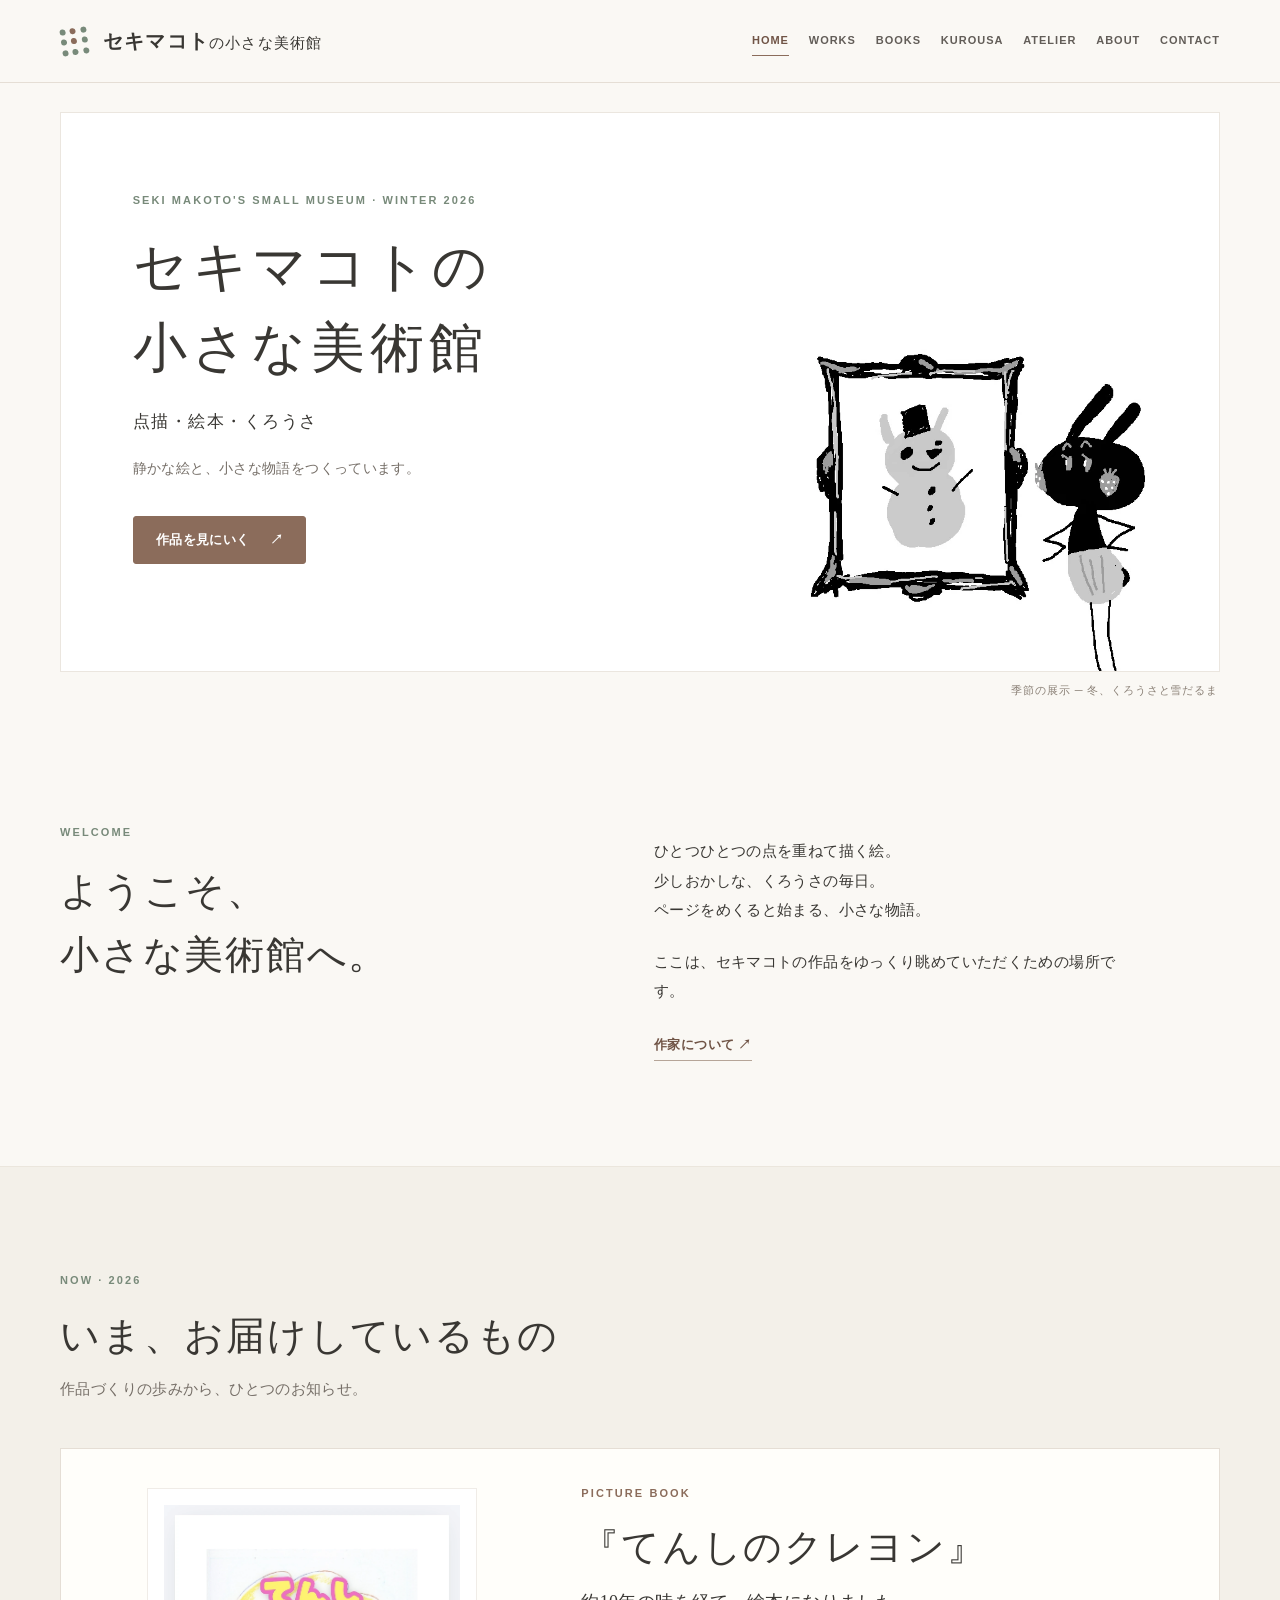
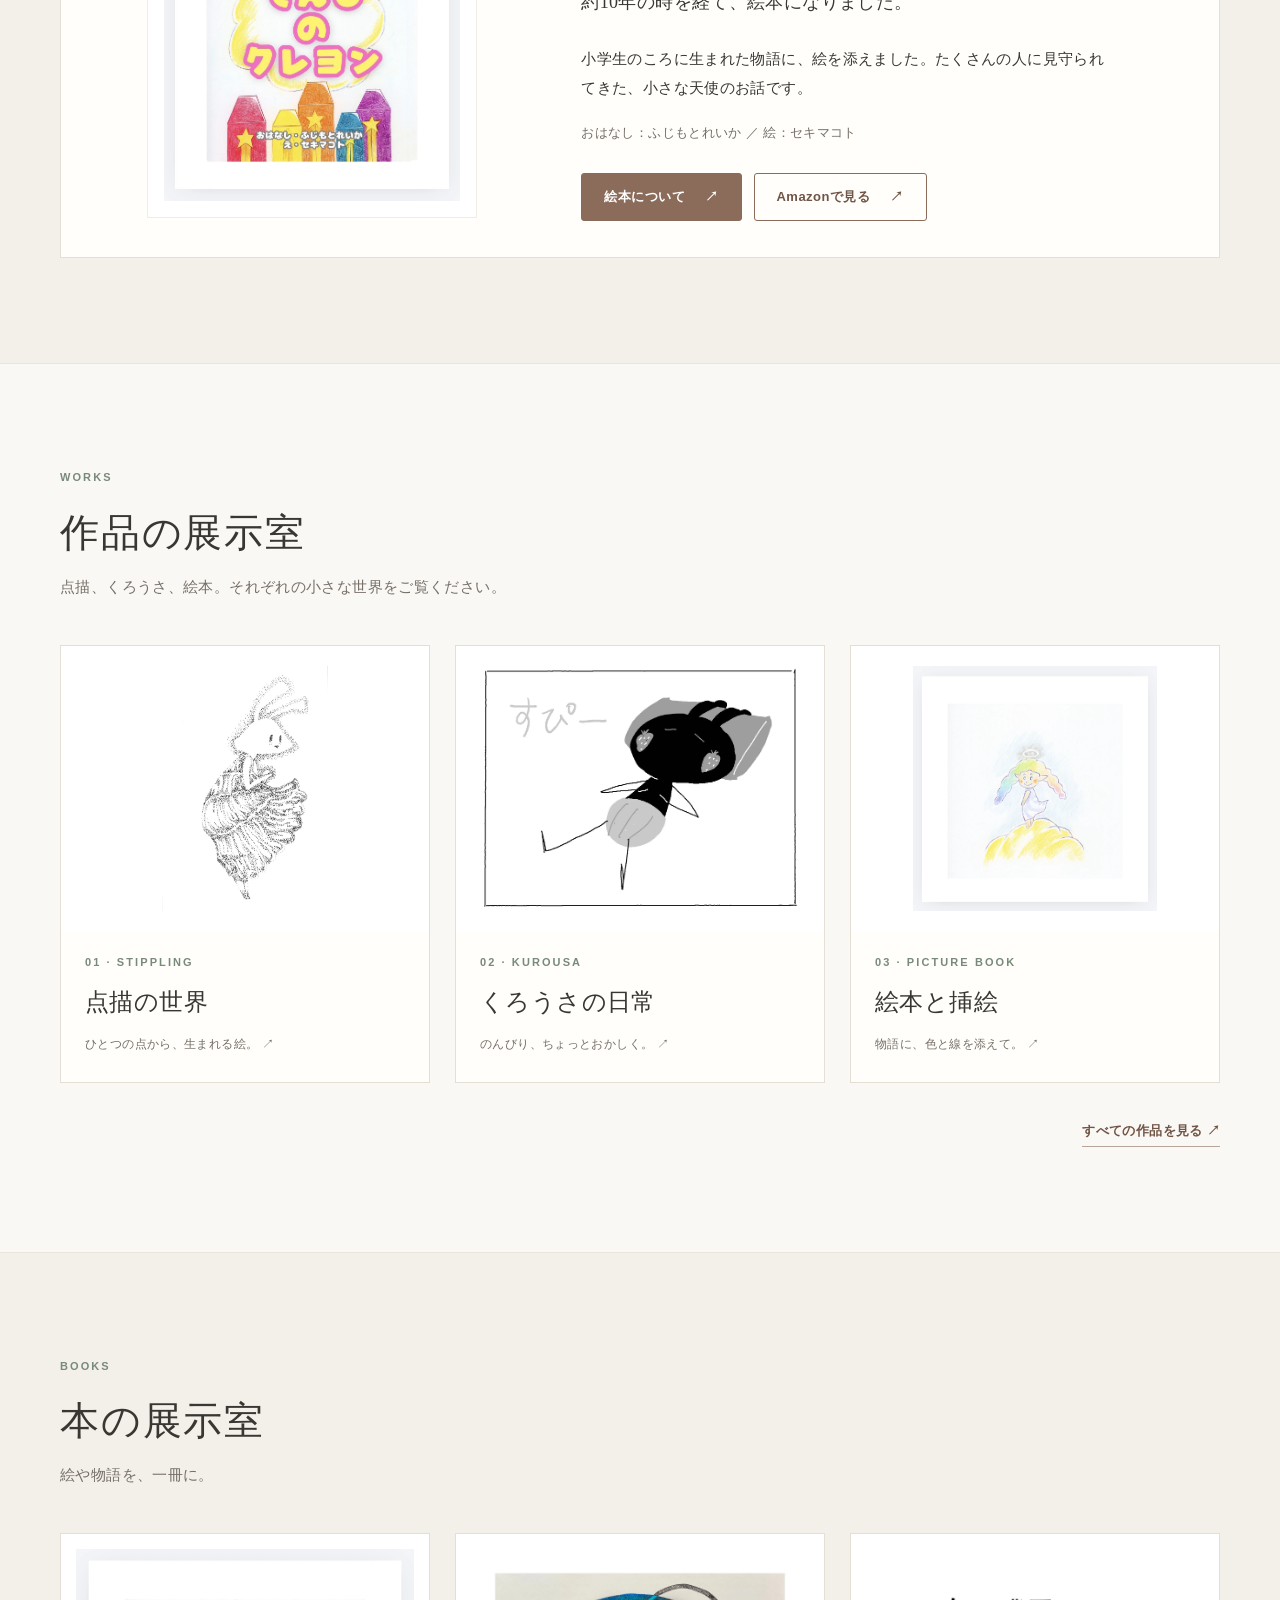
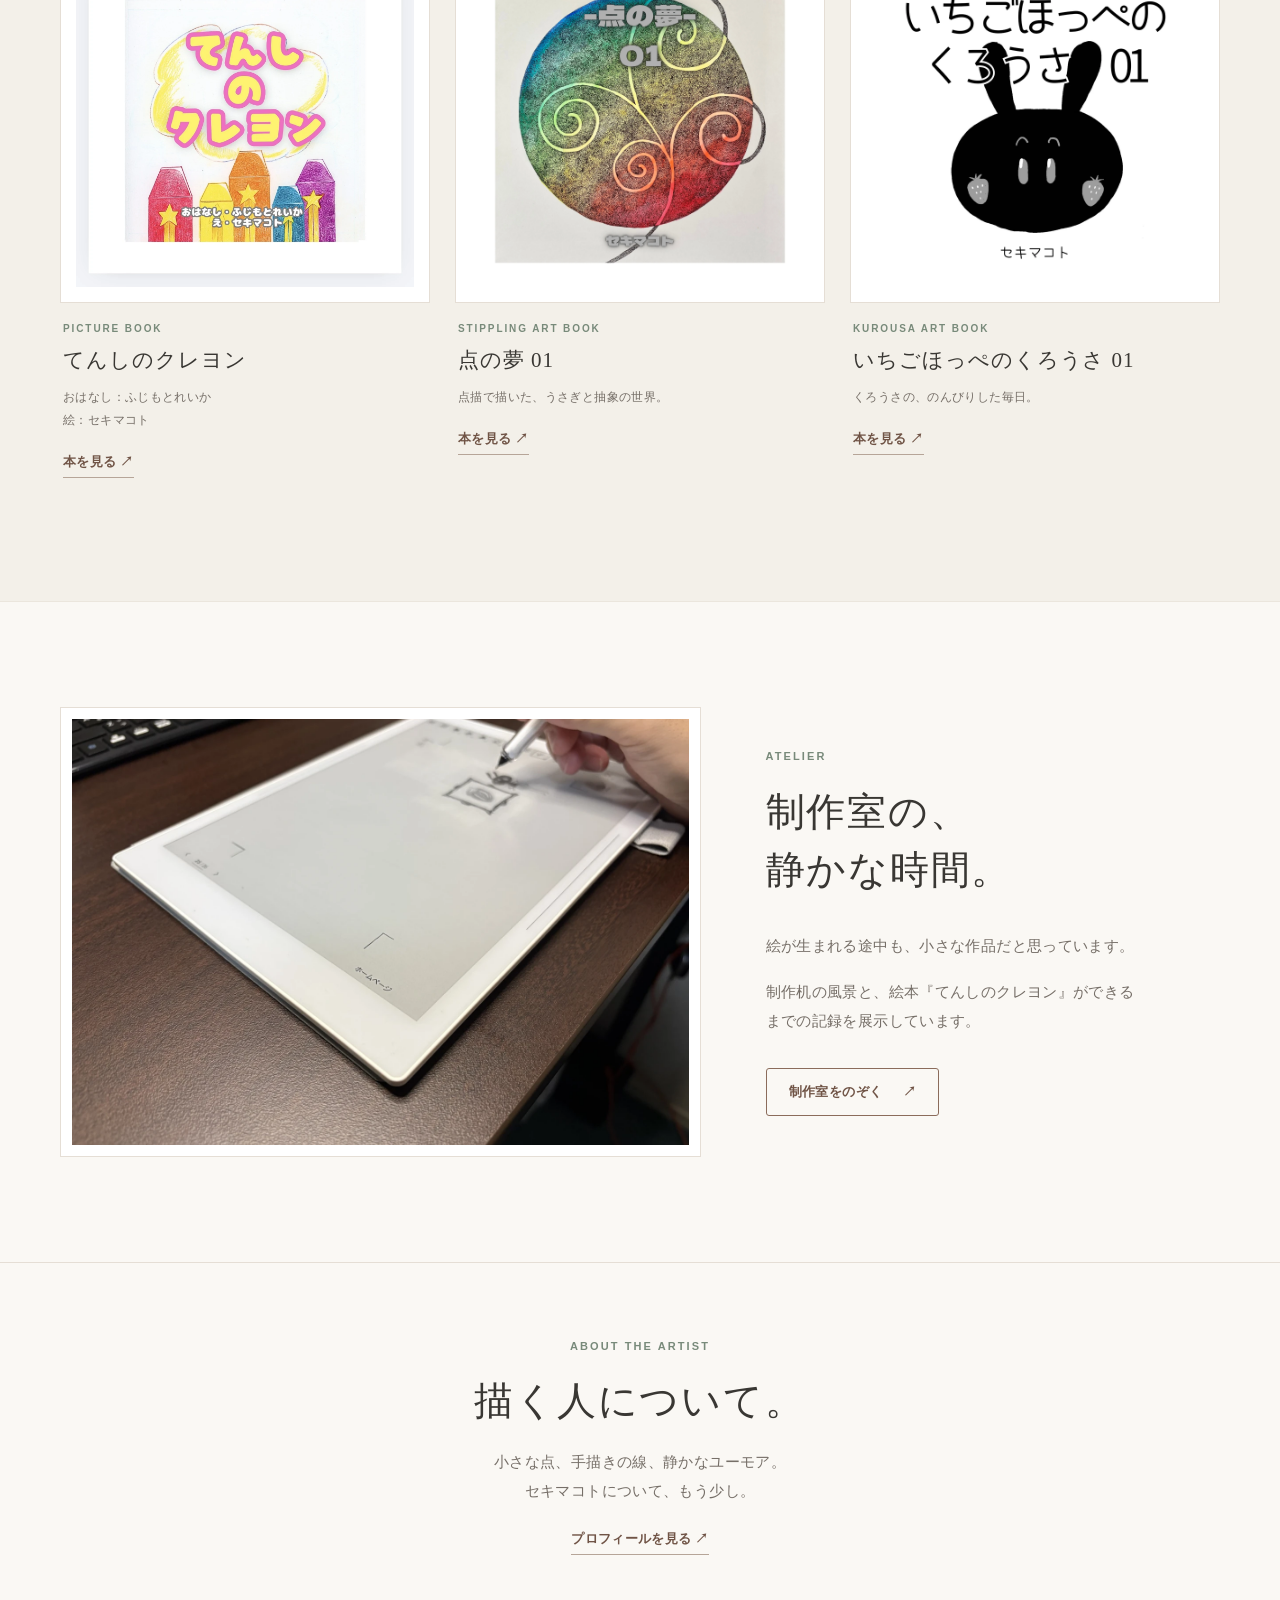
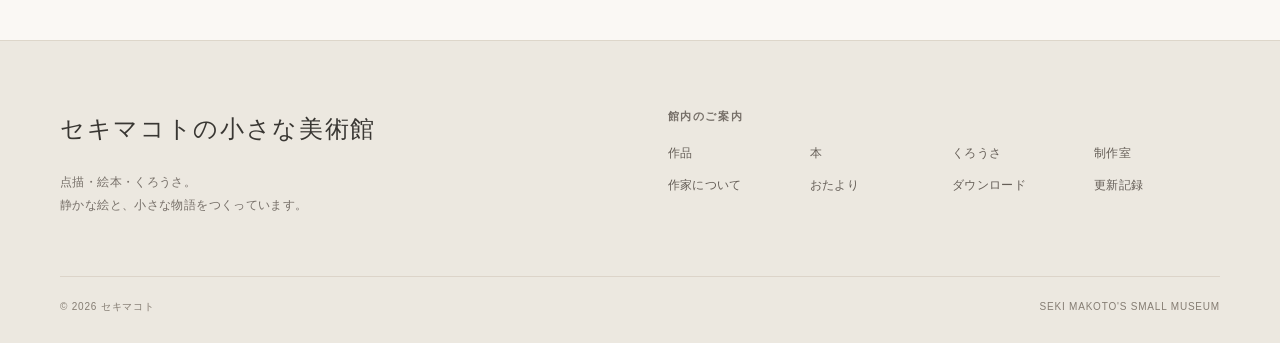
<file: index.html>
<!doctype html>
<html lang="ja">
<head>
  <meta charset="utf-8">
  <meta name="viewport" content="width=device-width, initial-scale=1">
  <meta name="theme-color" content="#f8f5ef">
  <meta name="description" content="点描、絵本、くろうさ。セキマコトの作品をゆっくり眺める、小さなオンライン美術館です。">
  <meta property="og:type" content="website">
  <meta property="og:locale" content="ja_JP">
  <meta property="og:site_name" content="セキマコトの小さな美術館">
  <meta property="og:title" content="ホーム｜セキマコトの小さな美術館">
  <meta property="og:description" content="点描、絵本、くろうさ。セキマコトの作品をゆっくり眺める、小さなオンライン美術館です。">
  <meta property="og:image" content="https://sekimakoto-official.pages.dev/images/seasons/hero-winter.webp">
  <meta property="og:url" content="https://sekimakoto-official.pages.dev/index.html">
  <link rel="canonical" href="https://sekimakoto-official.pages.dev/index.html">
  <link rel="icon" href="favicon.svg" type="image/svg+xml">
  <link rel="stylesheet" href="css/style.css">
  <script src="js/main.js" defer></script>
  <title>ホーム｜セキマコトの小さな美術館</title>
</head>
<body>
  <a class="skip-link" href="#main">本文へ移動</a>
  <header class="site-header" id="site-header">
    <div class="shell header-inner">
      <a class="brand" href="index.html" aria-label="セキマコトの小さな美術館 トップページへ">
        <span class="brand-mark" aria-hidden="true"><i></i><i></i><i></i><i></i><i></i><i></i><i></i><i></i><i></i></span>
        <span class="brand-name">セキマコト<span class="brand-small">の小さな美術館</span></span>
      </a>
      <button class="menu-toggle" type="button" aria-label="メニューを開く" aria-expanded="false" aria-controls="main-navigation"><span></span><span></span><span></span></button>
      <nav class="site-nav" id="main-navigation" aria-label="メインメニュー">
<a href="index.html" aria-current="page">HOME</a><a href="works.html">WORKS</a><a href="books.html">BOOKS</a><a href="kurousa.html">KUROUSA</a><a href="atelier.html">ATELIER</a><a href="about.html">ABOUT</a><a href="contact.html">CONTACT</a>      </nav>
    </div>
  </header>
  <main id="main">
<section class="hero-section"><div class="shell">
  <div class="hero-stage">
    <img src="images/seasons/hero-winter.webp" alt="くろうさが、額縁に入った雪だるまの絵を眺めている冬のイラスト" width="1862" height="1048" loading="eager" decoding="async" class="hero-art">
    <div class="hero-copy"><p class="eyebrow">SEKI MAKOTO'S SMALL MUSEUM · WINTER 2026</p><h1>セキマコトの<br>小さな美術館</h1><p class="hero-kicker">点描・絵本・くろうさ</p><p class="hero-description">静かな絵と、小さな物語をつくっています。</p><a class="button button-primary" href="works.html">作品を見にいく <span aria-hidden="true">↗</span></a></div>
  </div>
  <p class="hero-caption">季節の展示 ─ 冬、くろうさと雪だるま</p>
</div></section>
<section class="section welcome-section"><div class="shell intro-layout"><div><p class="eyebrow">WELCOME</p><h2 class="intro-title">ようこそ、<br>小さな美術館へ。</h2></div><div class="intro-text"><p>ひとつひとつの点を重ねて描く絵。<br>少しおかしな、くろうさの毎日。<br>ページをめくると始まる、小さな物語。</p><p>ここは、セキマコトの作品をゆっくり眺めていただくための場所です。</p><a class="inline-link" href="about.html">作家について <span aria-hidden="true">↗</span></a></div></div></section>
<section class="section section-quiet"><div class="shell"><div class="section-heading "><p class="eyebrow">NOW · 2026</p><h2>いま、お届けしているもの</h2><p class="section-intro">作品づくりの歩みから、ひとつのお知らせ。</p></div>
  <article class="feature-story"><div class="feature-image"><img src="images/books/tenshi-cover.webp" alt="絵本『てんしのクレヨン』の表紙" width="1290" height="1290" loading="lazy" decoding="async" class="book-cover-img"></div><div class="feature-copy"><p class="mini-label">PICTURE BOOK</p><h3>『てんしのクレヨン』</h3><p class="feature-sub">約10年の時を経て、絵本になりました。</p><p>小学生のころに生まれた物語に、絵を添えました。たくさんの人に見守られてきた、小さな天使のお話です。</p><p class="byline">おはなし：ふじもとれいか ／ 絵：セキマコト</p><div class="button-row"><a class="button button-primary" href="tenshi.html">絵本について <span aria-hidden="true">↗</span></a><a class="button button-outline" href="https://amzn.asia/d/0hpRTIs7" target="_blank" rel="noopener noreferrer">Amazonで見る <span aria-hidden="true">↗</span></a></div></div></article>
</div></section>
<section class="section"><div class="shell"><div class="section-heading "><p class="eyebrow">WORKS</p><h2>作品の展示室</h2><p class="section-intro">点描、くろうさ、絵本。それぞれの小さな世界をご覧ください。</p></div>
  <div class="feature-grid"><a class="feature-card" href="works.html#stippling"><span class="feature-card-media soft-paper"><img src="images/works/stippling-rabbit.webp" alt="点を重ねて描いたモノクロのうさぎ" width="1022" height="1500" loading="lazy" decoding="async" class=""></span><span class="feature-card-info"><span class="eyebrow">01 · STIPPLING</span><strong>点描の世界</strong><span>ひとつの点から、生まれる絵。 <span aria-hidden="true">↗</span></span></span></a>
  <a class="feature-card" href="works.html#kurousa"><span class="feature-card-media soft-paper"><img src="images/works/kurousa-nap.webp" alt="すぴー、と眠るくろうさ" width="1469" height="1126" loading="lazy" decoding="async" class=""></span><span class="feature-card-info"><span class="eyebrow">02 · KUROUSA</span><strong>くろうさの日常</strong><span>のんびり、ちょっとおかしく。 <span aria-hidden="true">↗</span></span></span></a>
  <a class="feature-card" href="works.html#picturebook"><span class="feature-card-media soft-paper"><img src="images/picturebook/tenshi-scene-01.webp" alt="絵本『てんしのクレヨン』より、雲の上の天使" width="1290" height="1297" loading="lazy" decoding="async" class=""></span><span class="feature-card-info"><span class="eyebrow">03 · PICTURE BOOK</span><strong>絵本と挿絵</strong><span>物語に、色と線を添えて。 <span aria-hidden="true">↗</span></span></span></a></div>
  <p class="section-link"><a class="inline-link" href="works.html">すべての作品を見る <span aria-hidden="true">↗</span></a></p>
</div></section>
<section class="section section-quiet"><div class="shell"><div class="section-heading "><p class="eyebrow">BOOKS</p><h2>本の展示室</h2><p class="section-intro">絵や物語を、一冊に。</p></div>
<div class="book-grid home-books"><article class="book-card"><a class="book-thumb" href="tenshi.html"><img src="images/books/tenshi-cover.webp" alt="てんしのクレヨン 表紙" width="1290" height="1290" loading="lazy" decoding="async" class="book-cover-img"></a><div><p class="eyebrow">PICTURE BOOK</p><h3>てんしのクレヨン</h3><p>おはなし：ふじもとれいか<br>絵：セキマコト</p><a class="inline-link" href="tenshi.html">本を見る ↗</a></div></article><article class="book-card"><a class="book-thumb" href="books.html#tennoyume"><img src="images/books/ten-no-yume01.webp" alt="点の夢 01 表紙" width="1500" height="1500" loading="lazy" decoding="async" class="book-cover-img"></a><div><p class="eyebrow">STIPPLING ART BOOK</p><h3>点の夢 01</h3><p>点描で描いた、うさぎと抽象の世界。</p><a class="inline-link" href="books.html#tennoyume">本を見る ↗</a></div></article><article class="book-card"><a class="book-thumb" href="books.html#kurousabook"><img src="images/books/kurousa01.webp" alt="いちごほっぺのくろうさ 01 表紙" width="1500" height="1500" loading="lazy" decoding="async" class="book-cover-img"></a><div><p class="eyebrow">KUROUSA ART BOOK</p><h3>いちごほっぺのくろうさ 01</h3><p>くろうさの、のんびりした毎日。</p><a class="inline-link" href="books.html#kurousabook">本を見る ↗</a></div></article></div>
</div></section>
<section class="section"><div class="shell atelier-feature"><div class="atelier-feature-image"><img src="images/atelier/atelier-now.webp" alt="机の上の電子ペーパーにペンで絵を描いている、現在の制作風景" width="1400" height="1050" loading="lazy" decoding="async" class=""></div><div class="atelier-feature-text"><p class="eyebrow">ATELIER</p><h2>制作室の、<br>静かな時間。</h2><p>絵が生まれる途中も、小さな作品だと思っています。</p><p>制作机の風景と、絵本『てんしのクレヨン』ができるまでの記録を展示しています。</p><a class="button button-outline" href="atelier.html">制作室をのぞく <span aria-hidden="true">↗</span></a></div></div></section>
<section class="section last-invite"><div class="shell center"><p class="eyebrow">ABOUT THE ARTIST</p><h2>描く人について。</h2><p>小さな点、手描きの線、静かなユーモア。<br>セキマコトについて、もう少し。</p><a class="inline-link" href="about.html">プロフィールを見る ↗</a></div></section>
</main>
  <footer class="site-footer">
    <div class="shell footer-inner">
      <div class="footer-about"><a class="footer-title" href="index.html">セキマコトの小さな美術館</a><p>点描・絵本・くろうさ。<br>静かな絵と、小さな物語をつくっています。</p></div>
      <div class="footer-links"><p class="footer-heading">館内のご案内</p><nav aria-label="フッターメニュー"><a href="works.html">作品</a><a href="books.html">本</a><a href="kurousa.html">くろうさ</a><a href="atelier.html">制作室</a><a href="about.html">作家について</a><a href="contact.html">おたより</a><a href="downloads.html">ダウンロード</a><a href="changelog.html">更新記録</a></nav></div>
    </div>
    <div class="shell footer-bottom"><span>© 2026 セキマコト</span><span>SEKI MAKOTO'S SMALL MUSEUM</span></div>
  </footer>
</body>
</html>
</file>
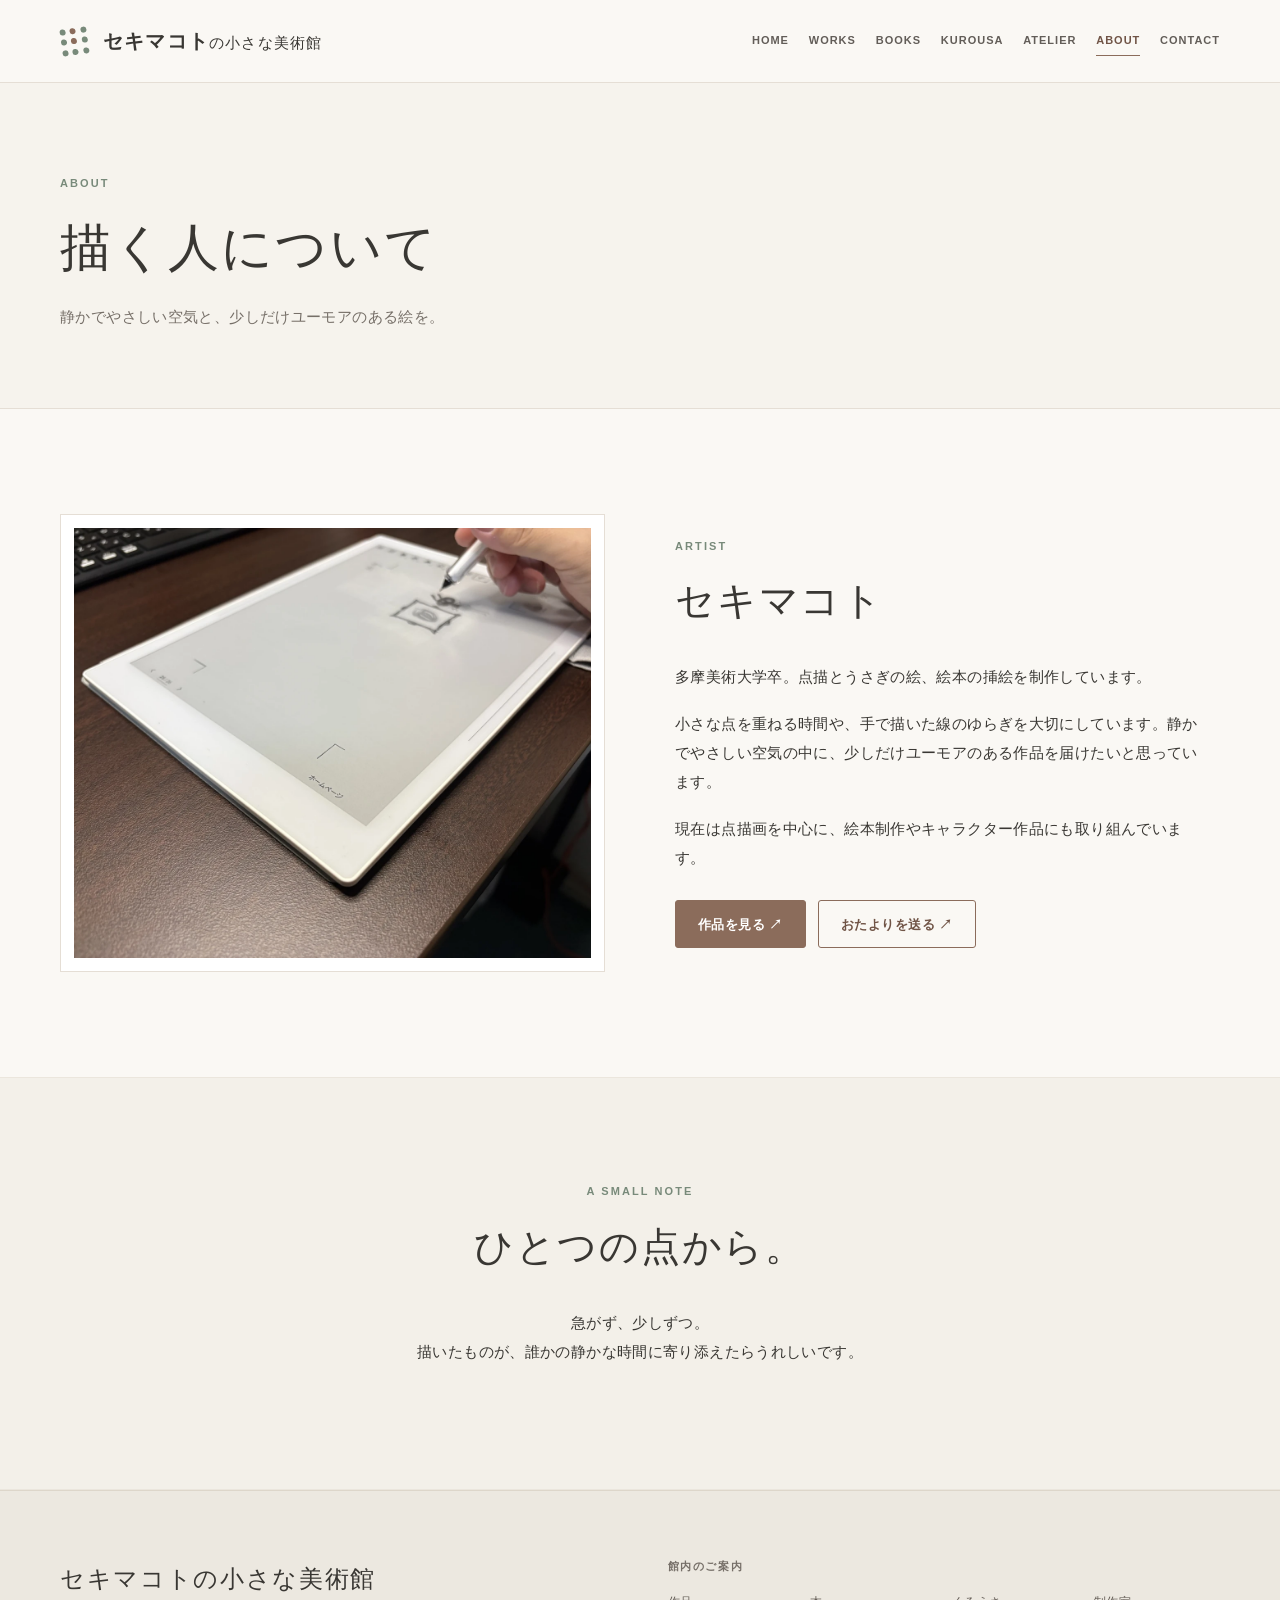
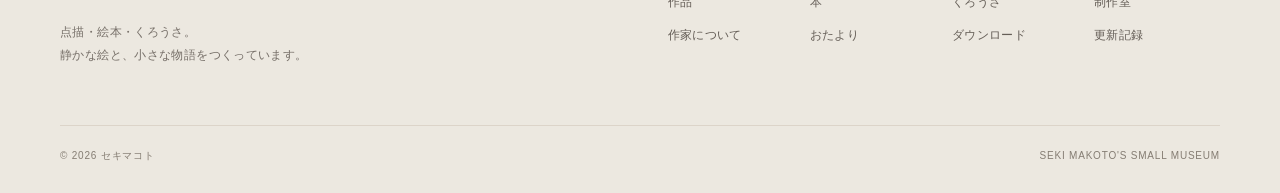
<file: about.html>
<!doctype html>
<html lang="ja">
<head>
  <meta charset="utf-8">
  <meta name="viewport" content="width=device-width, initial-scale=1">
  <meta name="theme-color" content="#f8f5ef">
  <meta name="description" content="作家セキマコトのプロフィール。点描、うさぎの絵、絵本の挿絵を制作しています。">
  <meta property="og:type" content="website">
  <meta property="og:locale" content="ja_JP">
  <meta property="og:site_name" content="セキマコトの小さな美術館">
  <meta property="og:title" content="作家について｜セキマコトの小さな美術館">
  <meta property="og:description" content="作家セキマコトのプロフィール。点描、うさぎの絵、絵本の挿絵を制作しています。">
  <meta property="og:image" content="https://sekimakoto-official.pages.dev/images/seasons/hero-autumn.webp">
  <meta property="og:url" content="https://sekimakoto-official.pages.dev/about.html">
  <link rel="canonical" href="https://sekimakoto-official.pages.dev/about.html">
  <link rel="icon" href="favicon.svg" type="image/svg+xml">
  <link rel="stylesheet" href="css/style.css">
  <script src="js/main.js" defer></script>
  <title>作家について｜セキマコトの小さな美術館</title>
</head>
<body>
  <a class="skip-link" href="#main">本文へ移動</a>
  <header class="site-header" id="site-header">
    <div class="shell header-inner">
      <a class="brand" href="index.html" aria-label="セキマコトの小さな美術館 トップページへ">
        <span class="brand-mark" aria-hidden="true"><i></i><i></i><i></i><i></i><i></i><i></i><i></i><i></i><i></i></span>
        <span class="brand-name">セキマコト<span class="brand-small">の小さな美術館</span></span>
      </a>
      <button class="menu-toggle" type="button" aria-label="メニューを開く" aria-expanded="false" aria-controls="main-navigation"><span></span><span></span><span></span></button>
      <nav class="site-nav" id="main-navigation" aria-label="メインメニュー">
<a href="index.html">HOME</a><a href="works.html">WORKS</a><a href="books.html">BOOKS</a><a href="kurousa.html">KUROUSA</a><a href="atelier.html">ATELIER</a><a href="about.html" aria-current="page">ABOUT</a><a href="contact.html">CONTACT</a>      </nav>
    </div>
  </header>
  <main id="main">
<section class="page-intro"><div class="shell"><p class="eyebrow">ABOUT</p><h1>描く人について</h1><p>静かでやさしい空気と、少しだけユーモアのある絵を。</p></div></section>
<section class="section"><div class="shell about-layout"><div class="about-image"><img src="images/atelier/atelier-now.webp" alt="ペンを持って制作している手元と、机の上の制作風景" width="1400" height="1050" loading="lazy" decoding="async" class=""></div><div class="about-copy"><p class="eyebrow">ARTIST</p><h2>セキマコト</h2><p>多摩美術大学卒。点描とうさぎの絵、絵本の挿絵を制作しています。</p><p>小さな点を重ねる時間や、手で描いた線のゆらぎを大切にしています。静かでやさしい空気の中に、少しだけユーモアのある作品を届けたいと思っています。</p><p>現在は点描画を中心に、絵本制作やキャラクター作品にも取り組んでいます。</p><div class="button-row"><a class="button button-primary" href="works.html">作品を見る ↗</a><a class="button button-outline" href="contact.html">おたよりを送る ↗</a></div></div></div></section>
<section class="section section-quiet"><div class="shell center small-section"><p class="eyebrow">A SMALL NOTE</p><h2>ひとつの点から。</h2><p>急がず、少しずつ。<br>描いたものが、誰かの静かな時間に寄り添えたらうれしいです。</p></div></section>
</main>
  <footer class="site-footer">
    <div class="shell footer-inner">
      <div class="footer-about"><a class="footer-title" href="index.html">セキマコトの小さな美術館</a><p>点描・絵本・くろうさ。<br>静かな絵と、小さな物語をつくっています。</p></div>
      <div class="footer-links"><p class="footer-heading">館内のご案内</p><nav aria-label="フッターメニュー"><a href="works.html">作品</a><a href="books.html">本</a><a href="kurousa.html">くろうさ</a><a href="atelier.html">制作室</a><a href="about.html">作家について</a><a href="contact.html">おたより</a><a href="downloads.html">ダウンロード</a><a href="changelog.html">更新記録</a></nav></div>
    </div>
    <div class="shell footer-bottom"><span>© 2026 セキマコト</span><span>SEKI MAKOTO'S SMALL MUSEUM</span></div>
  </footer>
</body>
</html>
</file>
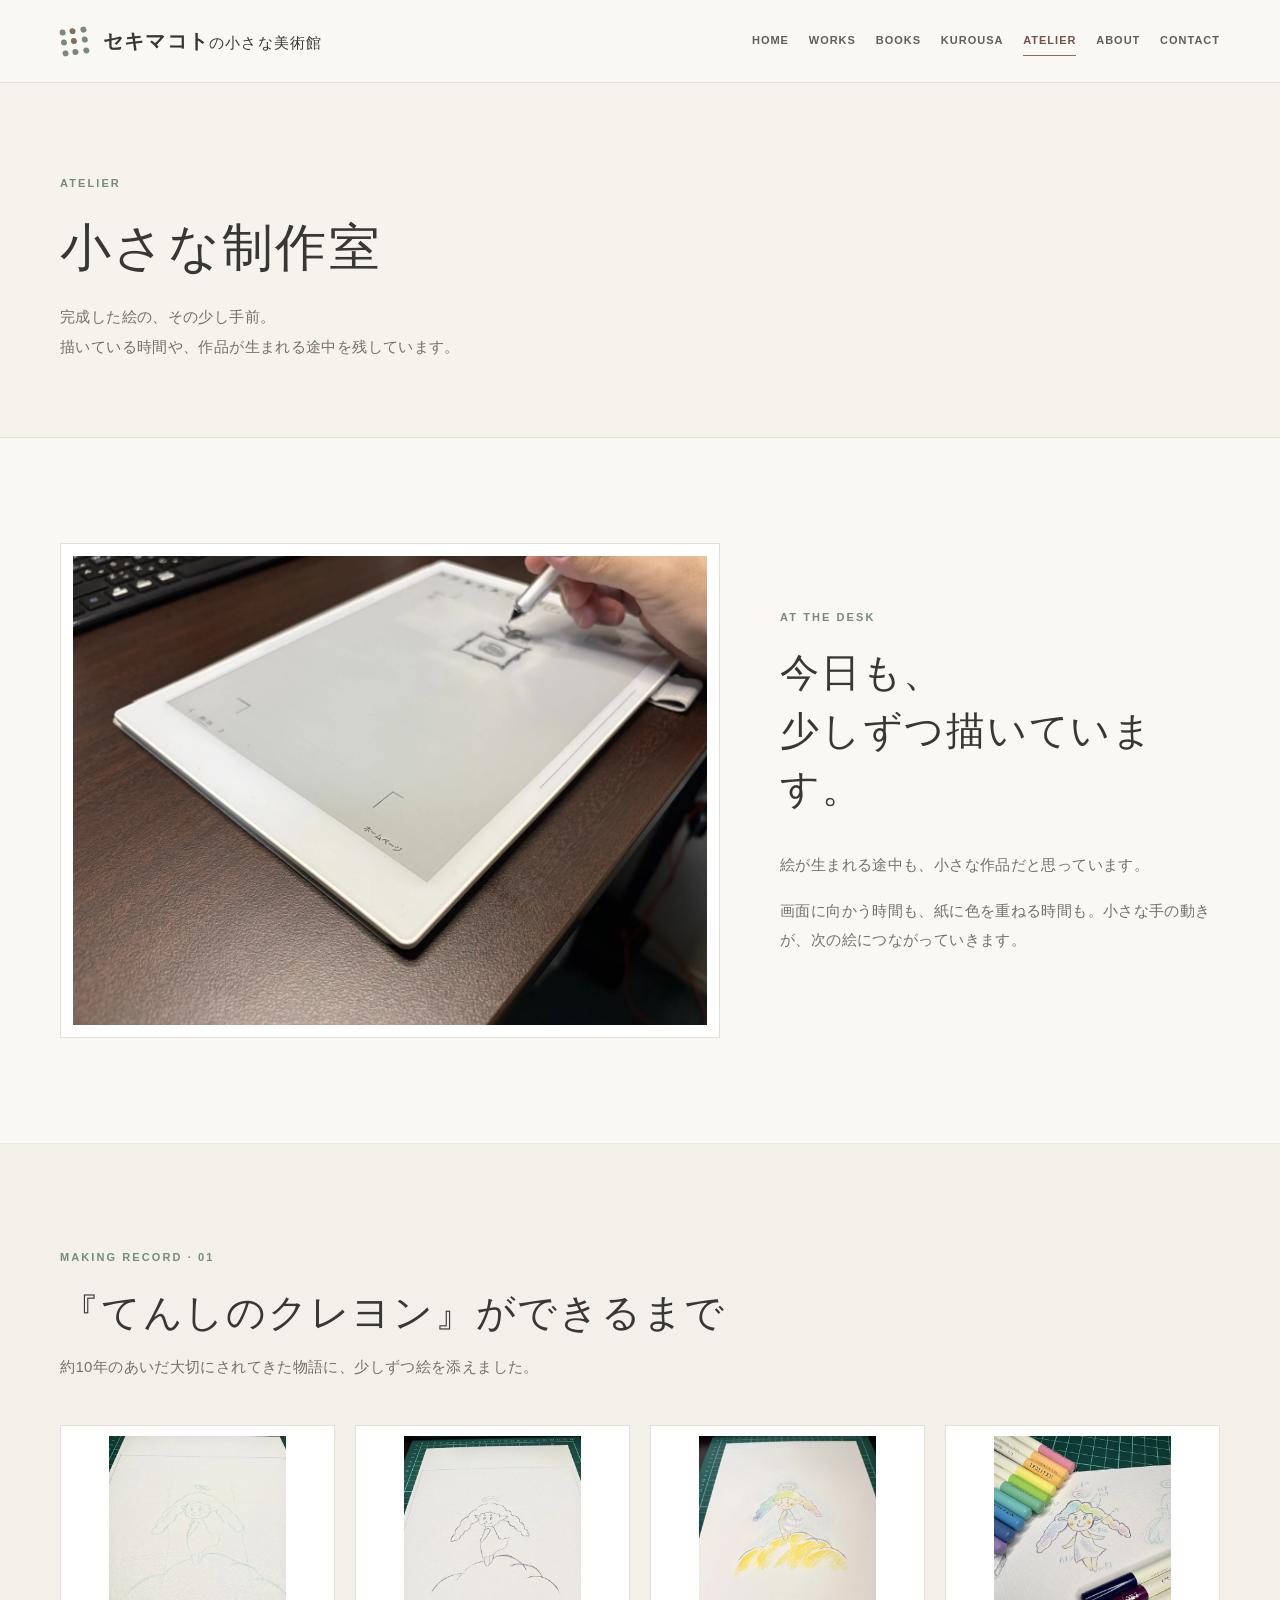
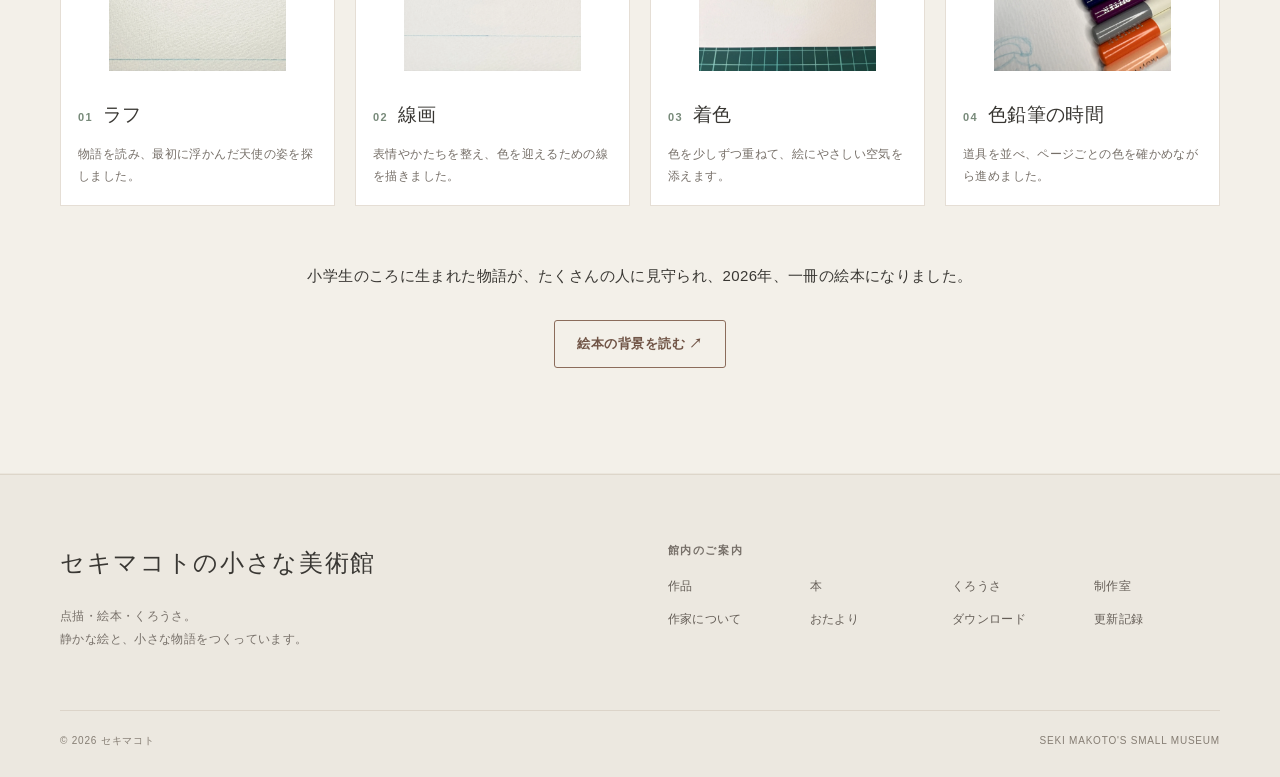
<file: atelier.html>
<!doctype html>
<html lang="ja">
<head>
  <meta charset="utf-8">
  <meta name="viewport" content="width=device-width, initial-scale=1">
  <meta name="theme-color" content="#f8f5ef">
  <meta name="description" content="セキマコトの制作風景と、絵本『てんしのクレヨン』の制作過程を展示しています。">
  <meta property="og:type" content="website">
  <meta property="og:locale" content="ja_JP">
  <meta property="og:site_name" content="セキマコトの小さな美術館">
  <meta property="og:title" content="制作室｜セキマコトの小さな美術館">
  <meta property="og:description" content="セキマコトの制作風景と、絵本『てんしのクレヨン』の制作過程を展示しています。">
  <meta property="og:image" content="https://sekimakoto-official.pages.dev/images/seasons/hero-autumn.webp">
  <meta property="og:url" content="https://sekimakoto-official.pages.dev/atelier.html">
  <link rel="canonical" href="https://sekimakoto-official.pages.dev/atelier.html">
  <link rel="icon" href="favicon.svg" type="image/svg+xml">
  <link rel="stylesheet" href="css/style.css">
  <script src="js/main.js" defer></script>
  <title>制作室｜セキマコトの小さな美術館</title>
</head>
<body>
  <a class="skip-link" href="#main">本文へ移動</a>
  <header class="site-header" id="site-header">
    <div class="shell header-inner">
      <a class="brand" href="index.html" aria-label="セキマコトの小さな美術館 トップページへ">
        <span class="brand-mark" aria-hidden="true"><i></i><i></i><i></i><i></i><i></i><i></i><i></i><i></i><i></i></span>
        <span class="brand-name">セキマコト<span class="brand-small">の小さな美術館</span></span>
      </a>
      <button class="menu-toggle" type="button" aria-label="メニューを開く" aria-expanded="false" aria-controls="main-navigation"><span></span><span></span><span></span></button>
      <nav class="site-nav" id="main-navigation" aria-label="メインメニュー">
<a href="index.html">HOME</a><a href="works.html">WORKS</a><a href="books.html">BOOKS</a><a href="kurousa.html">KUROUSA</a><a href="atelier.html" aria-current="page">ATELIER</a><a href="about.html">ABOUT</a><a href="contact.html">CONTACT</a>      </nav>
    </div>
  </header>
  <main id="main">
<section class="page-intro"><div class="shell"><p class="eyebrow">ATELIER</p><h1>小さな制作室</h1><p>完成した絵の、その少し手前。<br>描いている時間や、作品が生まれる途中を残しています。</p></div></section>
<section class="section"><div class="shell atelier-now"><div class="atelier-now-photo"><img src="images/atelier/atelier-now.webp" alt="制作机の上で、電子ペーパーにペンで描いている手元" width="1400" height="1050" loading="lazy" decoding="async" class=""></div><div class="atelier-now-copy"><p class="eyebrow">AT THE DESK</p><h2>今日も、<br>少しずつ描いています。</h2><p>絵が生まれる途中も、小さな作品だと思っています。</p><p>画面に向かう時間も、紙に色を重ねる時間も。小さな手の動きが、次の絵につながっていきます。</p></div></div></section>
<section class="section section-quiet" id="tenshi-making"><div class="shell"><div class="section-heading "><p class="eyebrow">MAKING RECORD · 01</p><h2>『てんしのクレヨン』ができるまで</h2><p class="section-intro">約10年のあいだ大切にされてきた物語に、少しずつ絵を添えました。</p></div>
<div class="making-grid"><figure class="making-step"><div class="making-image"><img src="images/atelier/tenshi-00-rough.webp" alt="てんしのクレヨンのラフスケッチ" width="1125" height="1500" loading="lazy" decoding="async" class=""></div><figcaption><span>01</span><strong>ラフ</strong><p>物語を読み、最初に浮かんだ天使の姿を探しました。</p></figcaption></figure><figure class="making-step"><div class="making-image"><img src="images/atelier/tenshi-01-line.webp" alt="てんしのクレヨンの線画" width="1125" height="1500" loading="lazy" decoding="async" class=""></div><figcaption><span>02</span><strong>線画</strong><p>表情やかたちを整え、色を迎えるための線を描きました。</p></figcaption></figure><figure class="making-step"><div class="making-image"><img src="images/atelier/tenshi-02-color.webp" alt="てんしのクレヨンの着色過程" width="1125" height="1500" loading="lazy" decoding="async" class=""></div><figcaption><span>03</span><strong>着色</strong><p>色を少しずつ重ねて、絵にやさしい空気を添えます。</p></figcaption></figure><figure class="making-step"><div class="making-image"><img src="images/atelier/tenshi-03-pencils.webp" alt="色鉛筆と、てんしのクレヨンの制作途中の絵" width="1125" height="1500" loading="lazy" decoding="async" class=""></div><figcaption><span>04</span><strong>色鉛筆の時間</strong><p>道具を並べ、ページごとの色を確かめながら進めました。</p></figcaption></figure></div>
<div class="atelier-note"><p>小学生のころに生まれた物語が、たくさんの人に見守られ、2026年、一冊の絵本になりました。</p><a class="button button-outline" href="tenshi.html">絵本の背景を読む ↗</a></div>
</div></section>
</main>
  <footer class="site-footer">
    <div class="shell footer-inner">
      <div class="footer-about"><a class="footer-title" href="index.html">セキマコトの小さな美術館</a><p>点描・絵本・くろうさ。<br>静かな絵と、小さな物語をつくっています。</p></div>
      <div class="footer-links"><p class="footer-heading">館内のご案内</p><nav aria-label="フッターメニュー"><a href="works.html">作品</a><a href="books.html">本</a><a href="kurousa.html">くろうさ</a><a href="atelier.html">制作室</a><a href="about.html">作家について</a><a href="contact.html">おたより</a><a href="downloads.html">ダウンロード</a><a href="changelog.html">更新記録</a></nav></div>
    </div>
    <div class="shell footer-bottom"><span>© 2026 セキマコト</span><span>SEKI MAKOTO'S SMALL MUSEUM</span></div>
  </footer>
</body>
</html>
</file>
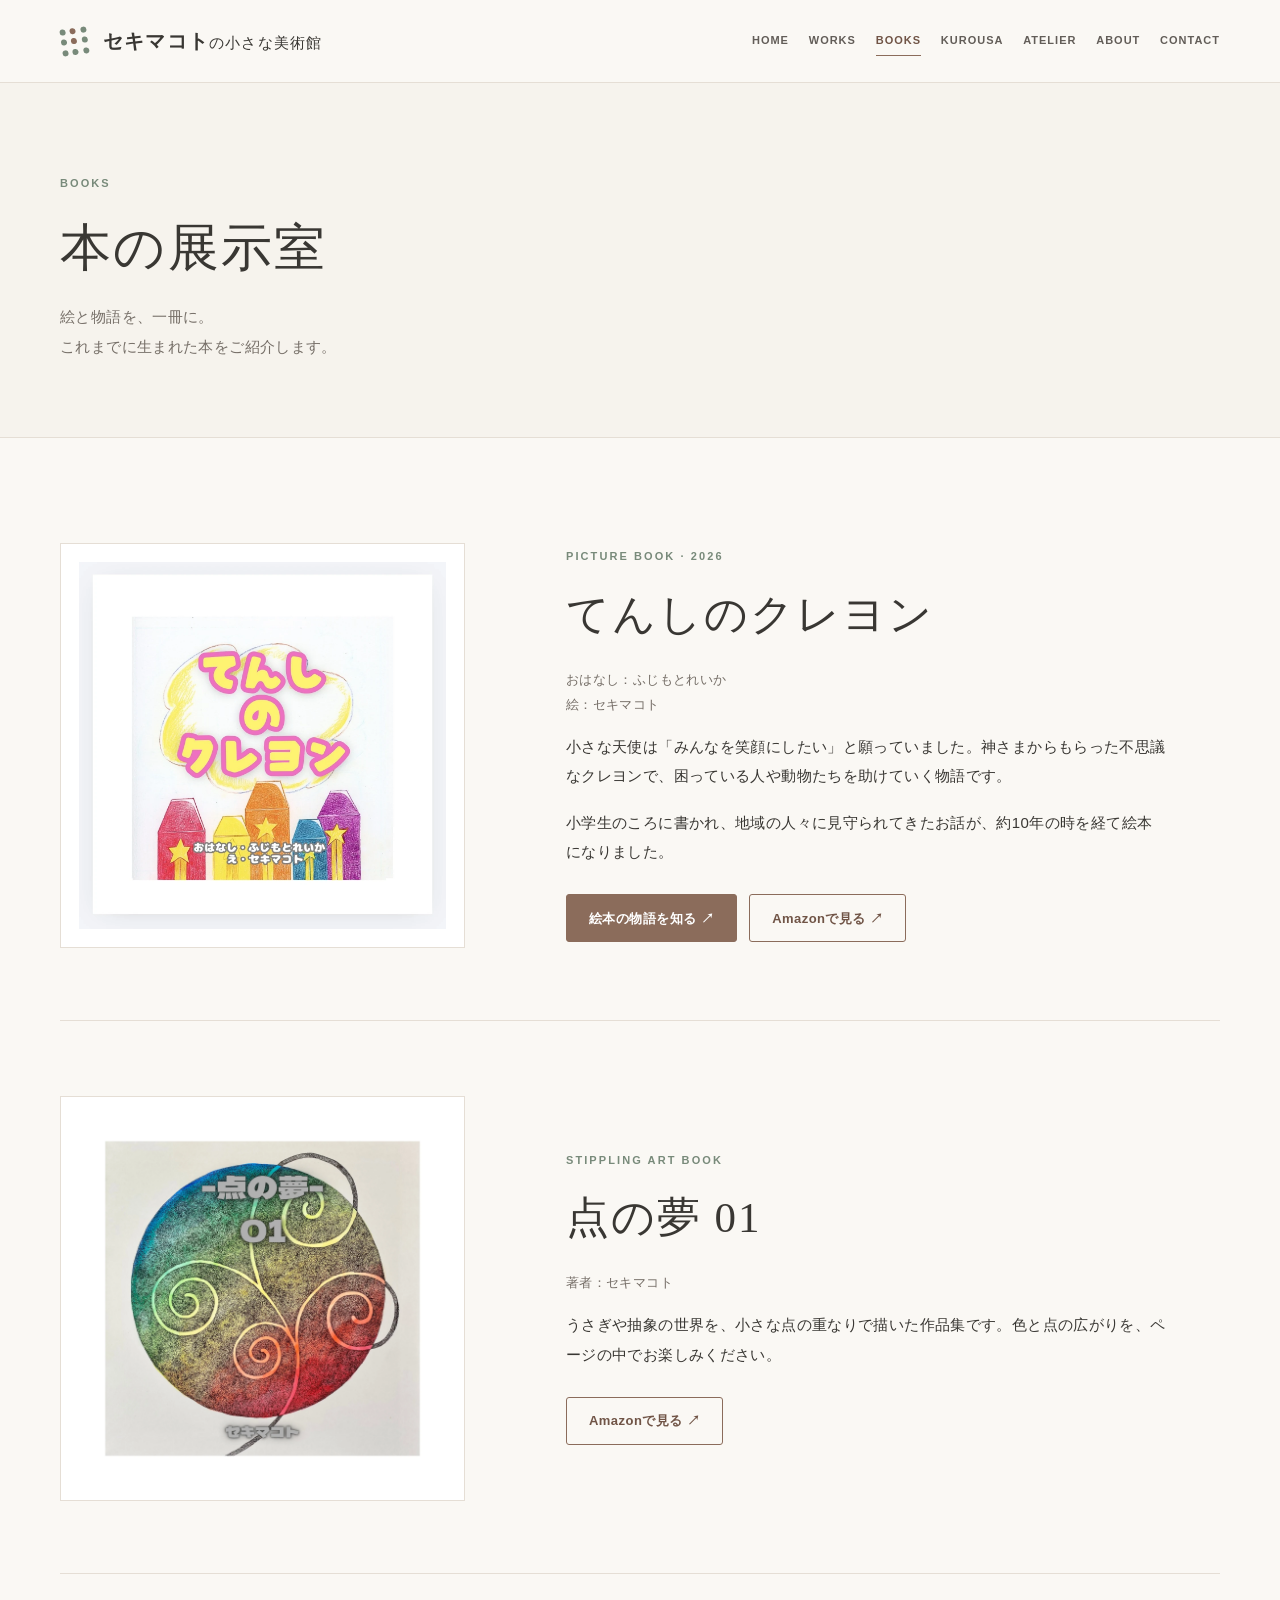
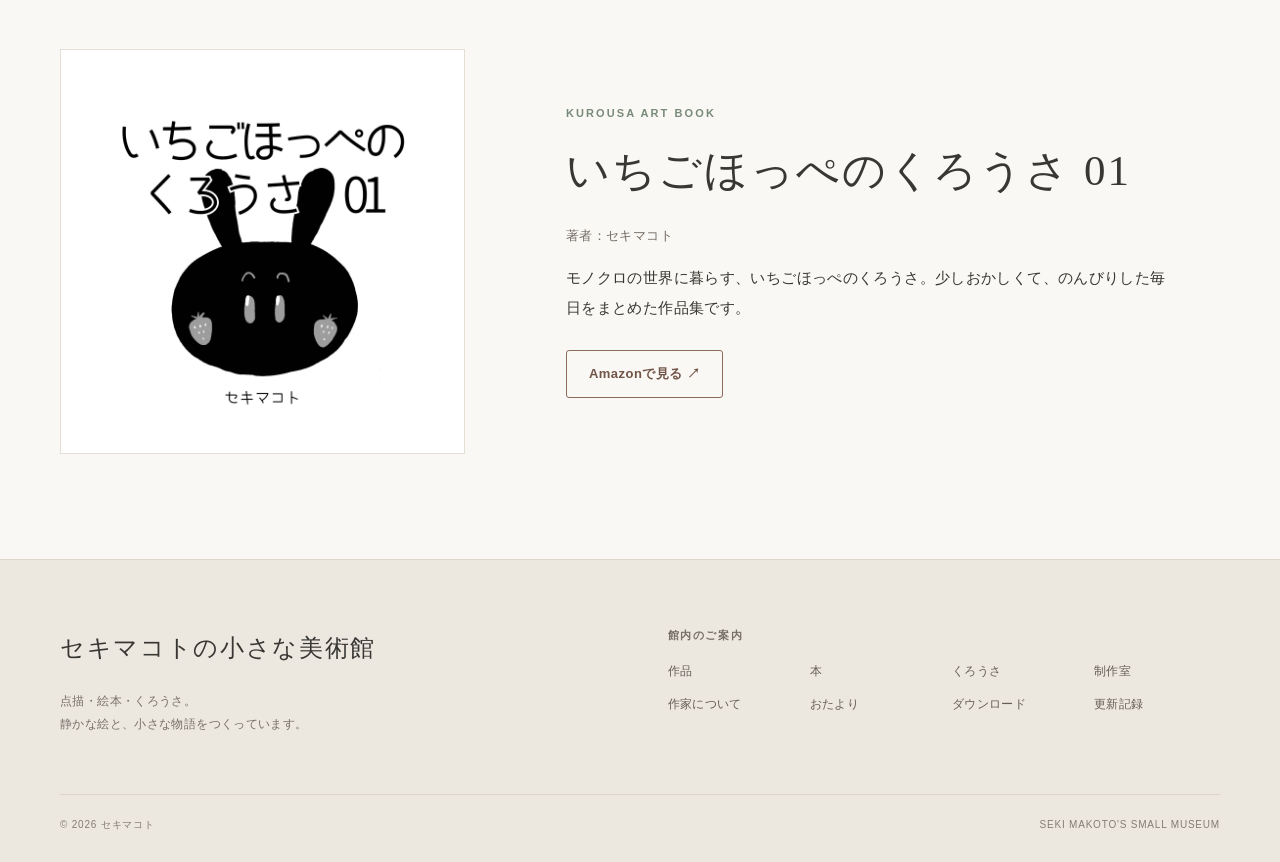
<file: books.html>
<!doctype html>
<html lang="ja">
<head>
  <meta charset="utf-8">
  <meta name="viewport" content="width=device-width, initial-scale=1">
  <meta name="theme-color" content="#f8f5ef">
  <meta name="description" content="絵本『てんしのクレヨン』、点描画集『点の夢 01』、くろうさの作品集をご紹介します。">
  <meta property="og:type" content="website">
  <meta property="og:locale" content="ja_JP">
  <meta property="og:site_name" content="セキマコトの小さな美術館">
  <meta property="og:title" content="本｜セキマコトの小さな美術館">
  <meta property="og:description" content="絵本『てんしのクレヨン』、点描画集『点の夢 01』、くろうさの作品集をご紹介します。">
  <meta property="og:image" content="https://sekimakoto-official.pages.dev/images/seasons/hero-autumn.webp">
  <meta property="og:url" content="https://sekimakoto-official.pages.dev/books.html">
  <link rel="canonical" href="https://sekimakoto-official.pages.dev/books.html">
  <link rel="icon" href="favicon.svg" type="image/svg+xml">
  <link rel="stylesheet" href="css/style.css">
  <script src="js/main.js" defer></script>
  <title>本｜セキマコトの小さな美術館</title>
</head>
<body>
  <a class="skip-link" href="#main">本文へ移動</a>
  <header class="site-header" id="site-header">
    <div class="shell header-inner">
      <a class="brand" href="index.html" aria-label="セキマコトの小さな美術館 トップページへ">
        <span class="brand-mark" aria-hidden="true"><i></i><i></i><i></i><i></i><i></i><i></i><i></i><i></i><i></i></span>
        <span class="brand-name">セキマコト<span class="brand-small">の小さな美術館</span></span>
      </a>
      <button class="menu-toggle" type="button" aria-label="メニューを開く" aria-expanded="false" aria-controls="main-navigation"><span></span><span></span><span></span></button>
      <nav class="site-nav" id="main-navigation" aria-label="メインメニュー">
<a href="index.html">HOME</a><a href="works.html">WORKS</a><a href="books.html" aria-current="page">BOOKS</a><a href="kurousa.html">KUROUSA</a><a href="atelier.html">ATELIER</a><a href="about.html">ABOUT</a><a href="contact.html">CONTACT</a>      </nav>
    </div>
  </header>
  <main id="main">
<section class="page-intro"><div class="shell"><p class="eyebrow">BOOKS</p><h1>本の展示室</h1><p>絵と物語を、一冊に。<br>これまでに生まれた本をご紹介します。</p></div></section>
<section class="section"><div class="shell"><div class="book-detail" id="tenshi"><div class="book-detail-art"><img src="images/books/tenshi-cover.webp" alt="絵本『てんしのクレヨン』の表紙" width="1290" height="1290" loading="lazy" decoding="async" class="book-cover-img"></div><div class="book-detail-copy"><p class="eyebrow">PICTURE BOOK · 2026</p><h2>てんしのクレヨン</h2><p class="byline">おはなし：ふじもとれいか<br>絵：セキマコト</p><p>小さな天使は「みんなを笑顔にしたい」と願っていました。神さまからもらった不思議なクレヨンで、困っている人や動物たちを助けていく物語です。</p><p>小学生のころに書かれ、地域の人々に見守られてきたお話が、約10年の時を経て絵本になりました。</p><div class="button-row"><a class="button button-primary" href="tenshi.html">絵本の物語を知る ↗</a><a class="button button-outline" href="https://amzn.asia/d/0hpRTIs7" target="_blank" rel="noopener noreferrer">Amazonで見る ↗</a></div></div></div>
<div class="book-detail" id="tennoyume"><div class="book-detail-art"><img src="images/books/ten-no-yume01.webp" alt="点の夢 01 表紙" width="1500" height="1500" loading="lazy" decoding="async" class="book-cover-img"></div><div class="book-detail-copy"><p class="eyebrow">STIPPLING ART BOOK</p><h2>点の夢 01</h2><p class="byline">著者：セキマコト</p><p>うさぎや抽象の世界を、小さな点の重なりで描いた作品集です。色と点の広がりを、ページの中でお楽しみください。</p><div class="button-row"><a class="button button-outline" href="https://amzn.asia/d/0ikoPAyY" target="_blank" rel="noopener noreferrer">Amazonで見る ↗</a></div></div></div>
<div class="book-detail" id="kurousabook"><div class="book-detail-art"><img src="images/books/kurousa01.webp" alt="いちごほっぺのくろうさ 01 表紙" width="1500" height="1500" loading="lazy" decoding="async" class="book-cover-img"></div><div class="book-detail-copy"><p class="eyebrow">KUROUSA ART BOOK</p><h2>いちごほっぺのくろうさ 01</h2><p class="byline">著者：セキマコト</p><p>モノクロの世界に暮らす、いちごほっぺのくろうさ。少しおかしくて、のんびりした毎日をまとめた作品集です。</p><div class="button-row"><a class="button button-outline" href="https://amzn.asia/d/07u2csC7" target="_blank" rel="noopener noreferrer">Amazonで見る ↗</a></div></div></div>
</div></section>
</main>
  <footer class="site-footer">
    <div class="shell footer-inner">
      <div class="footer-about"><a class="footer-title" href="index.html">セキマコトの小さな美術館</a><p>点描・絵本・くろうさ。<br>静かな絵と、小さな物語をつくっています。</p></div>
      <div class="footer-links"><p class="footer-heading">館内のご案内</p><nav aria-label="フッターメニュー"><a href="works.html">作品</a><a href="books.html">本</a><a href="kurousa.html">くろうさ</a><a href="atelier.html">制作室</a><a href="about.html">作家について</a><a href="contact.html">おたより</a><a href="downloads.html">ダウンロード</a><a href="changelog.html">更新記録</a></nav></div>
    </div>
    <div class="shell footer-bottom"><span>© 2026 セキマコト</span><span>SEKI MAKOTO'S SMALL MUSEUM</span></div>
  </footer>
</body>
</html>
</file>
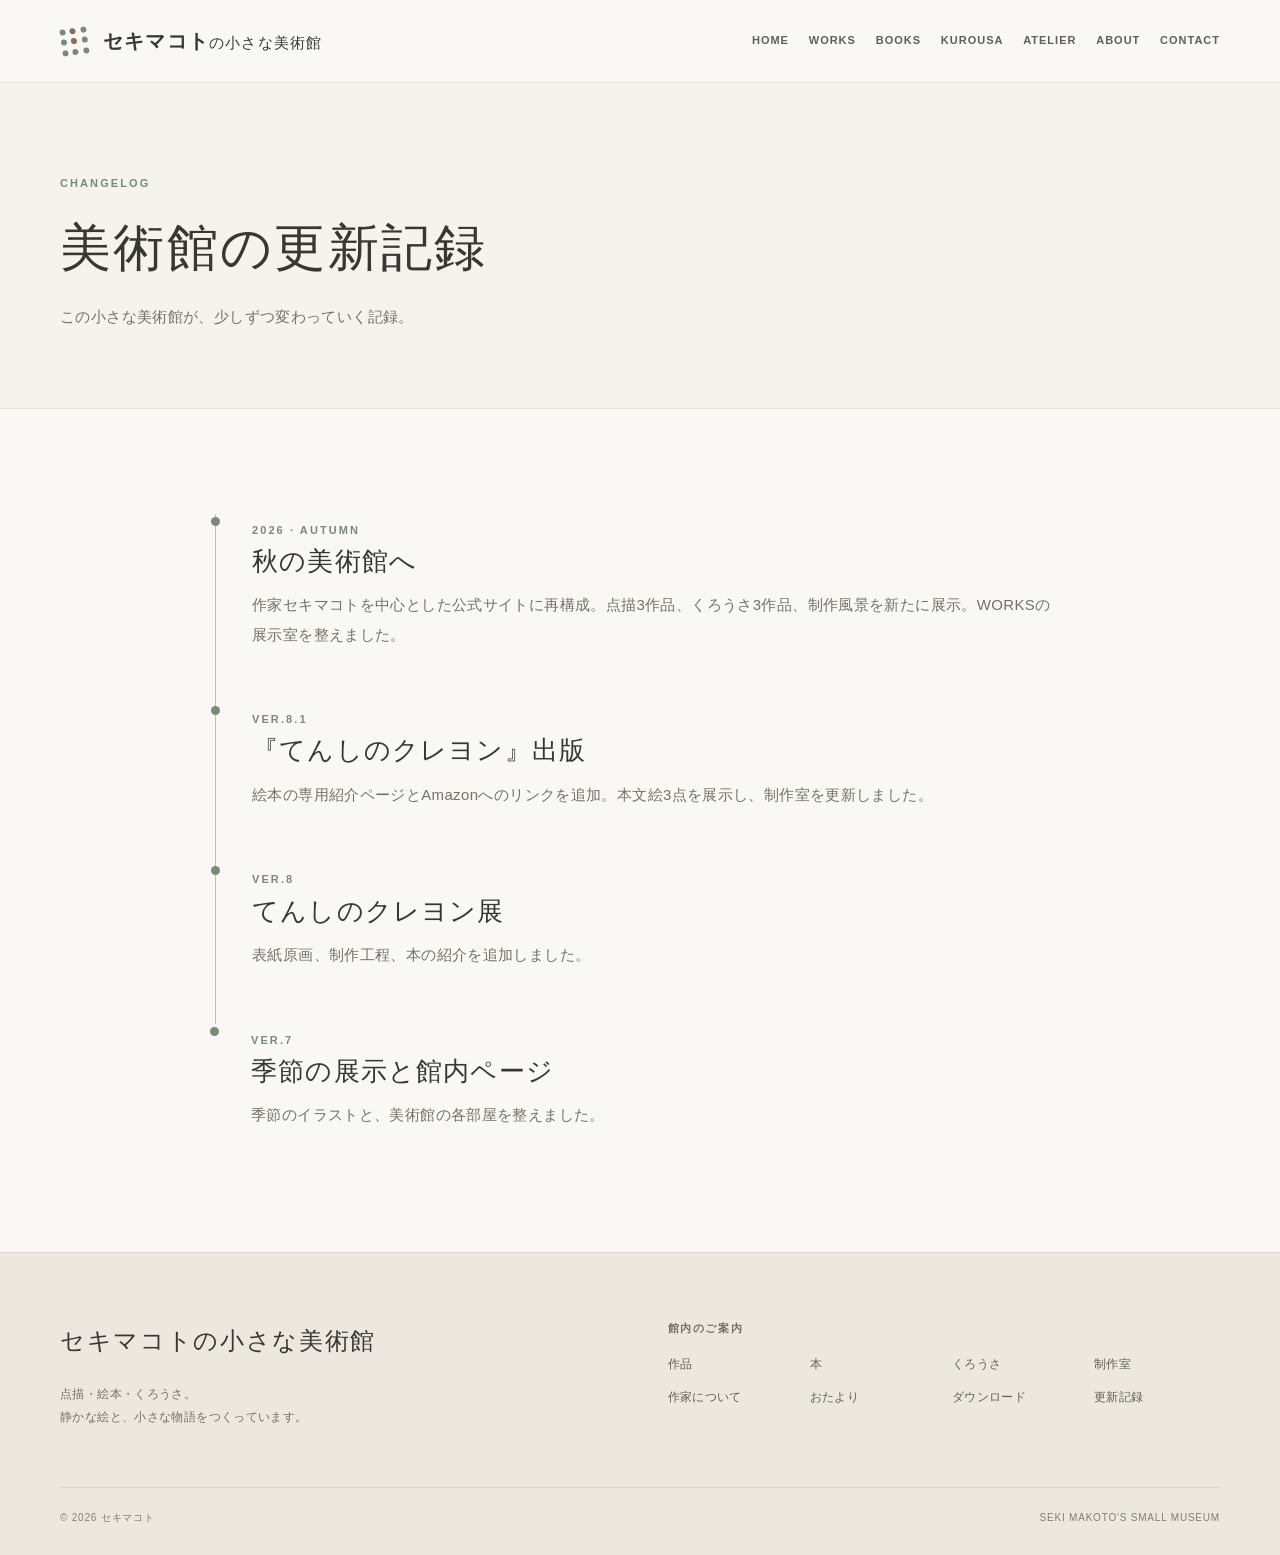
<file: changelog.html>
<!doctype html>
<html lang="ja">
<head>
  <meta charset="utf-8">
  <meta name="viewport" content="width=device-width, initial-scale=1">
  <meta name="theme-color" content="#f8f5ef">
  <meta name="description" content="セキマコトの小さな美術館の更新履歴。">
  <meta property="og:type" content="website">
  <meta property="og:locale" content="ja_JP">
  <meta property="og:site_name" content="セキマコトの小さな美術館">
  <meta property="og:title" content="更新記録｜セキマコトの小さな美術館">
  <meta property="og:description" content="セキマコトの小さな美術館の更新履歴。">
  <meta property="og:image" content="https://sekimakoto-official.pages.dev/images/seasons/hero-autumn.webp">
  <meta property="og:url" content="https://sekimakoto-official.pages.dev/changelog.html">
  <link rel="canonical" href="https://sekimakoto-official.pages.dev/changelog.html">
  <link rel="icon" href="favicon.svg" type="image/svg+xml">
  <link rel="stylesheet" href="css/style.css">
  <script src="js/main.js" defer></script>
  <title>更新記録｜セキマコトの小さな美術館</title>
</head>
<body>
  <a class="skip-link" href="#main">本文へ移動</a>
  <header class="site-header" id="site-header">
    <div class="shell header-inner">
      <a class="brand" href="index.html" aria-label="セキマコトの小さな美術館 トップページへ">
        <span class="brand-mark" aria-hidden="true"><i></i><i></i><i></i><i></i><i></i><i></i><i></i><i></i><i></i></span>
        <span class="brand-name">セキマコト<span class="brand-small">の小さな美術館</span></span>
      </a>
      <button class="menu-toggle" type="button" aria-label="メニューを開く" aria-expanded="false" aria-controls="main-navigation"><span></span><span></span><span></span></button>
      <nav class="site-nav" id="main-navigation" aria-label="メインメニュー">
<a href="index.html">HOME</a><a href="works.html">WORKS</a><a href="books.html">BOOKS</a><a href="kurousa.html">KUROUSA</a><a href="atelier.html">ATELIER</a><a href="about.html">ABOUT</a><a href="contact.html">CONTACT</a>      </nav>
    </div>
  </header>
  <main id="main"><section class="page-intro"><div class="shell"><p class="eyebrow">CHANGELOG</p><h1>美術館の更新記録</h1><p>この小さな美術館が、少しずつ変わっていく記録。</p></div></section><section class="section"><div class="shell timeline"><article><span class="eyebrow">2026 · AUTUMN</span><h2>秋の美術館へ</h2><p>作家セキマコトを中心とした公式サイトに再構成。点描3作品、くろうさ3作品、制作風景を新たに展示。WORKSの展示室を整えました。</p></article><article><span class="eyebrow">VER.8.1</span><h2>『てんしのクレヨン』出版</h2><p>絵本の専用紹介ページとAmazonへのリンクを追加。本文絵3点を展示し、制作室を更新しました。</p></article><article><span class="eyebrow">VER.8</span><h2>てんしのクレヨン展</h2><p>表紙原画、制作工程、本の紹介を追加しました。</p></article><article><span class="eyebrow">VER.7</span><h2>季節の展示と館内ページ</h2><p>季節のイラストと、美術館の各部屋を整えました。</p></article></div></section></main>
  <footer class="site-footer">
    <div class="shell footer-inner">
      <div class="footer-about"><a class="footer-title" href="index.html">セキマコトの小さな美術館</a><p>点描・絵本・くろうさ。<br>静かな絵と、小さな物語をつくっています。</p></div>
      <div class="footer-links"><p class="footer-heading">館内のご案内</p><nav aria-label="フッターメニュー"><a href="works.html">作品</a><a href="books.html">本</a><a href="kurousa.html">くろうさ</a><a href="atelier.html">制作室</a><a href="about.html">作家について</a><a href="contact.html">おたより</a><a href="downloads.html">ダウンロード</a><a href="changelog.html">更新記録</a></nav></div>
    </div>
    <div class="shell footer-bottom"><span>© 2026 セキマコト</span><span>SEKI MAKOTO'S SMALL MUSEUM</span></div>
  </footer>
</body>
</html>
</file>
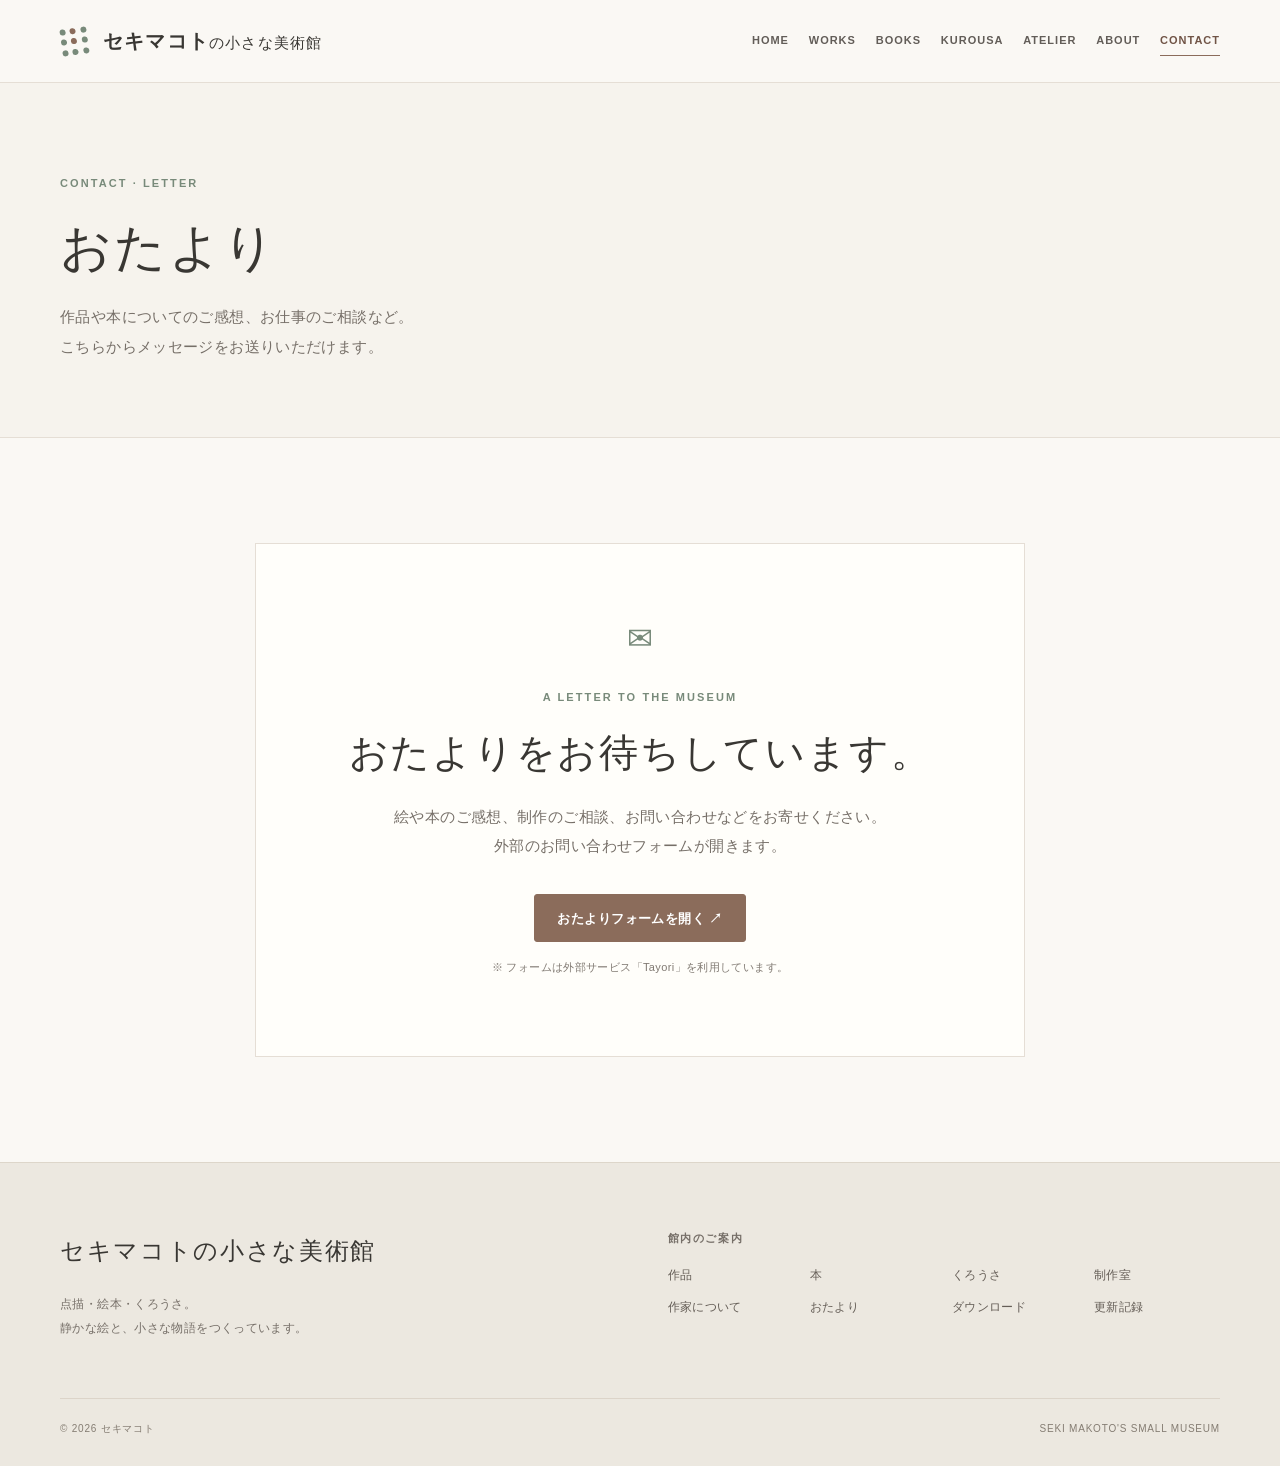
<file: contact.html>
<!doctype html>
<html lang="ja">
<head>
  <meta charset="utf-8">
  <meta name="viewport" content="width=device-width, initial-scale=1">
  <meta name="theme-color" content="#f8f5ef">
  <meta name="description" content="セキマコトへの作品のご感想、絵本やイラスト制作のご相談はこちらから。">
  <meta property="og:type" content="website">
  <meta property="og:locale" content="ja_JP">
  <meta property="og:site_name" content="セキマコトの小さな美術館">
  <meta property="og:title" content="おたより｜セキマコトの小さな美術館">
  <meta property="og:description" content="セキマコトへの作品のご感想、絵本やイラスト制作のご相談はこちらから。">
  <meta property="og:image" content="https://sekimakoto-official.pages.dev/images/seasons/hero-autumn.webp">
  <meta property="og:url" content="https://sekimakoto-official.pages.dev/contact.html">
  <link rel="canonical" href="https://sekimakoto-official.pages.dev/contact.html">
  <link rel="icon" href="favicon.svg" type="image/svg+xml">
  <link rel="stylesheet" href="css/style.css">
  <script src="js/main.js" defer></script>
  <title>おたより｜セキマコトの小さな美術館</title>
</head>
<body>
  <a class="skip-link" href="#main">本文へ移動</a>
  <header class="site-header" id="site-header">
    <div class="shell header-inner">
      <a class="brand" href="index.html" aria-label="セキマコトの小さな美術館 トップページへ">
        <span class="brand-mark" aria-hidden="true"><i></i><i></i><i></i><i></i><i></i><i></i><i></i><i></i><i></i></span>
        <span class="brand-name">セキマコト<span class="brand-small">の小さな美術館</span></span>
      </a>
      <button class="menu-toggle" type="button" aria-label="メニューを開く" aria-expanded="false" aria-controls="main-navigation"><span></span><span></span><span></span></button>
      <nav class="site-nav" id="main-navigation" aria-label="メインメニュー">
<a href="index.html">HOME</a><a href="works.html">WORKS</a><a href="books.html">BOOKS</a><a href="kurousa.html">KUROUSA</a><a href="atelier.html">ATELIER</a><a href="about.html">ABOUT</a><a href="contact.html" aria-current="page">CONTACT</a>      </nav>
    </div>
  </header>
  <main id="main"><section class="page-intro"><div class="shell"><p class="eyebrow">CONTACT · LETTER</p><h1>おたより</h1><p>作品や本についてのご感想、お仕事のご相談など。<br>こちらからメッセージをお送りいただけます。</p></div></section>
<section class="section"><div class="shell"><div class="letter-card"><div class="letter-mark" aria-hidden="true">✉</div><p class="eyebrow">A LETTER TO THE MUSEUM</p><h2>おたよりをお待ちしています。</h2><p>絵や本のご感想、制作のご相談、お問い合わせなどをお寄せください。<br>外部のお問い合わせフォームが開きます。</p><a class="button button-primary" href="https://tayori.com/form/8edf48d3fe0a5fc02cb8207296d74e9f458e9e03/" target="_blank" rel="noopener noreferrer">おたよりフォームを開く ↗</a><p class="small-note">※ フォームは外部サービス「Tayori」を利用しています。</p></div></div></section></main>
  <footer class="site-footer">
    <div class="shell footer-inner">
      <div class="footer-about"><a class="footer-title" href="index.html">セキマコトの小さな美術館</a><p>点描・絵本・くろうさ。<br>静かな絵と、小さな物語をつくっています。</p></div>
      <div class="footer-links"><p class="footer-heading">館内のご案内</p><nav aria-label="フッターメニュー"><a href="works.html">作品</a><a href="books.html">本</a><a href="kurousa.html">くろうさ</a><a href="atelier.html">制作室</a><a href="about.html">作家について</a><a href="contact.html">おたより</a><a href="downloads.html">ダウンロード</a><a href="changelog.html">更新記録</a></nav></div>
    </div>
    <div class="shell footer-bottom"><span>© 2026 セキマコト</span><span>SEKI MAKOTO'S SMALL MUSEUM</span></div>
  </footer>
</body>
</html>
</file>
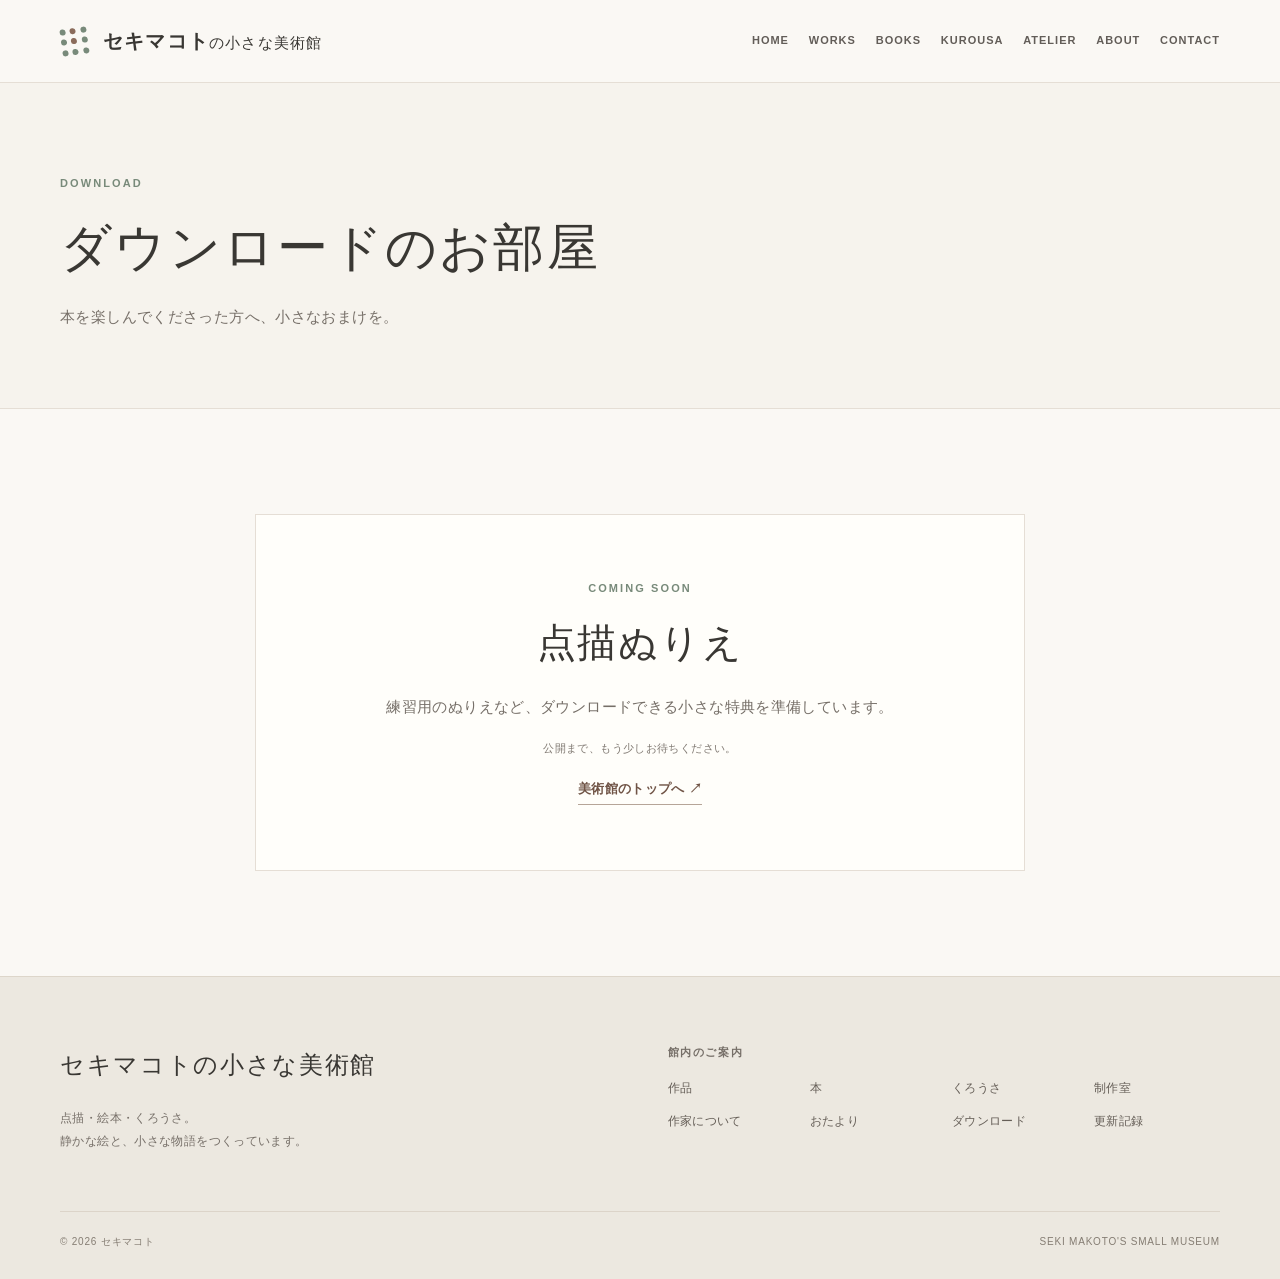
<file: downloads.html>
<!doctype html>
<html lang="ja">
<head>
  <meta charset="utf-8">
  <meta name="viewport" content="width=device-width, initial-scale=1">
  <meta name="theme-color" content="#f8f5ef">
  <meta name="description" content="セキマコトの作品を楽しむためのダウンロード特典ページ。現在準備中です。">
  <meta property="og:type" content="website">
  <meta property="og:locale" content="ja_JP">
  <meta property="og:site_name" content="セキマコトの小さな美術館">
  <meta property="og:title" content="ダウンロード｜セキマコトの小さな美術館">
  <meta property="og:description" content="セキマコトの作品を楽しむためのダウンロード特典ページ。現在準備中です。">
  <meta property="og:image" content="https://sekimakoto-official.pages.dev/images/seasons/hero-autumn.webp">
  <meta property="og:url" content="https://sekimakoto-official.pages.dev/downloads.html">
  <link rel="canonical" href="https://sekimakoto-official.pages.dev/downloads.html">
  <link rel="icon" href="favicon.svg" type="image/svg+xml">
  <link rel="stylesheet" href="css/style.css">
  <script src="js/main.js" defer></script>
  <title>ダウンロード｜セキマコトの小さな美術館</title>
</head>
<body>
  <a class="skip-link" href="#main">本文へ移動</a>
  <header class="site-header" id="site-header">
    <div class="shell header-inner">
      <a class="brand" href="index.html" aria-label="セキマコトの小さな美術館 トップページへ">
        <span class="brand-mark" aria-hidden="true"><i></i><i></i><i></i><i></i><i></i><i></i><i></i><i></i><i></i></span>
        <span class="brand-name">セキマコト<span class="brand-small">の小さな美術館</span></span>
      </a>
      <button class="menu-toggle" type="button" aria-label="メニューを開く" aria-expanded="false" aria-controls="main-navigation"><span></span><span></span><span></span></button>
      <nav class="site-nav" id="main-navigation" aria-label="メインメニュー">
<a href="index.html">HOME</a><a href="works.html">WORKS</a><a href="books.html">BOOKS</a><a href="kurousa.html">KUROUSA</a><a href="atelier.html">ATELIER</a><a href="about.html">ABOUT</a><a href="contact.html">CONTACT</a>      </nav>
    </div>
  </header>
  <main id="main"><section class="page-intro"><div class="shell"><p class="eyebrow">DOWNLOAD</p><h1>ダウンロードのお部屋</h1><p>本を楽しんでくださった方へ、小さなおまけを。</p></div></section><section class="section"><div class="shell"><div class="letter-card"><p class="eyebrow">COMING SOON</p><h2>点描ぬりえ</h2><p>練習用のぬりえなど、ダウンロードできる小さな特典を準備しています。</p><p class="small-note">公開まで、もう少しお待ちください。</p><a class="inline-link" href="index.html">美術館のトップへ ↗</a></div></div></section></main>
  <footer class="site-footer">
    <div class="shell footer-inner">
      <div class="footer-about"><a class="footer-title" href="index.html">セキマコトの小さな美術館</a><p>点描・絵本・くろうさ。<br>静かな絵と、小さな物語をつくっています。</p></div>
      <div class="footer-links"><p class="footer-heading">館内のご案内</p><nav aria-label="フッターメニュー"><a href="works.html">作品</a><a href="books.html">本</a><a href="kurousa.html">くろうさ</a><a href="atelier.html">制作室</a><a href="about.html">作家について</a><a href="contact.html">おたより</a><a href="downloads.html">ダウンロード</a><a href="changelog.html">更新記録</a></nav></div>
    </div>
    <div class="shell footer-bottom"><span>© 2026 セキマコト</span><span>SEKI MAKOTO'S SMALL MUSEUM</span></div>
  </footer>
</body>
</html>
</file>
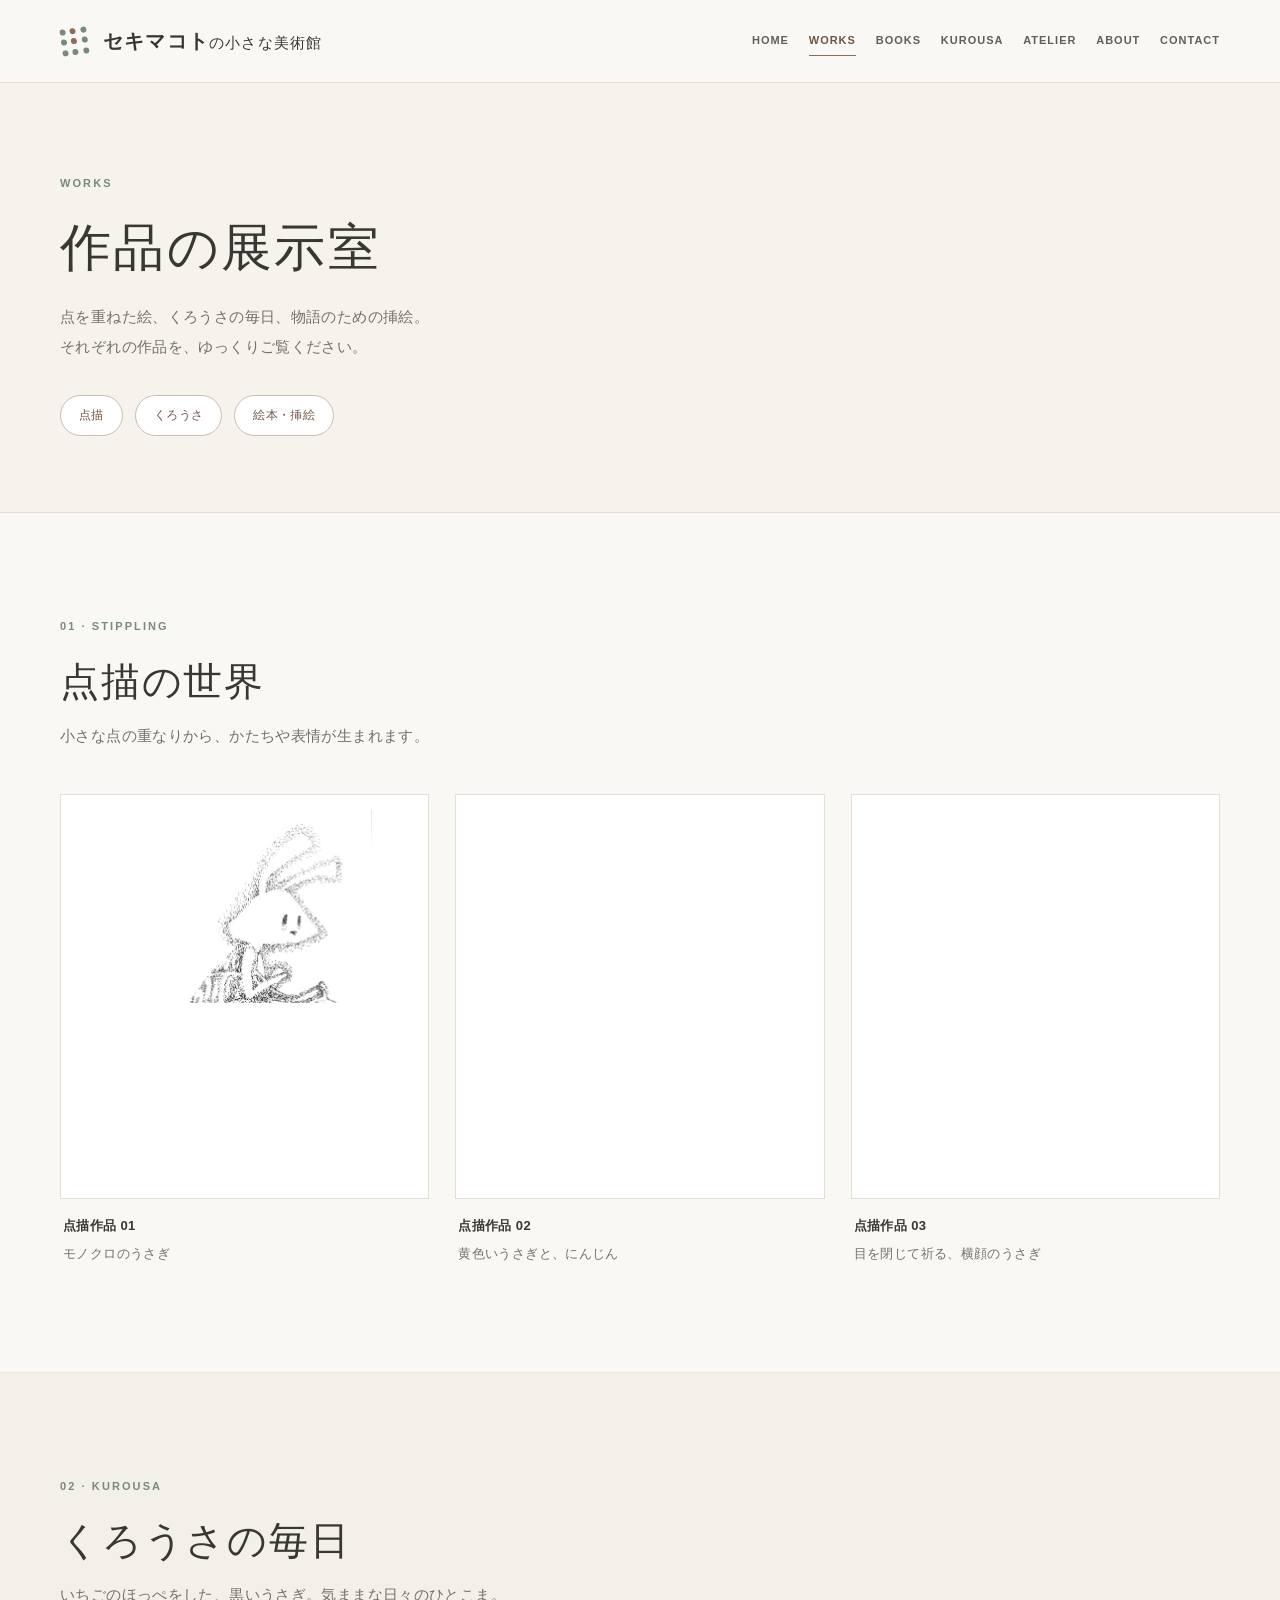
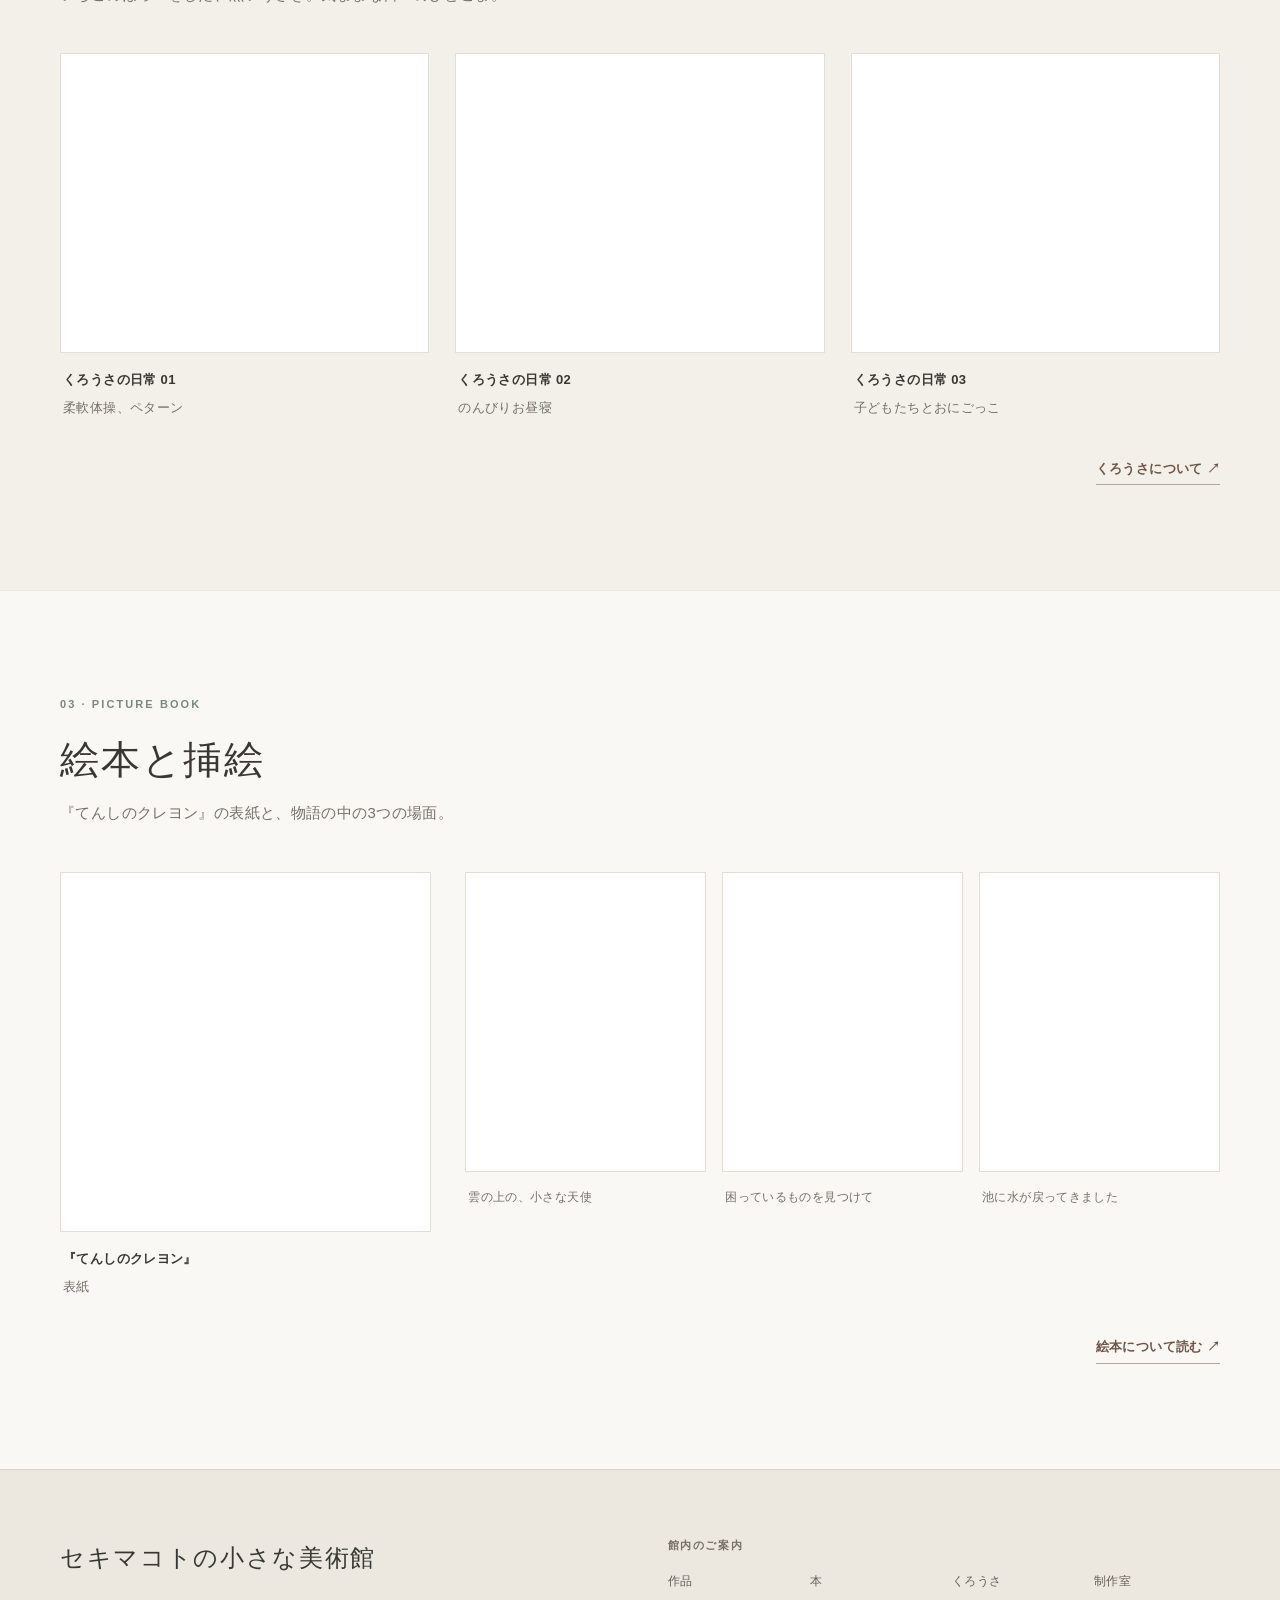
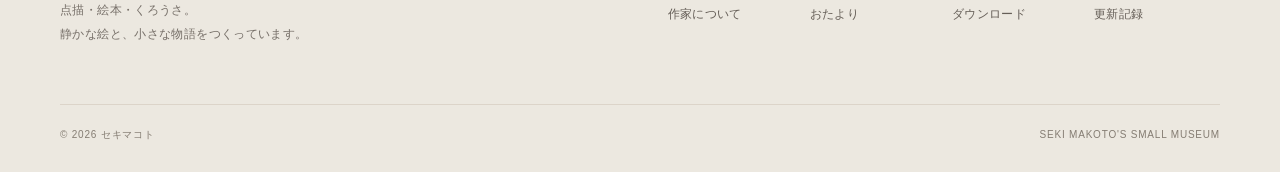
<file: gallery.html>
<!doctype html><html lang="ja"><head><meta charset="utf-8"><meta name="viewport" content="width=device-width, initial-scale=1"><meta http-equiv="refresh" content="0; url=works.html"><meta name="robots" content="noindex"><link rel="canonical" href="https://sekimakoto-official.pages.dev/works.html"><title>作品の展示室へ移動しました</title></head><body><p>作品の展示室は移動しました。<a href="works.html">新しいWORKSページを見る</a></p></body></html>
</file>
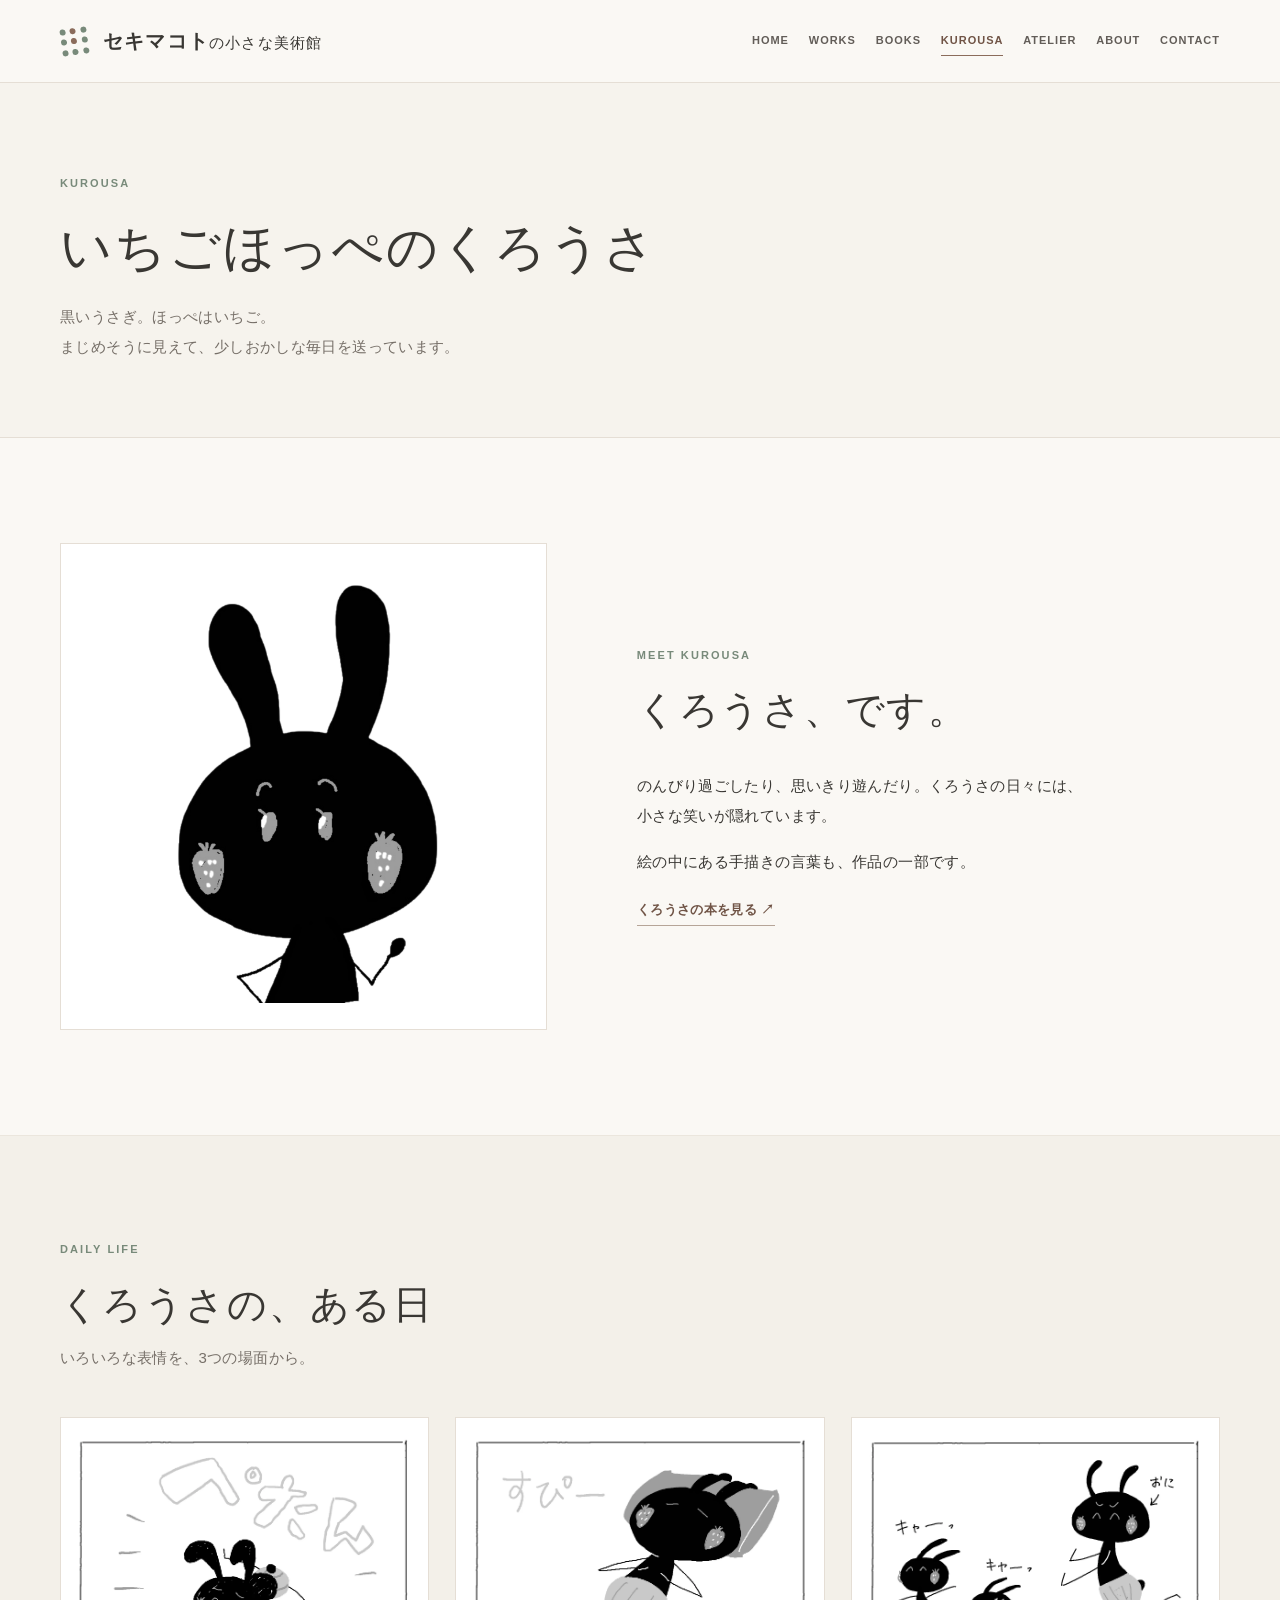
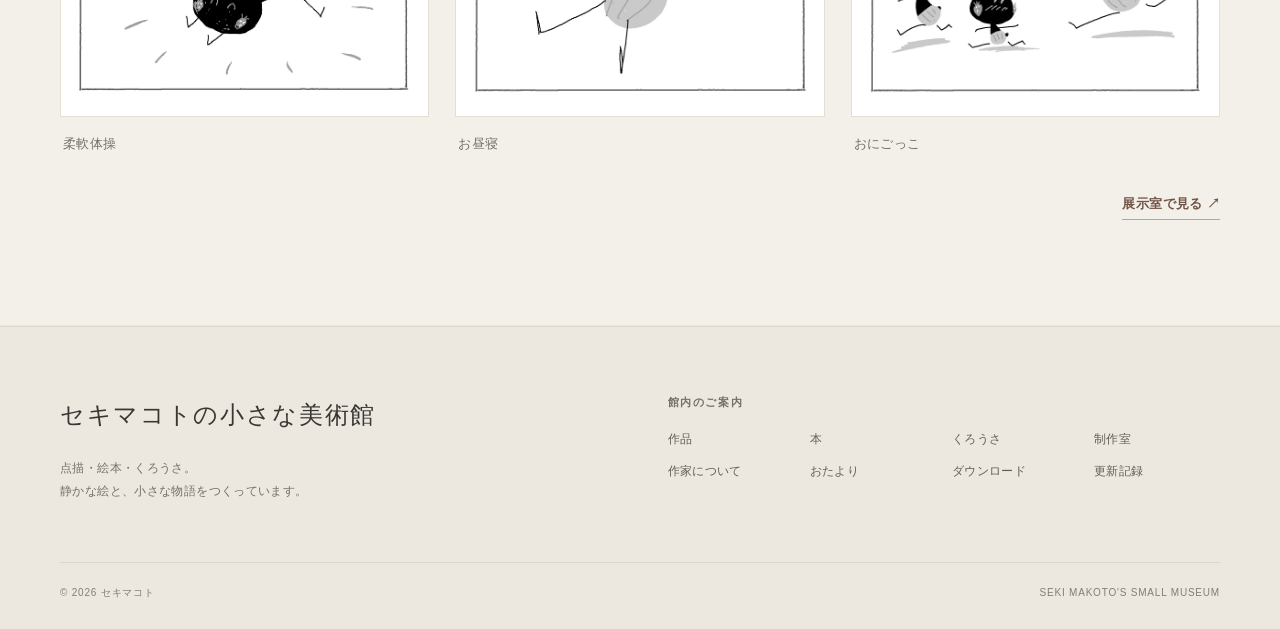
<file: kurousa.html>
<!doctype html>
<html lang="ja">
<head>
  <meta charset="utf-8">
  <meta name="viewport" content="width=device-width, initial-scale=1">
  <meta name="theme-color" content="#f8f5ef">
  <meta name="description" content="いちごほっぺのくろうさ。のんびり、少しおかしな毎日を描いた作品をご紹介します。">
  <meta property="og:type" content="website">
  <meta property="og:locale" content="ja_JP">
  <meta property="og:site_name" content="セキマコトの小さな美術館">
  <meta property="og:title" content="くろうさ｜セキマコトの小さな美術館">
  <meta property="og:description" content="いちごほっぺのくろうさ。のんびり、少しおかしな毎日を描いた作品をご紹介します。">
  <meta property="og:image" content="https://sekimakoto-official.pages.dev/images/seasons/hero-autumn.webp">
  <meta property="og:url" content="https://sekimakoto-official.pages.dev/kurousa.html">
  <link rel="canonical" href="https://sekimakoto-official.pages.dev/kurousa.html">
  <link rel="icon" href="favicon.svg" type="image/svg+xml">
  <link rel="stylesheet" href="css/style.css">
  <script src="js/main.js" defer></script>
  <title>くろうさ｜セキマコトの小さな美術館</title>
</head>
<body>
  <a class="skip-link" href="#main">本文へ移動</a>
  <header class="site-header" id="site-header">
    <div class="shell header-inner">
      <a class="brand" href="index.html" aria-label="セキマコトの小さな美術館 トップページへ">
        <span class="brand-mark" aria-hidden="true"><i></i><i></i><i></i><i></i><i></i><i></i><i></i><i></i><i></i></span>
        <span class="brand-name">セキマコト<span class="brand-small">の小さな美術館</span></span>
      </a>
      <button class="menu-toggle" type="button" aria-label="メニューを開く" aria-expanded="false" aria-controls="main-navigation"><span></span><span></span><span></span></button>
      <nav class="site-nav" id="main-navigation" aria-label="メインメニュー">
<a href="index.html">HOME</a><a href="works.html">WORKS</a><a href="books.html">BOOKS</a><a href="kurousa.html" aria-current="page">KUROUSA</a><a href="atelier.html">ATELIER</a><a href="about.html">ABOUT</a><a href="contact.html">CONTACT</a>      </nav>
    </div>
  </header>
  <main id="main">
<section class="page-intro"><div class="shell"><p class="eyebrow">KUROUSA</p><h1>いちごほっぺのくろうさ</h1><p>黒いうさぎ。ほっぺはいちご。<br>まじめそうに見えて、少しおかしな毎日を送っています。</p></div></section>
<section class="section"><div class="shell kurousa-intro"><div class="kurousa-portrait"><img src="images/kurousa/kurousa-main.webp" alt="いちごのほっぺがある、黒いうさぎのくろうさ" width="1500" height="1500" loading="lazy" decoding="async" class=""></div><div><p class="eyebrow">MEET KUROUSA</p><h2>くろうさ、です。</h2><p>のんびり過ごしたり、思いきり遊んだり。くろうさの日々には、小さな笑いが隠れています。</p><p>絵の中にある手描きの言葉も、作品の一部です。</p><a class="inline-link" href="books.html#kurousabook">くろうさの本を見る ↗</a></div></div></section>
<section class="section section-quiet"><div class="shell"><div class="section-heading "><p class="eyebrow">DAILY LIFE</p><h2>くろうさの、ある日</h2><p class="section-intro">いろいろな表情を、3つの場面から。</p></div>
<div class="art-grid"><figure class="art-piece"><div class="art-frame wide"><img src="images/works/kurousa-stretch.webp" alt="ペターンと床に身体をつけて柔軟体操するくろうさ" width="1471" height="1131" loading="lazy" decoding="async" class=""></div><figcaption>柔軟体操</figcaption></figure><figure class="art-piece"><div class="art-frame wide"><img src="images/works/kurousa-nap.webp" alt="すぴーと眠るくろうさ" width="1469" height="1126" loading="lazy" decoding="async" class=""></div><figcaption>お昼寝</figcaption></figure><figure class="art-piece"><div class="art-frame wide"><img src="images/works/kurousa-tag.webp" alt="子どもたちとおにごっこするくろうさ" width="1472" height="1128" loading="lazy" decoding="async" class=""></div><figcaption>おにごっこ</figcaption></figure></div>
<p class="section-link"><a class="inline-link" href="works.html#kurousa">展示室で見る ↗</a></p></div></section>
</main>
  <footer class="site-footer">
    <div class="shell footer-inner">
      <div class="footer-about"><a class="footer-title" href="index.html">セキマコトの小さな美術館</a><p>点描・絵本・くろうさ。<br>静かな絵と、小さな物語をつくっています。</p></div>
      <div class="footer-links"><p class="footer-heading">館内のご案内</p><nav aria-label="フッターメニュー"><a href="works.html">作品</a><a href="books.html">本</a><a href="kurousa.html">くろうさ</a><a href="atelier.html">制作室</a><a href="about.html">作家について</a><a href="contact.html">おたより</a><a href="downloads.html">ダウンロード</a><a href="changelog.html">更新記録</a></nav></div>
    </div>
    <div class="shell footer-bottom"><span>© 2026 セキマコト</span><span>SEKI MAKOTO'S SMALL MUSEUM</span></div>
  </footer>
</body>
</html>
</file>
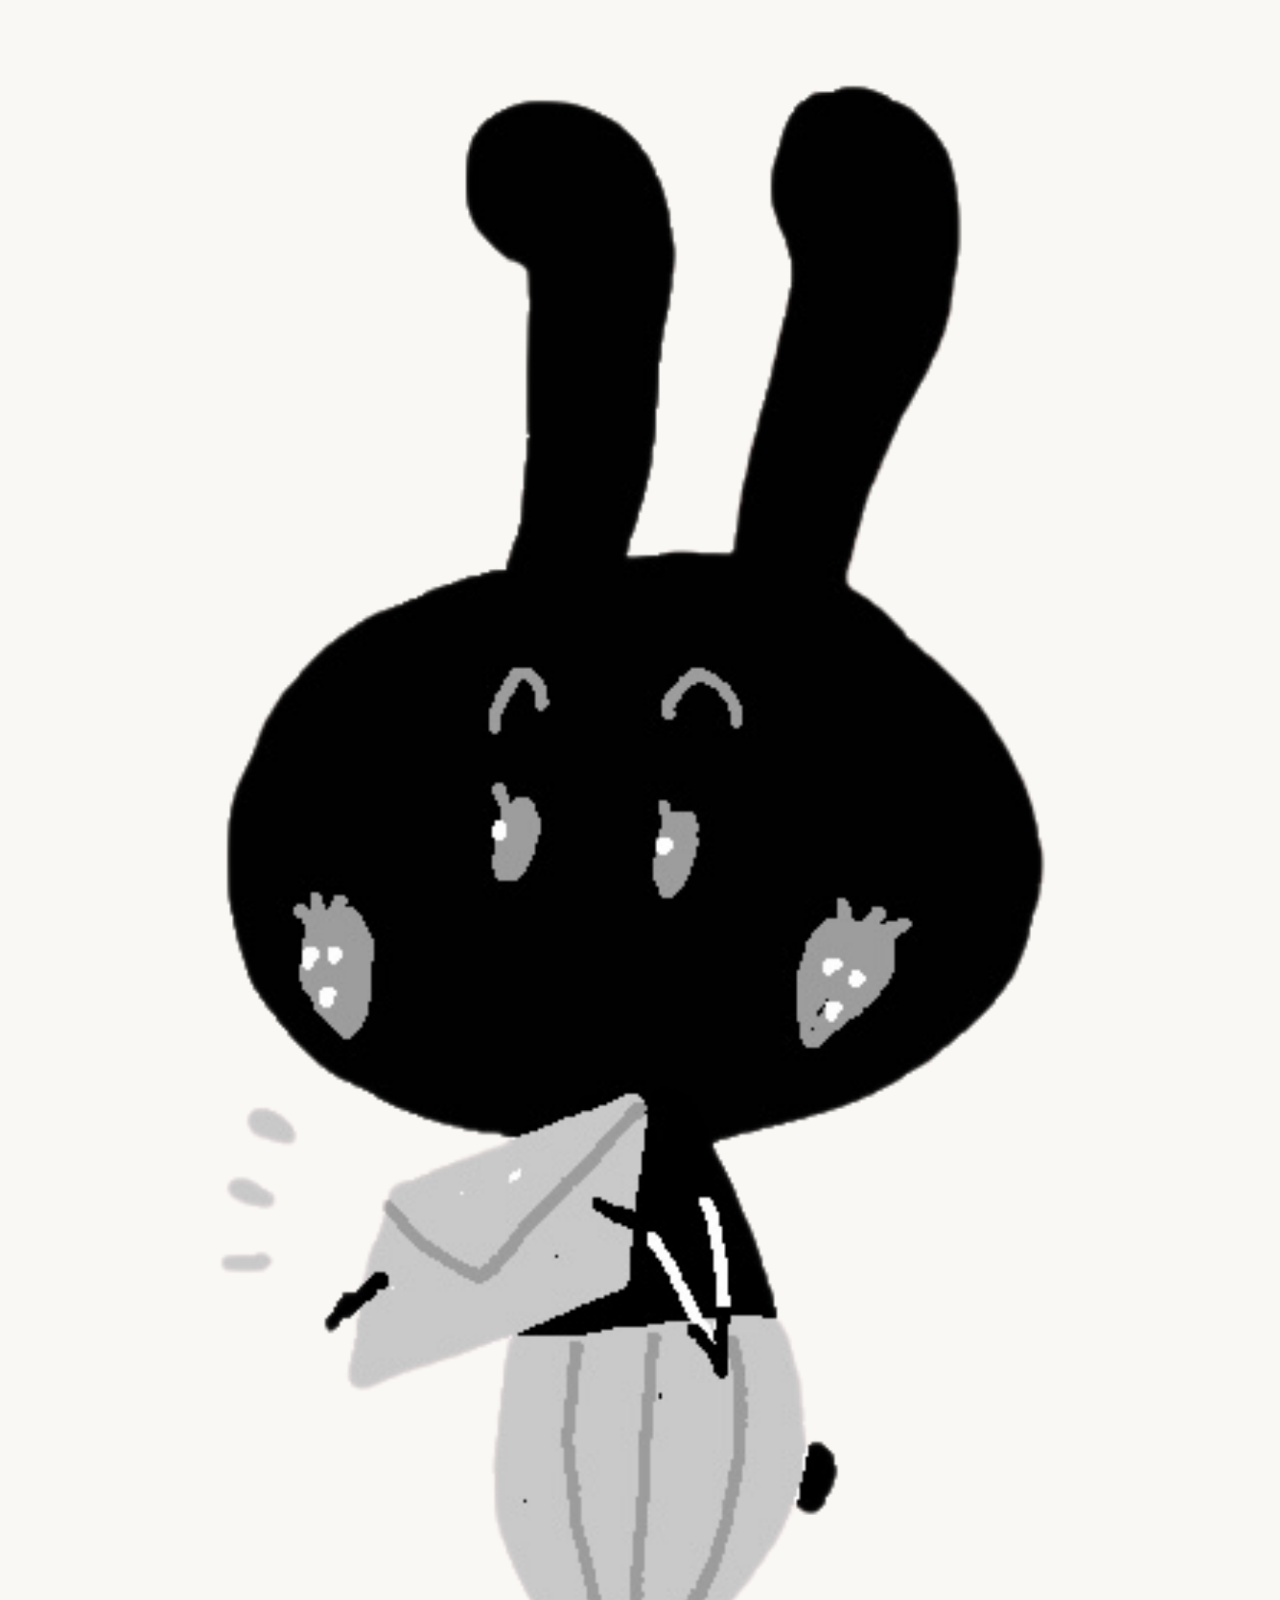
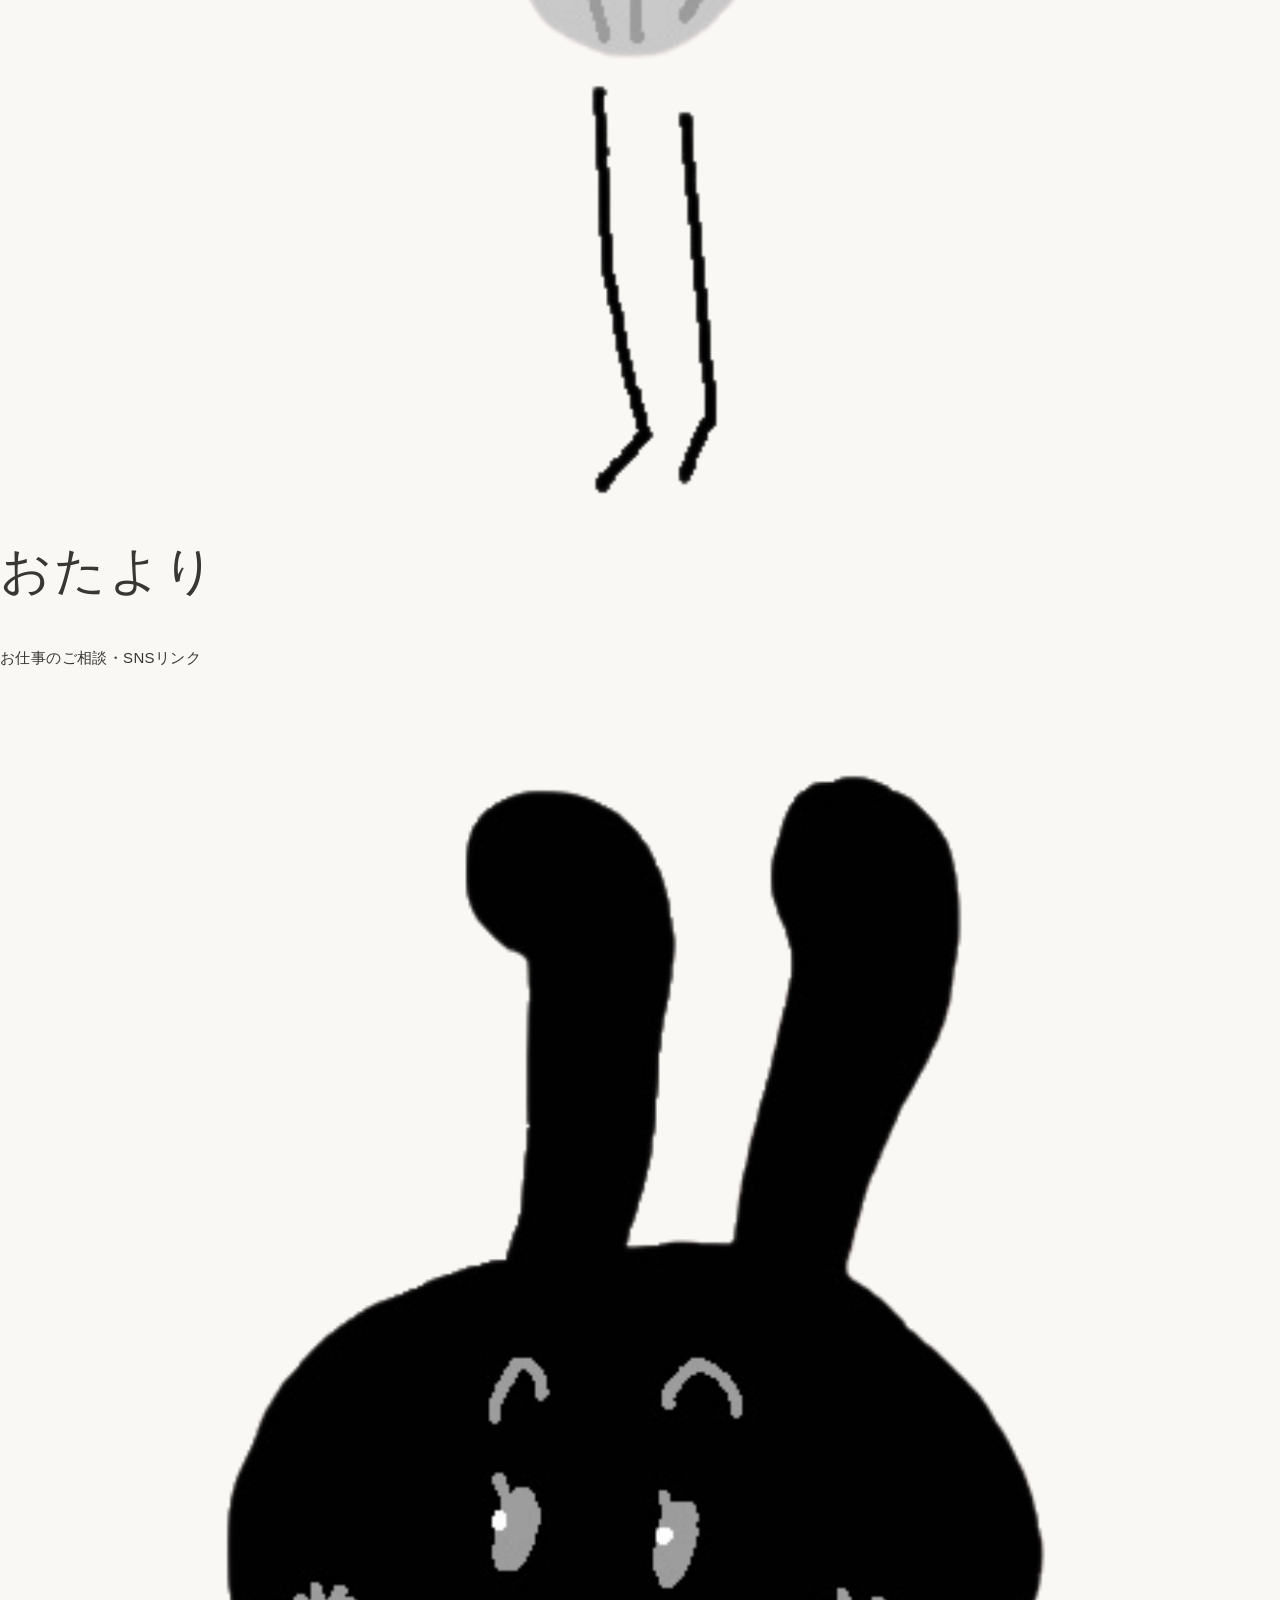
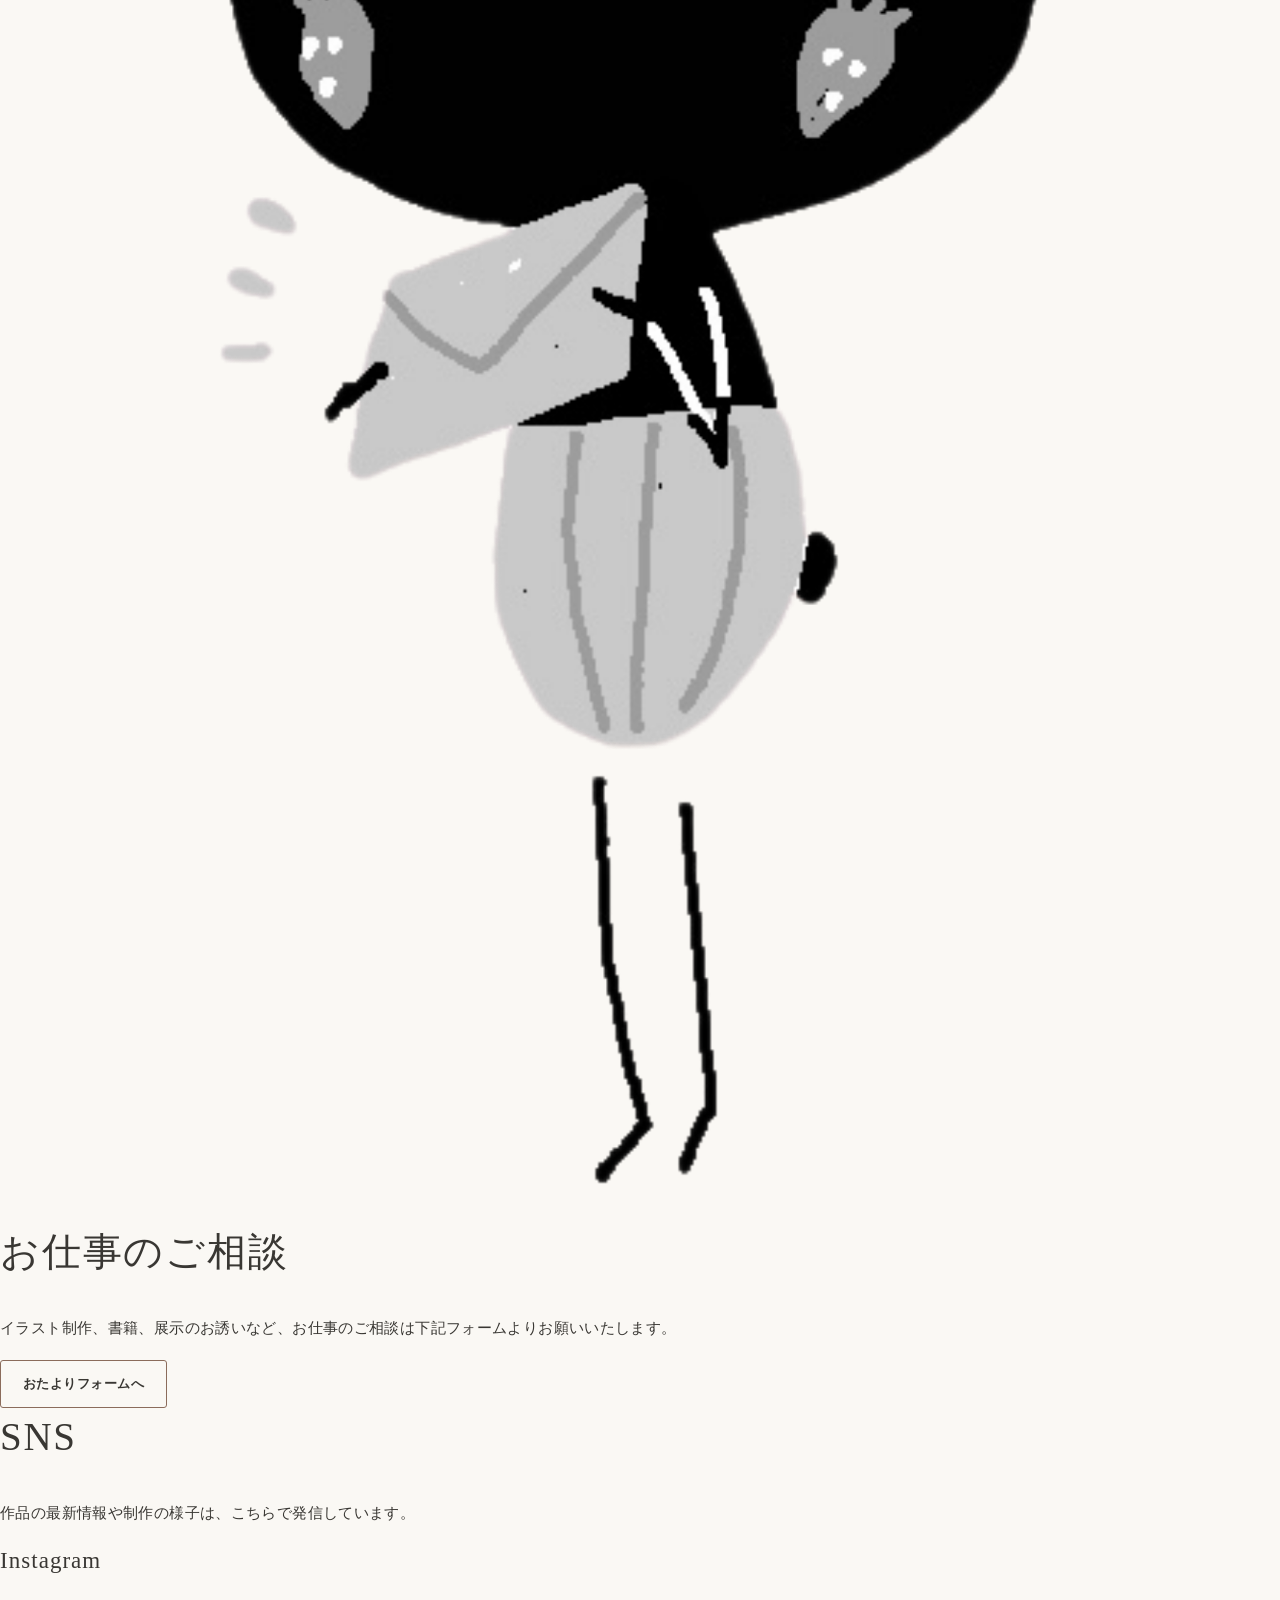
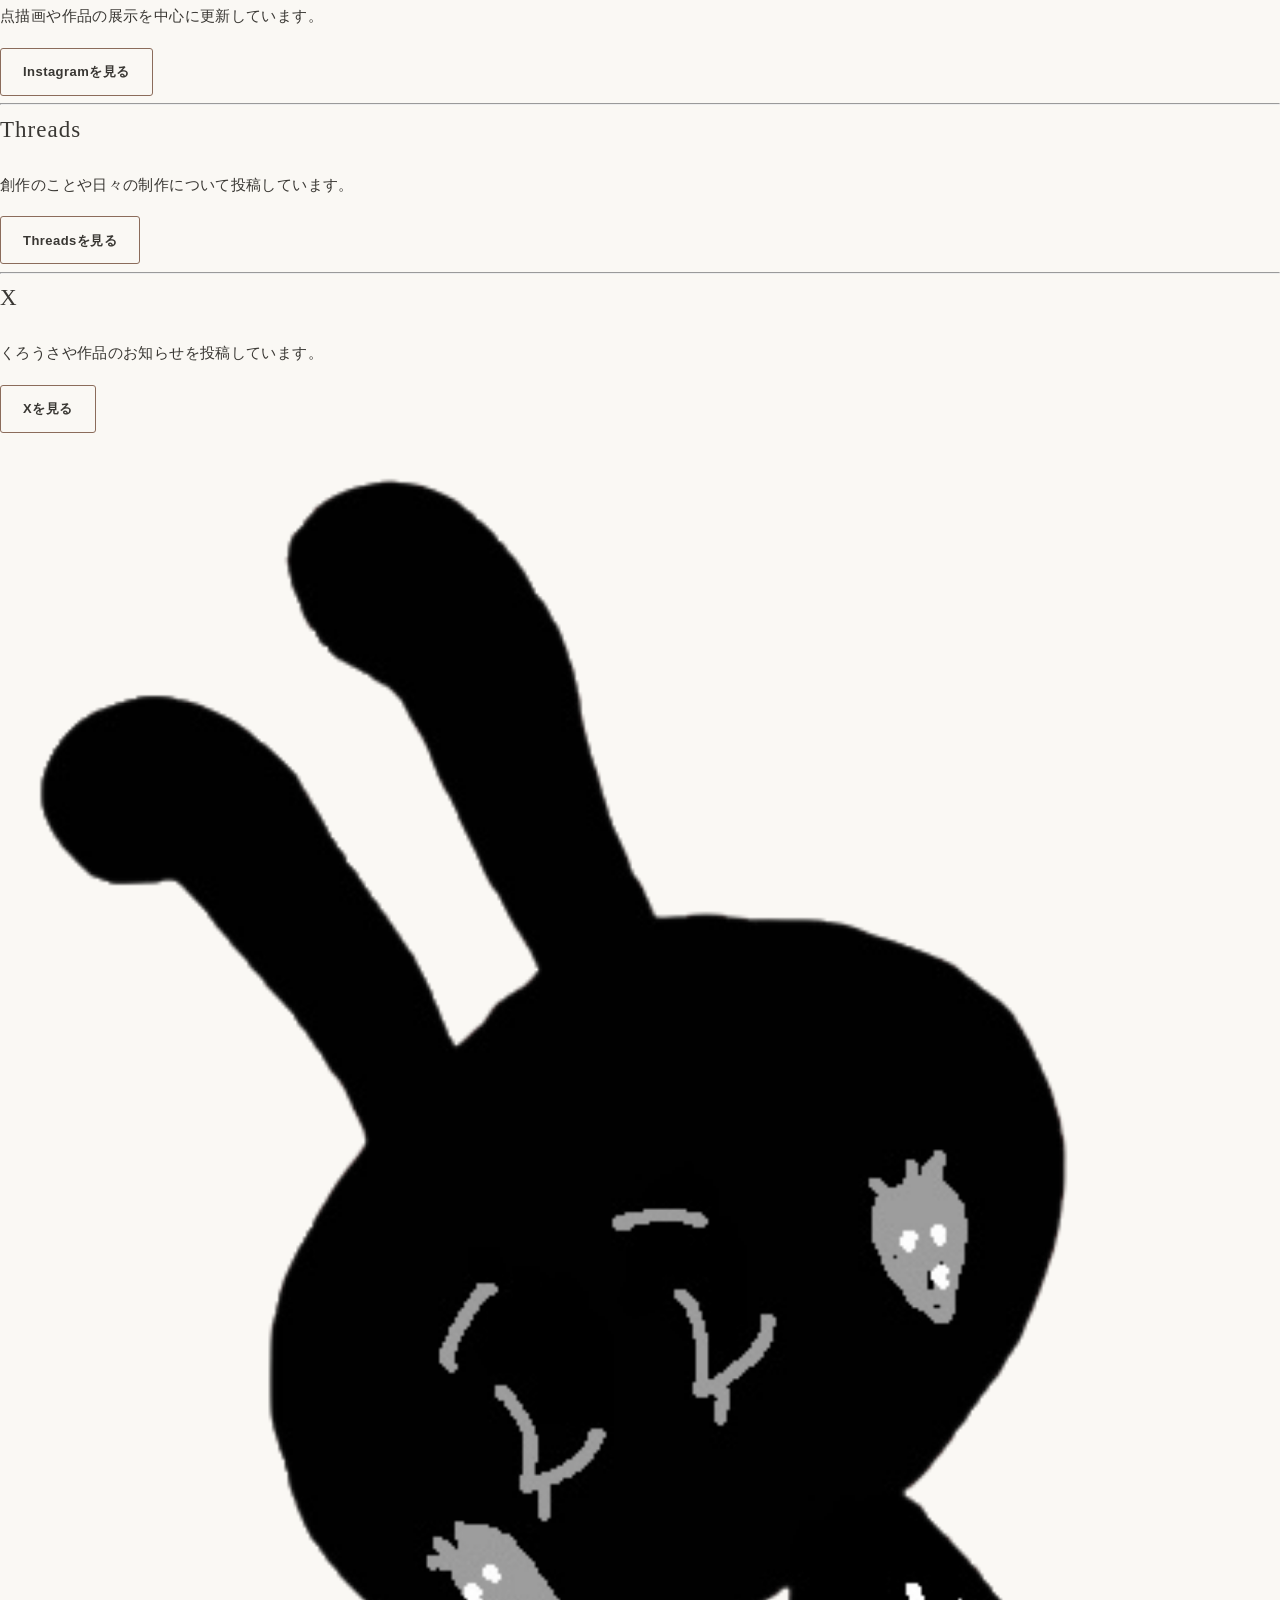
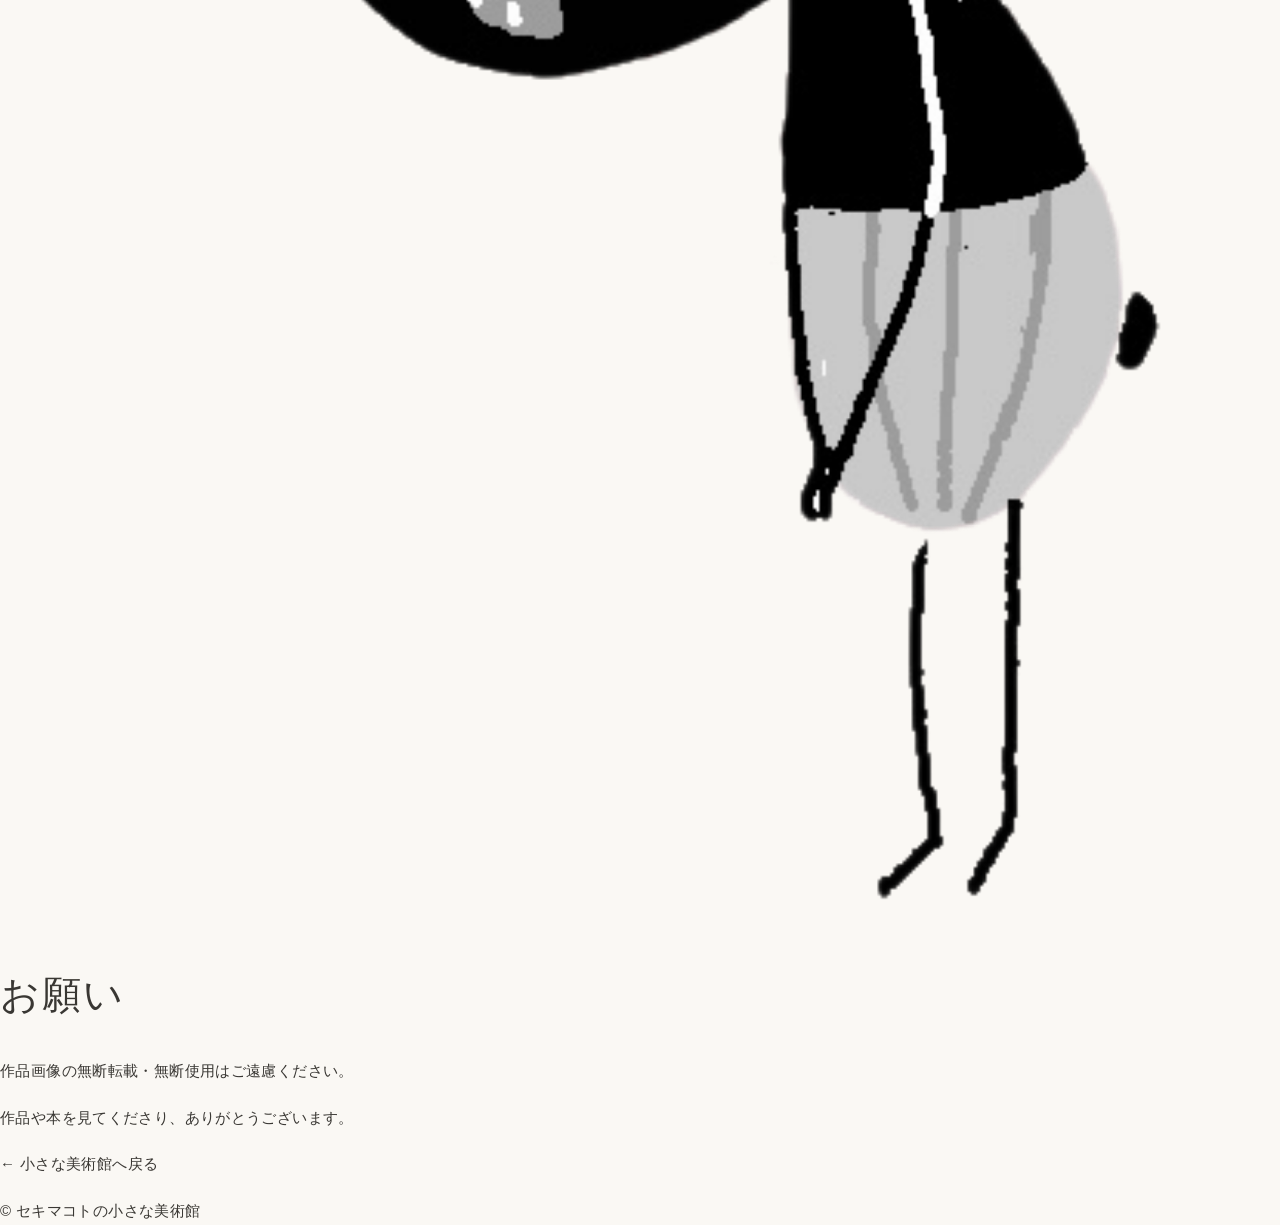
<file: otayori.html>
<!DOCTYPE html>
<html lang="ja">
<head>
<meta charset="UTF-8">
<meta name="viewport" content="width=device-width, initial-scale=1.0">
<title>おたより｜セキマコトの小さな美術館</title>
<link rel="stylesheet" href="css/style.css">
<link rel="icon" type="image/png" href="images/icons/favicon.png">
<link rel="apple-touch-icon" href="images/icons/apple-touch-icon.png">
</head>

<body>

<header>
<img src="images/characters/kurousa-mail.png" alt="おたよりくろうさ">
<h1>おたより</h1>
<p>お仕事のご相談・SNSリンク</p>
</header>

<main>

<section>
<div class="card">
<img class="kurousa-small" src="images/characters/kurousa-mail.png" alt="おたよりくろうさ">

<h2>お仕事のご相談</h2>

<p>
イラスト制作、書籍、展示のお誘いなど、お仕事のご相談は下記フォームよりお願いいたします。
</p>

<a class="button pink" href="https://tayori.com/form/8edf48d3fe0a5fc02cb8207296d74e9f458e9e03/" target="_blank">
おたよりフォームへ
</a>
</div>
</section>

<section>
<div class="card">
<h2>SNS</h2>

<p>
作品の最新情報や制作の様子は、こちらで発信しています。
</p>

<h3>Instagram</h3>
<p>点描画や作品の展示を中心に更新しています。</p>
<a class="button pink" href="https://www.instagram.com/makoto_usagi_art?igsh=MW5qZGp1dzl6bjk3bA%3D%3D&utm_source=qr" target="_blank">
Instagramを見る
</a>

<hr>

<h3>Threads</h3>
<p>創作のことや日々の制作について投稿しています。</p>
<a class="button" href="https://www.threads.com/@makoto_usagi_art?igshid=NTc4MTIwNjQ2YQ==" target="_blank">
Threadsを見る
</a>

<hr>

<h3>X</h3>
<p>くろうさや作品のお知らせを投稿しています。</p>
<a class="button" href="https://x.com/usamimi_art?s=21" target="_blank">
Xを見る
</a>
</div>
</section>

<section>
<div class="card">
<img class="kurousa-small" src="images/characters/kurousa-bow.png" alt="おじぎくろうさ">

<h2>お願い</h2>

<p>
作品画像の無断転載・無断使用はご遠慮ください。
</p>

<p>
作品や本を見てくださり、ありがとうございます。
</p>
</div>
</section>

<p><a href="index.html">← 小さな美術館へ戻る</a></p>

</main>

<footer>
© セキマコトの小さな美術館
</footer>

</body>
</html>
</file>
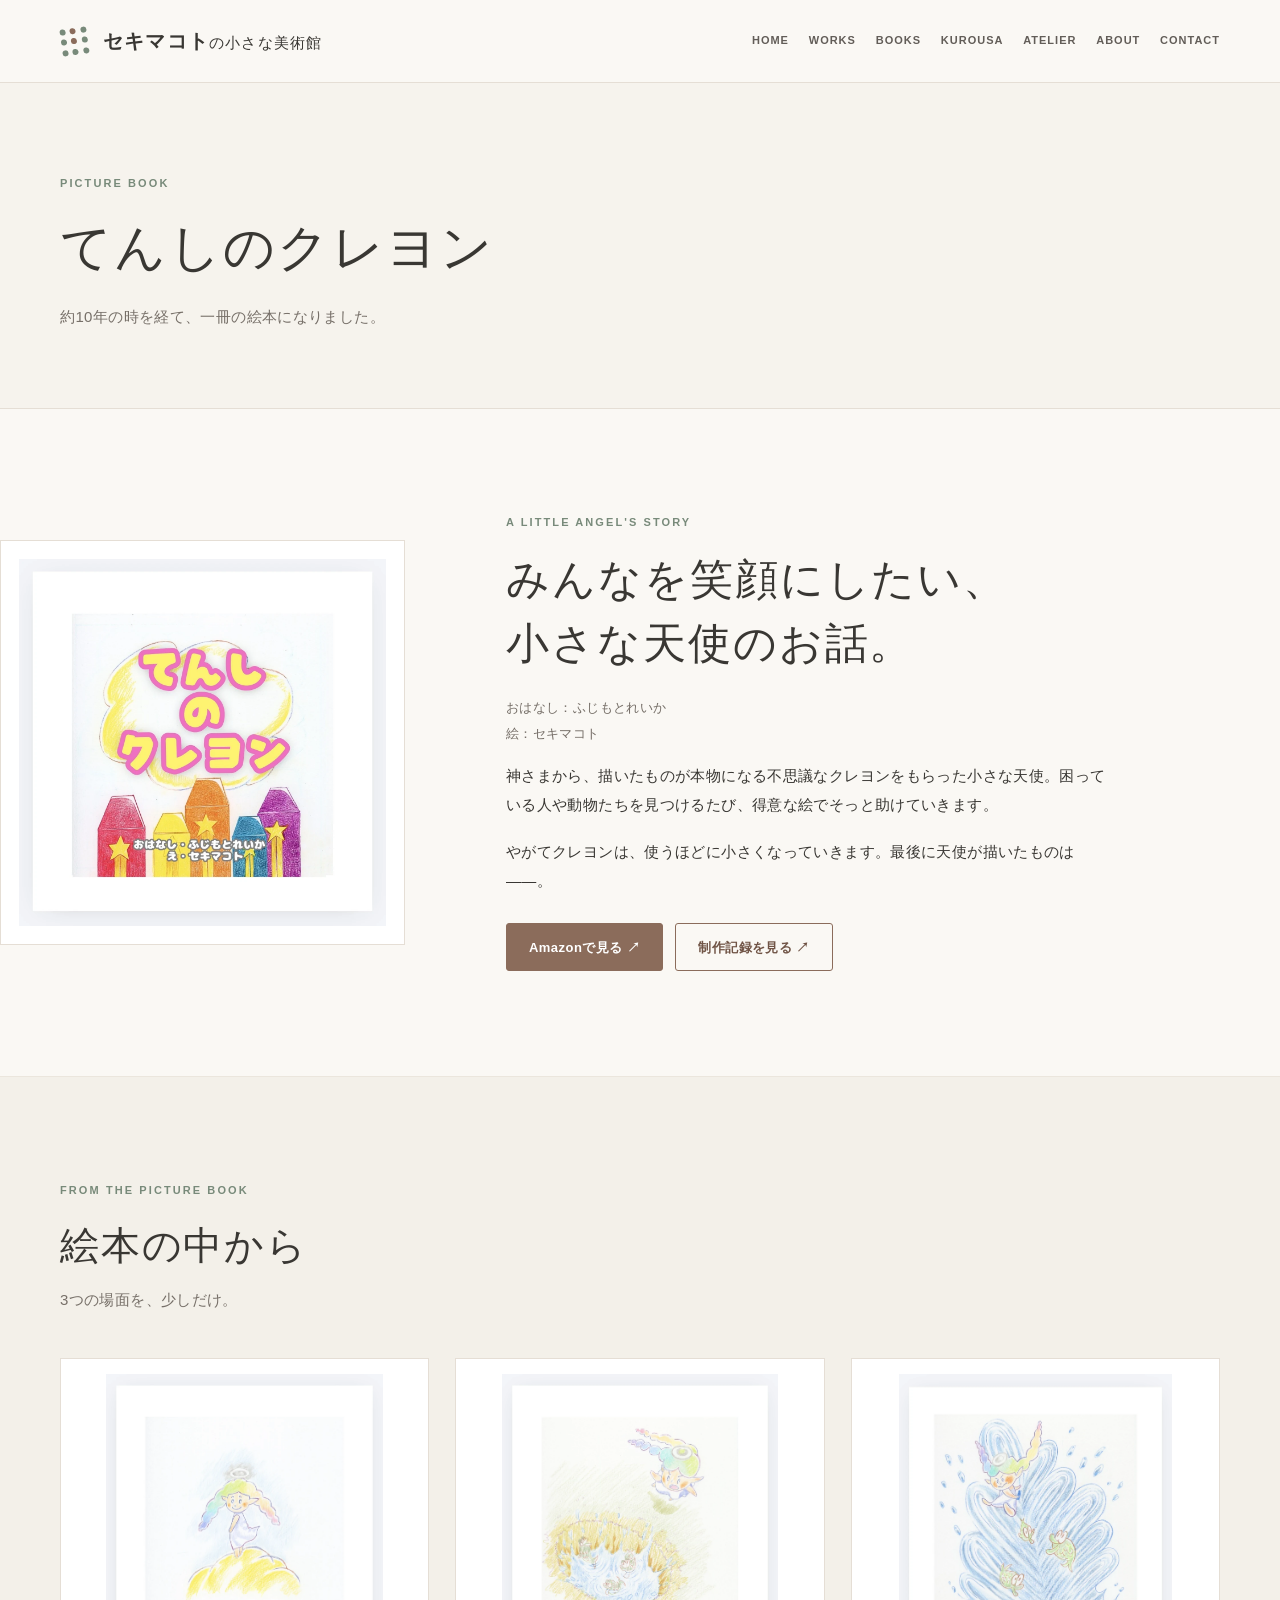
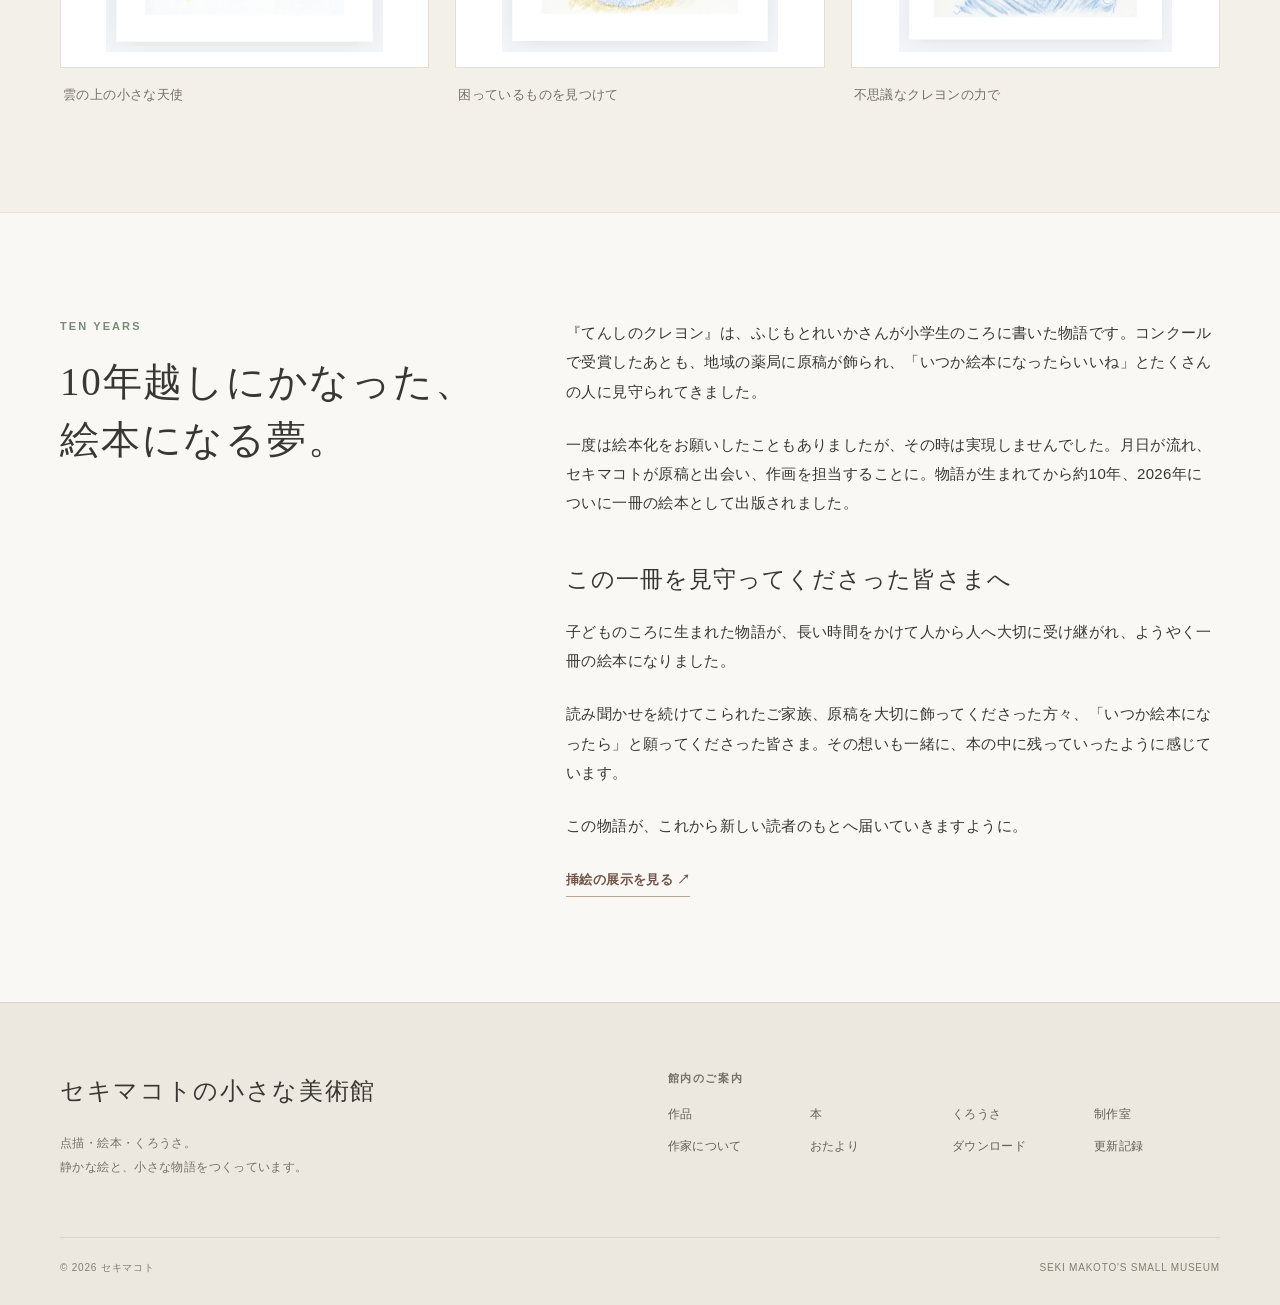
<file: tenshi.html>
<!doctype html>
<html lang="ja">
<head>
  <meta charset="utf-8">
  <meta name="viewport" content="width=device-width, initial-scale=1">
  <meta name="theme-color" content="#f8f5ef">
  <meta name="description" content="ふじもとれいか作・セキマコト絵の絵本『てんしのクレヨン』。10年越しに実現した出版の背景と挿絵をご紹介します。">
  <meta property="og:type" content="website">
  <meta property="og:locale" content="ja_JP">
  <meta property="og:site_name" content="セキマコトの小さな美術館">
  <meta property="og:title" content="てんしのクレヨン｜セキマコトの小さな美術館">
  <meta property="og:description" content="ふじもとれいか作・セキマコト絵の絵本『てんしのクレヨン』。10年越しに実現した出版の背景と挿絵をご紹介します。">
  <meta property="og:image" content="https://sekimakoto-official.pages.dev/images/seasons/hero-autumn.webp">
  <meta property="og:url" content="https://sekimakoto-official.pages.dev/tenshi.html">
  <link rel="canonical" href="https://sekimakoto-official.pages.dev/tenshi.html">
  <link rel="icon" href="favicon.svg" type="image/svg+xml">
  <link rel="stylesheet" href="css/style.css">
  <script src="js/main.js" defer></script>
  <title>てんしのクレヨン｜セキマコトの小さな美術館</title>
</head>
<body>
  <a class="skip-link" href="#main">本文へ移動</a>
  <header class="site-header" id="site-header">
    <div class="shell header-inner">
      <a class="brand" href="index.html" aria-label="セキマコトの小さな美術館 トップページへ">
        <span class="brand-mark" aria-hidden="true"><i></i><i></i><i></i><i></i><i></i><i></i><i></i><i></i><i></i></span>
        <span class="brand-name">セキマコト<span class="brand-small">の小さな美術館</span></span>
      </a>
      <button class="menu-toggle" type="button" aria-label="メニューを開く" aria-expanded="false" aria-controls="main-navigation"><span></span><span></span><span></span></button>
      <nav class="site-nav" id="main-navigation" aria-label="メインメニュー">
<a href="index.html">HOME</a><a href="works.html">WORKS</a><a href="books.html">BOOKS</a><a href="kurousa.html">KUROUSA</a><a href="atelier.html">ATELIER</a><a href="about.html">ABOUT</a><a href="contact.html">CONTACT</a>      </nav>
    </div>
  </header>
  <main id="main">
<section class="page-intro"><div class="shell"><p class="eyebrow">PICTURE BOOK</p><h1>てんしのクレヨン</h1><p>約10年の時を経て、一冊の絵本になりました。</p></div></section>
<section class="section"><div class="shell book-detail tenshi-hero"><div class="book-detail-art"><img src="images/books/tenshi-cover.webp" alt="絵本『てんしのクレヨン』の表紙" width="1290" height="1290" loading="lazy" decoding="async" class="book-cover-img"></div><div class="book-detail-copy"><p class="eyebrow">A LITTLE ANGEL'S STORY</p><h2>みんなを笑顔にしたい、<br>小さな天使のお話。</h2><p class="byline">おはなし：ふじもとれいか<br>絵：セキマコト</p><p>神さまから、描いたものが本物になる不思議なクレヨンをもらった小さな天使。困っている人や動物たちを見つけるたび、得意な絵でそっと助けていきます。</p><p>やがてクレヨンは、使うほどに小さくなっていきます。最後に天使が描いたものは――。</p><div class="button-row"><a class="button button-primary" href="https://amzn.asia/d/0hpRTIs7" target="_blank" rel="noopener noreferrer">Amazonで見る ↗</a><a class="button button-outline" href="atelier.html#tenshi-making">制作記録を見る ↗</a></div></div></div></section>
<section class="section section-quiet"><div class="shell"><div class="section-heading "><p class="eyebrow">FROM THE PICTURE BOOK</p><h2>絵本の中から</h2><p class="section-intro">3つの場面を、少しだけ。</p></div>
<div class="art-grid"><figure class="art-piece"><div class="art-frame scene"><img src="images/picturebook/tenshi-scene-01.webp" alt="雲の上に立つ小さな天使" width="1290" height="1297" loading="lazy" decoding="async" class=""></div><figcaption>雲の上の小さな天使</figcaption></figure><figure class="art-piece"><div class="art-frame scene"><img src="images/picturebook/tenshi-scene-02.webp" alt="水の少ない池を見つけた天使" width="1290" height="1301" loading="lazy" decoding="async" class=""></div><figcaption>困っているものを見つけて</figcaption></figure><figure class="art-piece"><div class="art-frame scene"><img src="images/picturebook/tenshi-scene-03.webp" alt="水があふれる池と魚たち" width="1290" height="1315" loading="lazy" decoding="async" class=""></div><figcaption>不思議なクレヨンの力で</figcaption></figure></div></div></section>
<section class="section"><div class="shell story-layout"><div><p class="eyebrow">TEN YEARS</p><h2>10年越しにかなった、<br>絵本になる夢。</h2></div><div class="story-prose"><p>『てんしのクレヨン』は、ふじもとれいかさんが小学生のころに書いた物語です。コンクールで受賞したあとも、地域の薬局に原稿が飾られ、「いつか絵本になったらいいね」とたくさんの人に見守られてきました。</p><p>一度は絵本化をお願いしたこともありましたが、その時は実現しませんでした。月日が流れ、セキマコトが原稿と出会い、作画を担当することに。物語が生まれてから約10年、2026年についに一冊の絵本として出版されました。</p><h3>この一冊を見守ってくださった皆さまへ</h3><p>子どものころに生まれた物語が、長い時間をかけて人から人へ大切に受け継がれ、ようやく一冊の絵本になりました。</p><p>読み聞かせを続けてこられたご家族、原稿を大切に飾ってくださった方々、「いつか絵本になったら」と願ってくださった皆さま。その想いも一緒に、本の中に残っていったように感じています。</p><p>この物語が、これから新しい読者のもとへ届いていきますように。</p><a class="inline-link" href="works.html#picturebook">挿絵の展示を見る ↗</a></div></div></section>
</main>
  <footer class="site-footer">
    <div class="shell footer-inner">
      <div class="footer-about"><a class="footer-title" href="index.html">セキマコトの小さな美術館</a><p>点描・絵本・くろうさ。<br>静かな絵と、小さな物語をつくっています。</p></div>
      <div class="footer-links"><p class="footer-heading">館内のご案内</p><nav aria-label="フッターメニュー"><a href="works.html">作品</a><a href="books.html">本</a><a href="kurousa.html">くろうさ</a><a href="atelier.html">制作室</a><a href="about.html">作家について</a><a href="contact.html">おたより</a><a href="downloads.html">ダウンロード</a><a href="changelog.html">更新記録</a></nav></div>
    </div>
    <div class="shell footer-bottom"><span>© 2026 セキマコト</span><span>SEKI MAKOTO'S SMALL MUSEUM</span></div>
  </footer>
</body>
</html>
</file>
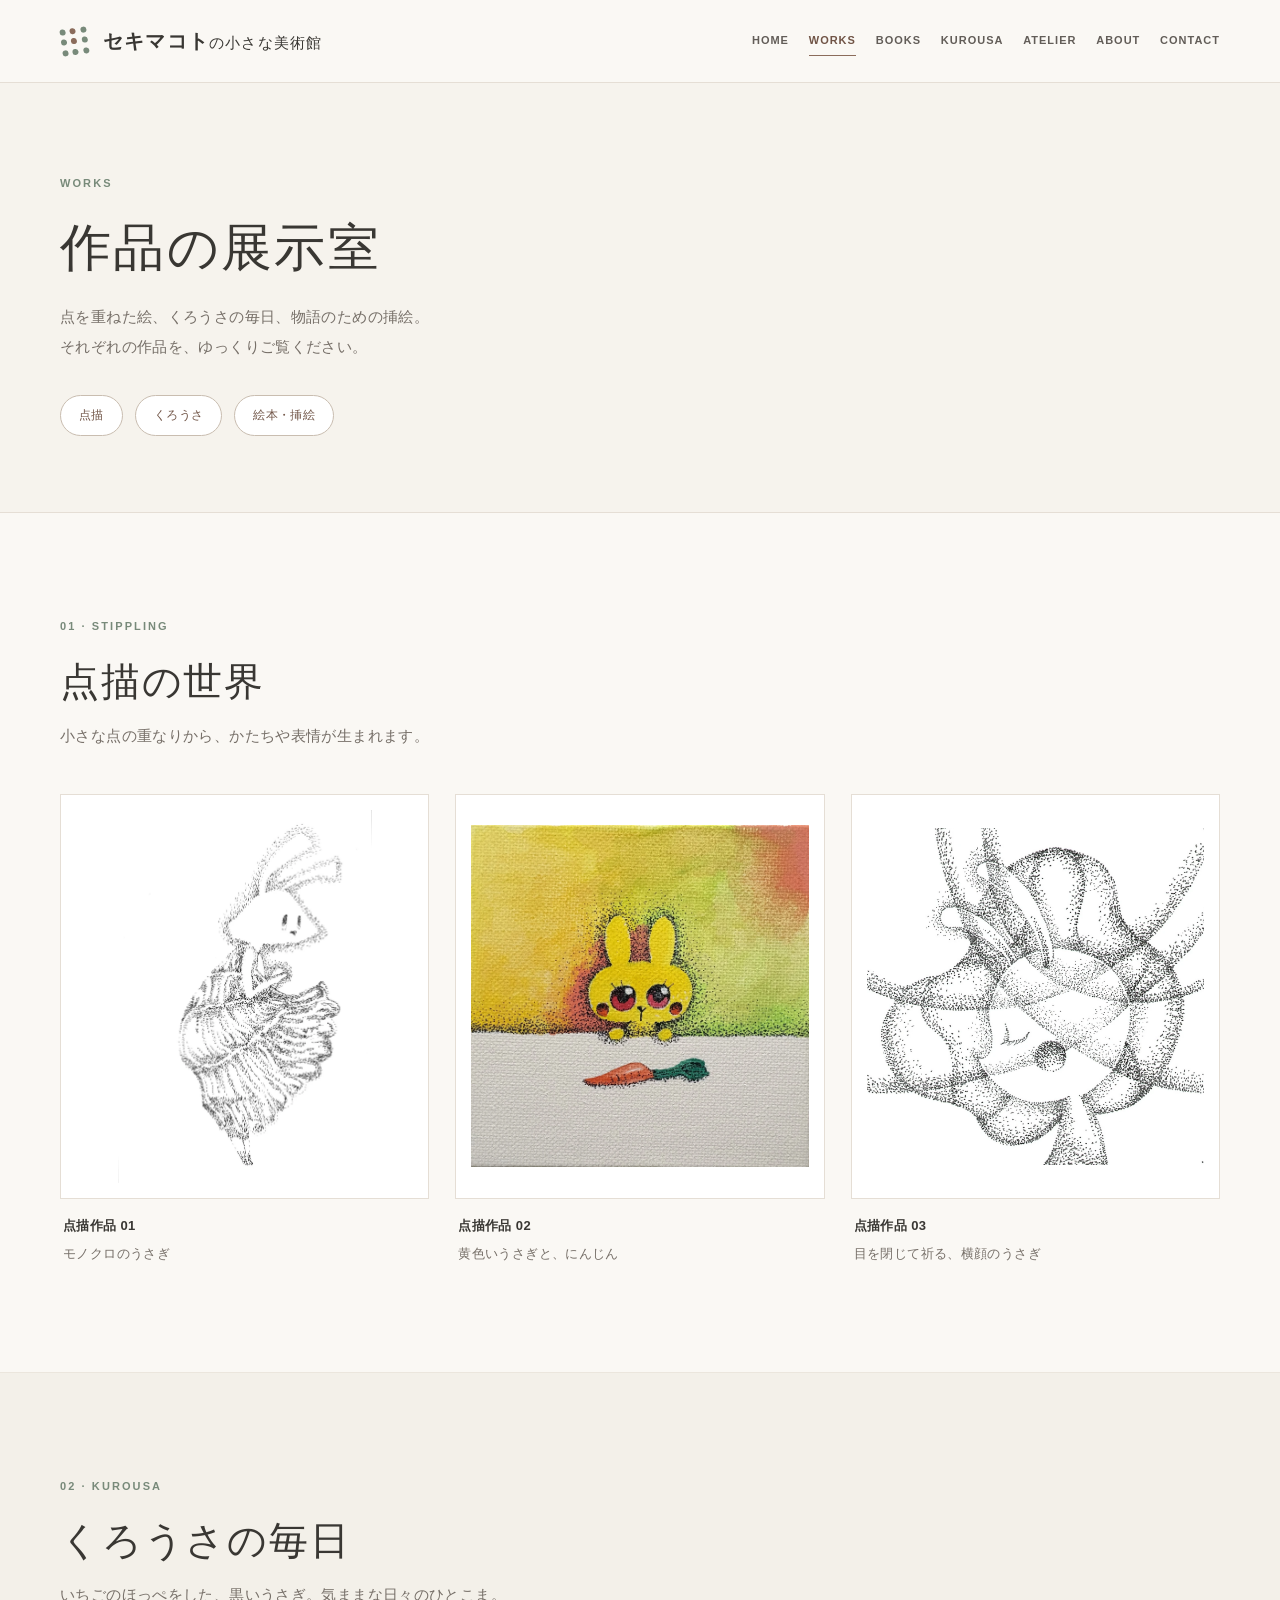
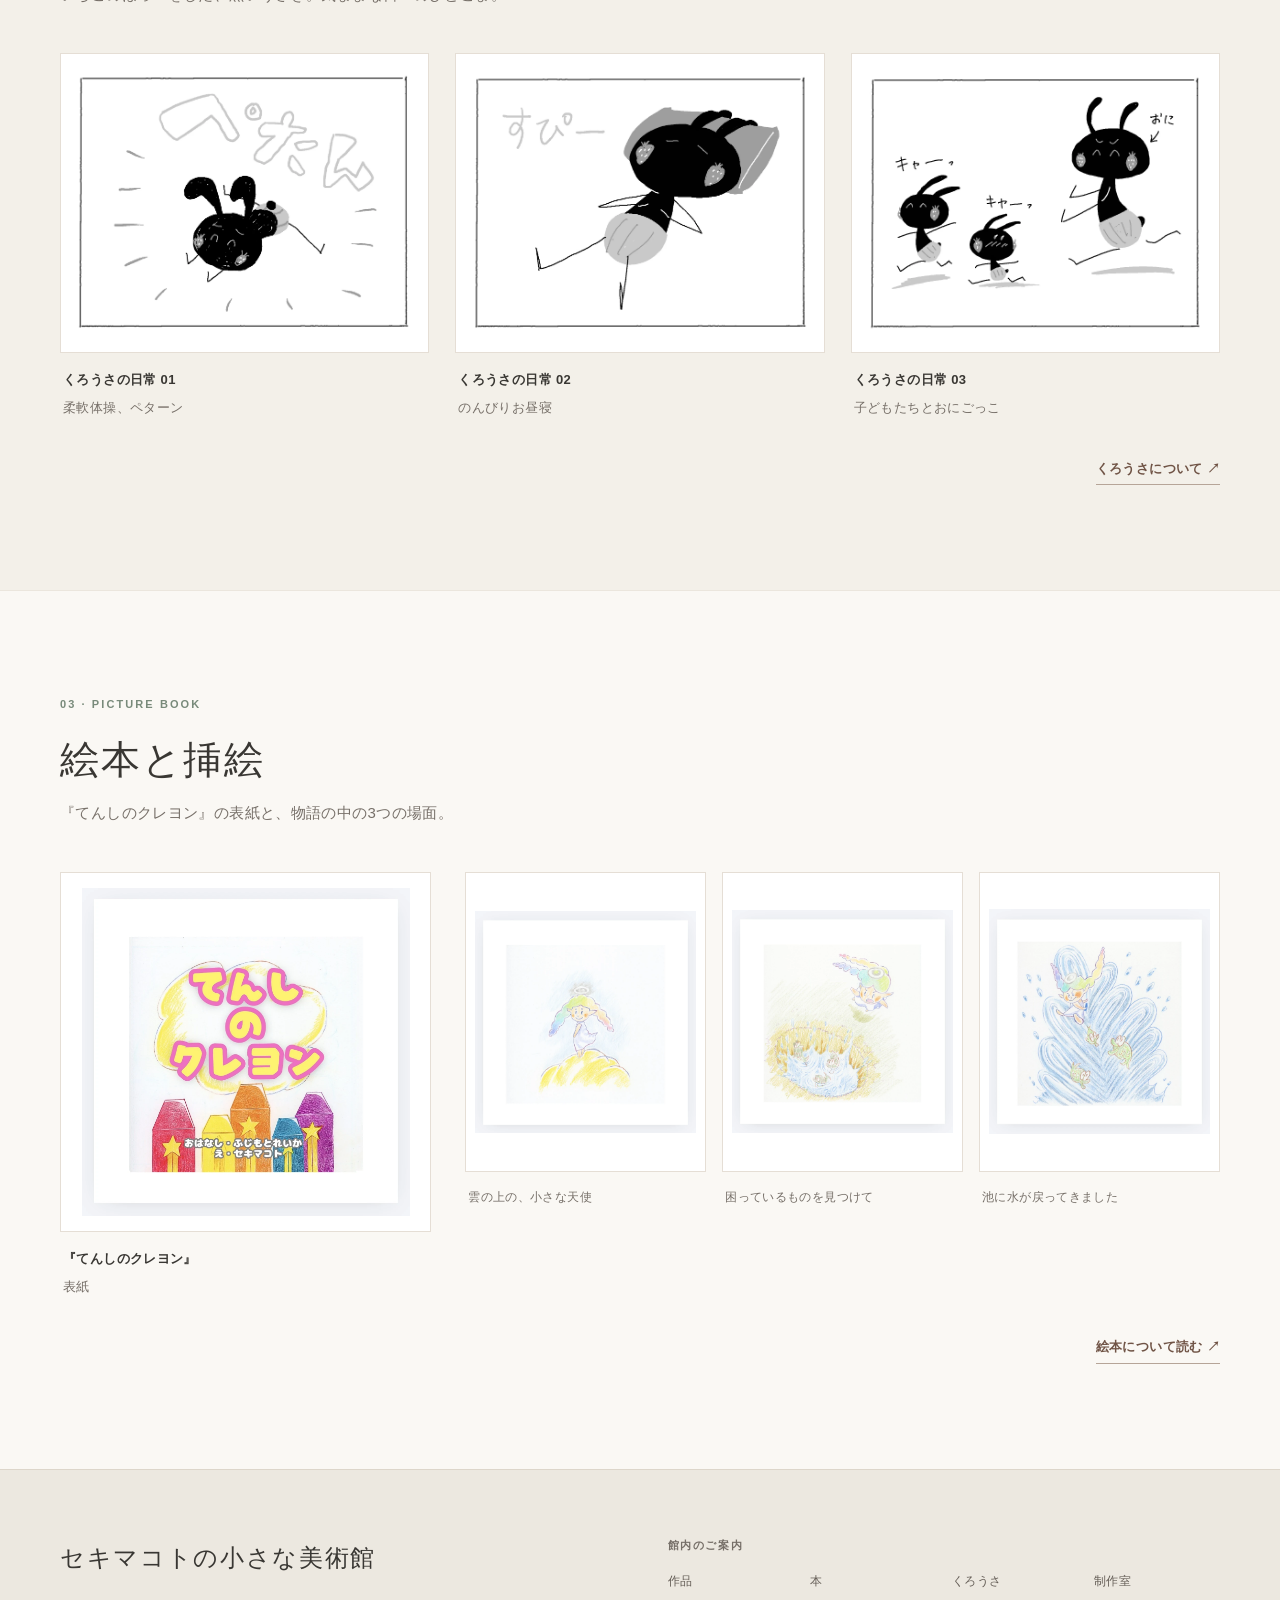
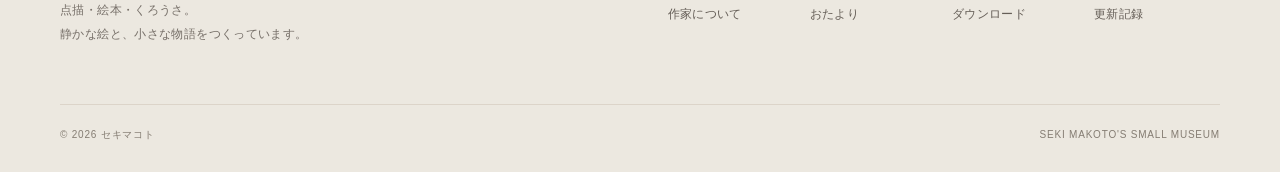
<file: works.html>
<!doctype html>
<html lang="ja">
<head>
  <meta charset="utf-8">
  <meta name="viewport" content="width=device-width, initial-scale=1">
  <meta name="theme-color" content="#f8f5ef">
  <meta name="description" content="点描作品3点、くろうさの日常3点、絵本『てんしのクレヨン』の挿絵を展示しています。">
  <meta property="og:type" content="website">
  <meta property="og:locale" content="ja_JP">
  <meta property="og:site_name" content="セキマコトの小さな美術館">
  <meta property="og:title" content="作品｜セキマコトの小さな美術館">
  <meta property="og:description" content="点描作品3点、くろうさの日常3点、絵本『てんしのクレヨン』の挿絵を展示しています。">
  <meta property="og:image" content="https://sekimakoto-official.pages.dev/images/seasons/hero-autumn.webp">
  <meta property="og:url" content="https://sekimakoto-official.pages.dev/works.html">
  <link rel="canonical" href="https://sekimakoto-official.pages.dev/works.html">
  <link rel="icon" href="favicon.svg" type="image/svg+xml">
  <link rel="stylesheet" href="css/style.css">
  <script src="js/main.js" defer></script>
  <title>作品｜セキマコトの小さな美術館</title>
</head>
<body>
  <a class="skip-link" href="#main">本文へ移動</a>
  <header class="site-header" id="site-header">
    <div class="shell header-inner">
      <a class="brand" href="index.html" aria-label="セキマコトの小さな美術館 トップページへ">
        <span class="brand-mark" aria-hidden="true"><i></i><i></i><i></i><i></i><i></i><i></i><i></i><i></i><i></i></span>
        <span class="brand-name">セキマコト<span class="brand-small">の小さな美術館</span></span>
      </a>
      <button class="menu-toggle" type="button" aria-label="メニューを開く" aria-expanded="false" aria-controls="main-navigation"><span></span><span></span><span></span></button>
      <nav class="site-nav" id="main-navigation" aria-label="メインメニュー">
<a href="index.html">HOME</a><a href="works.html" aria-current="page">WORKS</a><a href="books.html">BOOKS</a><a href="kurousa.html">KUROUSA</a><a href="atelier.html">ATELIER</a><a href="about.html">ABOUT</a><a href="contact.html">CONTACT</a>      </nav>
    </div>
  </header>
  <main id="main">
<section class="page-intro"><div class="shell"><p class="eyebrow">WORKS</p><h1>作品の展示室</h1><p>点を重ねた絵、くろうさの毎日、物語のための挿絵。<br>それぞれの作品を、ゆっくりご覧ください。</p><nav class="anchor-nav" aria-label="作品カテゴリ"><a href="#stippling">点描</a><a href="#kurousa">くろうさ</a><a href="#picturebook">絵本・挿絵</a></nav></div></section>
<section class="section" id="stippling"><div class="shell"><div class="section-heading "><p class="eyebrow">01 · STIPPLING</p><h2>点描の世界</h2><p class="section-intro">小さな点の重なりから、かたちや表情が生まれます。</p></div>
<div class="art-grid art-grid-stippling"><figure class="art-piece"><div class="art-frame tall"><img src="images/works/stippling-rabbit.webp" alt="モノクロの点描で描いた、布のような形に包まれたうさぎ" width="1022" height="1500" loading="lazy" decoding="async" class=""></div><figcaption><strong>点描作品 01</strong><span>モノクロのうさぎ</span></figcaption></figure><figure class="art-piece"><div class="art-frame tall"><img src="images/works/stippling-yellow-rabbit.webp" alt="色鮮やかな背景で、にんじんを見つめる黄色いうさぎの点描" width="1479" height="1500" loading="lazy" decoding="async" class=""></div><figcaption><strong>点描作品 02</strong><span>黄色いうさぎと、にんじん</span></figcaption></figure><figure class="art-piece"><div class="art-frame tall"><img src="images/works/stippling-praying-rabbit.webp" alt="目を閉じて祈る、横顔のうさぎを描いたモノクロの点描" width="1176" height="1177" loading="lazy" decoding="async" class=""></div><figcaption><strong>点描作品 03</strong><span>目を閉じて祈る、横顔のうさぎ</span></figcaption></figure></div>
</div></section>
<section class="section section-quiet" id="kurousa"><div class="shell"><div class="section-heading "><p class="eyebrow">02 · KUROUSA</p><h2>くろうさの毎日</h2><p class="section-intro">いちごのほっぺをした、黒いうさぎ。気ままな日々のひとこま。</p></div>
<div class="art-grid"><figure class="art-piece"><div class="art-frame wide"><img src="images/works/kurousa-stretch.webp" alt="「ペターン」と床に身体をつけて柔軟体操するくろうさ" width="1471" height="1131" loading="lazy" decoding="async" class=""></div><figcaption><strong>くろうさの日常 01</strong><span>柔軟体操、ペターン</span></figcaption></figure><figure class="art-piece"><div class="art-frame wide"><img src="images/works/kurousa-nap.webp" alt="「すぴー」とお昼寝しているくろうさ" width="1469" height="1126" loading="lazy" decoding="async" class=""></div><figcaption><strong>くろうさの日常 02</strong><span>のんびりお昼寝</span></figcaption></figure><figure class="art-piece"><div class="art-frame wide"><img src="images/works/kurousa-tag.webp" alt="子どもたちと「おにごっこ」をして走るくろうさ" width="1472" height="1128" loading="lazy" decoding="async" class=""></div><figcaption><strong>くろうさの日常 03</strong><span>子どもたちとおにごっこ</span></figcaption></figure></div><p class="section-link"><a class="inline-link" href="kurousa.html">くろうさについて ↗</a></p>
</div></section>
<section class="section" id="picturebook"><div class="shell"><div class="section-heading "><p class="eyebrow">03 · PICTURE BOOK</p><h2>絵本と挿絵</h2><p class="section-intro">『てんしのクレヨン』の表紙と、物語の中の3つの場面。</p></div>
<div class="picturebook-layout"><figure class="art-piece cover-piece"><div class="art-frame"><img src="images/picturebook/tenshi-cover.webp" alt="絵本『てんしのクレヨン』の表紙" width="1290" height="1290" loading="lazy" decoding="async" class=""></div><figcaption><strong>『てんしのクレヨン』</strong><span>表紙</span></figcaption></figure><div class="scene-grid"><figure class="art-piece"><div class="art-frame scene"><img src="images/picturebook/tenshi-scene-01.webp" alt="雲の上に立つ小さな天使" width="1290" height="1297" loading="lazy" decoding="async" class=""></div><figcaption>雲の上の、小さな天使</figcaption></figure><figure class="art-piece"><div class="art-frame scene"><img src="images/picturebook/tenshi-scene-02.webp" alt="水の少ない池を見つけた天使" width="1290" height="1301" loading="lazy" decoding="async" class=""></div><figcaption>困っているものを見つけて</figcaption></figure><figure class="art-piece"><div class="art-frame scene"><img src="images/picturebook/tenshi-scene-03.webp" alt="不思議なクレヨンから生まれた水が池にあふれ、魚が泳ぐ場面" width="1290" height="1315" loading="lazy" decoding="async" class=""></div><figcaption>池に水が戻ってきました</figcaption></figure></div></div><p class="section-link"><a class="inline-link" href="tenshi.html">絵本について読む ↗</a></p>
</div></section>
</main>
  <footer class="site-footer">
    <div class="shell footer-inner">
      <div class="footer-about"><a class="footer-title" href="index.html">セキマコトの小さな美術館</a><p>点描・絵本・くろうさ。<br>静かな絵と、小さな物語をつくっています。</p></div>
      <div class="footer-links"><p class="footer-heading">館内のご案内</p><nav aria-label="フッターメニュー"><a href="works.html">作品</a><a href="books.html">本</a><a href="kurousa.html">くろうさ</a><a href="atelier.html">制作室</a><a href="about.html">作家について</a><a href="contact.html">おたより</a><a href="downloads.html">ダウンロード</a><a href="changelog.html">更新記録</a></nav></div>
    </div>
    <div class="shell footer-bottom"><span>© 2026 セキマコト</span><span>SEKI MAKOTO'S SMALL MUSEUM</span></div>
  </footer>
</body>
</html>
</file>
<file: css/style.css>
/* セキマコトの小さな美術館 — 2026 autumn */
:root{--bg:#faf8f4;--paper:#fffefa;--paper2:#f4f0e9;--ink:#393733;--muted:#766f68;--line:#e5ded5;--accent:#8b6c5b;--accent-dark:#705446;--green:#788a7a;--radius:8px;--shadow:0 12px 32px rgba(65,54,42,.055);--shell:1160px}
*{box-sizing:border-box}
html{scroll-behavior:smooth;scroll-padding-top:108px}
body{margin:0;background:var(--bg);color:var(--ink);font-family:"Hiragino Kaku Gothic ProN","Yu Gothic","Noto Sans JP",sans-serif;font-size:15px;line-height:1.95;letter-spacing:.025em;-webkit-font-smoothing:antialiased}
img{display:block;max-width:100%;height:auto}
a{color:inherit;text-decoration:none}
button{font:inherit}
:focus-visible{outline:3px solid var(--green);outline-offset:4px}
.shell{width:min(calc(100% - 72px),var(--shell));margin-inline:auto}
.skip-link{position:absolute;z-index:300;top:-80px;left:16px;background:#fff;padding:12px 18px;border:2px solid var(--green)}
.skip-link:focus{top:12px}
.site-header{position:sticky;top:0;z-index:100;background:rgba(250,248,244,.96);border-bottom:1px solid var(--line);backdrop-filter:blur(14px);-webkit-backdrop-filter:blur(14px)}
.header-inner{display:flex;align-items:center;justify-content:space-between;min-height:82px;gap:26px}
.brand{display:inline-flex;align-items:center;gap:14px;flex-shrink:0;white-space:nowrap}
.brand-name{font-family:"Yu Mincho","Hiragino Mincho ProN","Noto Serif JP",serif;font-size:20px;letter-spacing:.06em;font-weight:600}
.brand-small{font-size:15px;font-weight:400}
.brand-mark{width:29px;height:29px;display:grid;grid-template-columns:repeat(3,1fr);gap:3px;transform:rotate(-8deg)}
.brand-mark i{width:6px;height:6px;border-radius:50%;background:var(--green);align-self:center;justify-self:center}
.brand-mark i:nth-child(2),.brand-mark i:nth-child(5){background:var(--accent)}
.site-nav{display:flex;gap:clamp(10px,1.55vw,24px);align-items:center}
.site-nav a{font-size:11px;font-weight:600;letter-spacing:.09em;color:#625d58;padding:13px 0;position:relative;white-space:nowrap}
.site-nav a::after{content:"";position:absolute;bottom:9px;left:0;width:0;height:1px;background:var(--accent);transition:width .2s}
.site-nav a:hover::after,.site-nav a[aria-current="page"]::after{width:100%}
.site-nav a[aria-current="page"]{color:var(--accent-dark)}
.menu-toggle{display:none}
.eyebrow,.mini-label{font-size:11px;font-weight:650;letter-spacing:.19em;color:var(--green);line-height:1.6;margin:0 0 17px}
.mini-label{color:var(--accent)}
h1,h2,h3,p{margin-top:0}
h1,h2,h3{font-family:"Yu Mincho","Hiragino Mincho ProN","Noto Serif JP",serif;line-height:1.48;letter-spacing:.045em;font-weight:500}
h1{font-size:clamp(34px,4vw,58px)}h2{font-size:clamp(27px,3.15vw,39px)}h3{font-size:23px}
p{margin-bottom:1.15em}
.section{padding:105px 0}
.section-quiet{background:#f3f0e9;border-block:1px solid #ebe6dd}
.section-heading{margin-bottom:44px}.section-heading h2{margin:0 0 10px}.section-intro{color:var(--muted);margin:0;max-width:720px}
.center{text-align:center}.small-section{max-width:680px}
.button-row{display:flex;gap:12px;flex-wrap:wrap;align-items:center;margin-top:28px}
.button{display:inline-flex;justify-content:center;align-items:center;gap:20px;min-height:48px;padding:11px 22px;border:1px solid var(--accent);border-radius:3px;font-size:13px;font-weight:600;letter-spacing:.035em;line-height:1.5;transition:background .2s,color .2s,transform .2s}
.button:hover{transform:translateY(-2px)}
.button-primary{background:var(--accent);color:white}.button-primary:hover{background:var(--accent-dark)}
.button-outline{background:transparent;color:var(--accent-dark)}.button-outline:hover{background:#efe9e2}
.inline-link{display:inline-block;border-bottom:1px solid #b6a598;padding-bottom:3px;color:var(--accent-dark);font-size:13px;font-weight:650;transition:color .2s,border-color .2s}
.inline-link:hover{color:var(--green);border-color:var(--green)}
.section-link{text-align:right;margin:32px 0 0}
/* Home hero: artwork is right-aligned, copy stays on the original left-side whitespace */
.hero-section{padding:29px 0 18px}
.hero-stage{position:relative;isolation:isolate;min-height:560px;background:white;border:1px solid #ebe6df;overflow:hidden}
.hero-art{position:absolute;z-index:0;inset:0;width:100%;height:100%;object-fit:cover;object-position:center center}
.hero-copy{position:relative;z-index:1;width:min(52%,610px);padding:clamp(45px,6.2vw,94px) 0 64px clamp(30px,5.6vw,78px)}
.hero-copy h1{font-size:clamp(34px,4.2vw,57px);line-height:1.5;letter-spacing:.09em;margin-bottom:17px}
.hero-kicker{font-family:"Yu Mincho","Hiragino Mincho ProN",serif;font-size:17px;letter-spacing:.09em;margin:0 0 17px}
.hero-description{font-size:14px;color:var(--muted);margin:0 0 33px}
.hero-caption{font-size:11px;color:#8b8177;text-align:right;margin:8px 2px 0;letter-spacing:.08em}
/* Welcome */
.intro-layout{display:grid;grid-template-columns:1fr 1.08fr;gap:70px;align-items:start}
.intro-title{line-height:1.65;margin-bottom:0}
.intro-text{max-width:490px;padding-top:12px}.intro-text p{margin-bottom:23px}
/* Book notice */
.feature-story{display:grid;grid-template-columns:37% 1fr;align-items:center;gap:clamp(30px,6vw,90px);padding:36px 5%;background:var(--paper);border:1px solid var(--line)}
.feature-image{width:100%;max-width:330px;justify-self:center;background:#fff;padding:16px;border:1px solid #f0ece7}
.feature-image img{width:100%;aspect-ratio:1;object-fit:contain}
.feature-copy h3{font-size:clamp(27px,3vw,39px);margin:0 0 9px}.feature-sub{font-size:18px;font-family:"Yu Mincho","Hiragino Mincho ProN",serif;margin-bottom:24px}
.feature-copy>p:not(.mini-label){max-width:530px}.byline{font-size:13px;color:var(--muted)}
/* Featured work cards */
.feature-grid{display:grid;grid-template-columns:repeat(3,minmax(0,1fr));gap:25px}
.feature-card{display:block;background:var(--paper);border:1px solid var(--line);transition:transform .2s,box-shadow .2s}
.feature-card:hover{transform:translateY(-5px);box-shadow:var(--shadow)}
.feature-card-media{display:flex;height:285px;align-items:center;justify-content:center;overflow:hidden;padding:20px;background:#fff}
.feature-card-media img{width:100%;height:100%;object-fit:contain}
.feature-card-info{display:block;padding:23px 24px 25px}.feature-card-info .eyebrow{display:block;margin:0 0 8px}
.feature-card-info strong{display:block;font-family:"Yu Mincho","Hiragino Mincho ProN",serif;font-size:24px;font-weight:500;margin-bottom:7px}
.feature-card-info>span:last-child{display:block;font-size:12px;color:var(--muted)}
/* Books */
.book-grid{display:grid;grid-template-columns:repeat(3,minmax(0,1fr));gap:25px}
.book-card{min-width:0}.book-thumb{display:block;background:#fff;border:1px solid var(--line);padding:15px;transition:transform .2s}
.book-thumb:hover{transform:translateY(-3px)}
.book-cover-img{width:100%;aspect-ratio:1;object-fit:contain}
.book-card>div{padding:18px 3px}.book-card h3{font-size:21px;margin:0 0 9px}.book-card p:not(.eyebrow){font-size:12px;color:var(--muted)}
.book-card .eyebrow{margin-bottom:8px;font-size:10px}
/* Atelier teaser */
.atelier-feature{display:grid;grid-template-columns:1.17fr .83fr;gap:65px;align-items:center}
.atelier-feature-image{border:1px solid var(--line);background:#fff;padding:11px}
.atelier-feature-image img{width:100%;aspect-ratio:1.45;object-fit:cover;object-position:center}
.atelier-feature-text p:not(.eyebrow){max-width:370px;color:var(--muted)}
.atelier-feature-text .button{margin-top:15px}
.last-invite{border-top:1px solid var(--line);padding:75px 0 85px}.last-invite h2{margin-bottom:17px}.last-invite p:not(.eyebrow){color:var(--muted)}
/* Page headers */
.page-intro{padding:92px 0 76px;border-bottom:1px solid var(--line);background:#f6f3ed}
.page-intro h1{font-size:clamp(34px,4vw,53px);margin-bottom:17px}
.page-intro p:not(.eyebrow){color:var(--muted);font-size:15px;margin:0}
.anchor-nav{display:flex;flex-wrap:wrap;gap:12px;margin-top:34px}
.anchor-nav a{display:inline-block;padding:8px 18px;border:1px solid #c9bdb0;border-radius:30px;font-size:12px;color:var(--accent-dark);background:#fff}
.anchor-nav a:hover{background:#eee8df}
/* Works */
.art-grid{display:grid;grid-template-columns:repeat(3,minmax(0,1fr));gap:26px}
.art-piece{margin:0;min-width:0}
.art-frame{background:#fff;border:1px solid var(--line);padding:15px;display:flex;align-items:center;justify-content:center;overflow:hidden;min-height:300px}
.art-frame img{max-width:100%;max-height:100%;width:100%;height:100%;object-fit:contain}
.art-frame.tall{height:405px}.art-frame.wide{height:300px}.art-frame.scene{height:310px}
.art-piece figcaption{display:flex;flex-direction:column;gap:3px;padding:14px 3px 0;font-size:13px;color:var(--muted)}
.art-piece figcaption strong{font-weight:600;color:var(--ink)}
.picturebook-layout{display:grid;grid-template-columns:32% 1fr;gap:34px;align-items:start}
.cover-piece .art-frame{height:360px}.scene-grid{display:grid;grid-template-columns:repeat(3,minmax(0,1fr));gap:16px}
.scene-grid .art-frame.scene{height:270px;padding:9px}.scene-grid figcaption{font-size:12px}
/* Book details */
.book-detail{display:grid;grid-template-columns:37% 1fr;gap:clamp(32px,6vw,92px);align-items:center;padding:0 0 72px;margin-bottom:75px;border-bottom:1px solid var(--line)}
.book-detail:last-child{border:0;margin-bottom:0;padding-bottom:0}
.book-detail-art{max-width:405px;padding:18px;border:1px solid var(--line);background:#fff}
.book-detail-art img{width:100%;height:auto}
.book-detail-copy h2{font-size:clamp(28px,3.4vw,43px);margin:0 0 20px}
.book-detail-copy>p:not(.eyebrow){max-width:600px}
.small-note{font-size:11px!important;color:#817a73!important;margin-top:15px}
/* Kurousa */
.kurousa-intro{display:grid;grid-template-columns:42% 1fr;align-items:center;gap:clamp(35px,7vw,100px)}
.kurousa-portrait{background:#fff;border:1px solid var(--line);padding:26px}
.kurousa-portrait img{aspect-ratio:1;object-fit:contain}
.kurousa-intro p:not(.eyebrow){max-width:450px}
/* Atelier */
.atelier-now{display:grid;grid-template-columns:1.2fr .8fr;gap:60px;align-items:center}
.atelier-now-photo{padding:12px;background:#fff;border:1px solid var(--line)}
.atelier-now-photo img{width:100%;aspect-ratio:1.35;object-fit:cover}
.atelier-now-copy p:not(.eyebrow){color:var(--muted)}
.making-grid{display:grid;grid-template-columns:repeat(4,minmax(0,1fr));gap:20px}
.making-step{margin:0;background:#fff;border:1px solid var(--line)}
.making-image{height:255px;padding:10px;display:flex;align-items:center;justify-content:center}
.making-image img{width:100%;height:100%;object-fit:contain}
.making-step figcaption{padding:15px 17px 18px}
.making-step figcaption>span{color:var(--green);font-size:11px;font-weight:650;letter-spacing:.12em;margin-right:10px}
.making-step figcaption strong{font-family:"Yu Mincho","Hiragino Mincho ProN",serif;font-size:19px;font-weight:500}
.making-step figcaption p{font-size:12px;color:var(--muted);line-height:1.85;margin:10px 0 0}
.atelier-note{max-width:690px;text-align:center;margin:55px auto 0}.atelier-note .button{margin-top:12px}
/* About */
.about-layout{display:grid;grid-template-columns:1fr 1fr;gap:70px;align-items:center}
.about-image{background:#fff;padding:13px;border:1px solid var(--line)}
.about-image img{width:100%;aspect-ratio:1.2;object-fit:cover}
.about-copy p:not(.eyebrow){max-width:530px}
/* Contact & download */
.letter-card{max-width:770px;margin:auto;padding:65px 45px;text-align:center;background:var(--paper);border:1px solid var(--line)}
.letter-card h2{margin-bottom:20px}.letter-card p:not(.eyebrow){color:var(--muted)}.letter-card .button{margin-top:17px}
.letter-mark{font-size:31px;color:var(--green);margin-bottom:20px}
/* Tenshi story */
.tenshi-hero{margin:0;padding:0;border:0}
.story-layout{display:grid;grid-template-columns:.8fr 1.2fr;gap:70px}
.story-prose{max-width:650px}.story-prose h3{font-size:23px;margin:45px 0 20px}.story-prose p{margin-bottom:24px}
/* History */
.timeline{max-width:850px}.timeline article{position:relative;padding:0 0 37px 36px;border-left:1px solid #c7bbb0}
.timeline article:before{content:"";position:absolute;left:-5px;top:3px;width:9px;height:9px;border-radius:50%;background:var(--green)}
.timeline article:last-child{border-left:0;padding-bottom:0}
.timeline h2{font-size:26px;margin:0 0 9px}.timeline p{color:var(--muted)}
/* Footer */
.site-footer{background:#ece8e0;border-top:1px solid #ddd6ca;padding-top:65px}
.footer-inner{display:grid;grid-template-columns:1fr 1fr;gap:55px;padding-bottom:58px}
.footer-title{font-family:"Yu Mincho","Hiragino Mincho ProN",serif;font-size:24px;letter-spacing:.07em}
.footer-about p{font-size:12px;color:var(--muted);margin:18px 0 0}
.footer-heading{font-size:11px;color:var(--muted);letter-spacing:.15em;font-weight:700;margin:0 0 14px}
.footer-links nav{display:grid;grid-template-columns:repeat(4,minmax(0,1fr));gap:9px 16px}
.footer-links nav a{font-size:12px;color:#655e57}.footer-links nav a:hover{color:var(--accent-dark);text-decoration:underline}
.footer-bottom{display:flex;justify-content:space-between;gap:20px;padding:20px 0 27px;border-top:1px solid #dcd4c9;font-size:10px;color:#857d73;letter-spacing:.08em}
.not-found{text-align:center;max-width:650px;margin:18vh auto;padding:0 20px}.not-found h1{font-size:34px}.not-found .button{margin-top:20px}
@media (max-width:1050px){.shell{width:min(calc(100% - 52px),var(--shell))}.header-inner{min-height:74px}.menu-toggle{display:flex;flex-direction:column;justify-content:center;align-items:center;gap:5px;width:44px;height:44px;border:1px solid var(--line);border-radius:3px;background:transparent;cursor:pointer;flex-shrink:0}.menu-toggle span{display:block;width:20px;height:1px;background:var(--ink);transition:transform .2s,opacity .2s}.menu-toggle[aria-expanded="true"] span:nth-child(1){transform:translateY(6px) rotate(45deg)}.menu-toggle[aria-expanded="true"] span:nth-child(2){opacity:0}.menu-toggle[aria-expanded="true"] span:nth-child(3){transform:translateY(-6px) rotate(-45deg)}.site-nav{display:none;position:absolute;top:100%;left:0;right:0;padding:14px 26px 22px;background:var(--bg);border-bottom:1px solid var(--line);box-shadow:0 12px 18px rgba(40,40,40,.05);flex-direction:column;align-items:stretch;gap:0}.site-nav.is-open{display:flex}.site-nav a{font-size:12px;padding:10px 12px;border-bottom:1px solid #e9e3da}.site-nav a::after{display:none}.hero-stage{min-height:480px}.hero-copy{width:57%}.making-grid{grid-template-columns:repeat(2,1fr)}.scene-grid{grid-template-columns:1fr}.scene-grid .art-frame.scene{height:230px}.picturebook-layout{grid-template-columns:36% 1fr}}
@media (max-width:740px){html{scroll-padding-top:83px}.shell{width:min(calc(100% - 34px),var(--shell))}.header-inner{min-height:66px}.brand{gap:9px}.brand-mark{width:22px;height:22px;gap:1px}.brand-mark i{width:5px;height:5px}.brand-name{font-size:17px}.brand-small{font-size:12px}.section{padding:67px 0}.section-heading{margin-bottom:30px}.page-intro{padding:59px 0 54px}.page-intro p:not(.eyebrow){font-size:14px}.hero-section{padding:14px 0 6px}.hero-stage{display:flex;flex-direction:column-reverse;min-height:0}.hero-art{position:relative;z-index:0;width:100%;height:auto;aspect-ratio:1.18;object-fit:cover;object-position:right center}.hero-copy{width:100%;padding:38px 27px 28px}.hero-copy h1{font-size:clamp(31px,8vw,43px);margin-bottom:11px}.hero-copy .eyebrow{font-size:9px}.hero-kicker{font-size:16px;margin-bottom:9px}.hero-description{font-size:13px;margin-bottom:22px}.hero-caption{font-size:10px}.intro-layout,.feature-story,.atelier-feature,.book-detail,.kurousa-intro,.atelier-now,.about-layout,.story-layout{grid-template-columns:1fr;gap:26px}.intro-title{font-size:32px}.intro-text{padding:0}.feature-story{padding:25px 22px 30px}.feature-image{max-width:265px}.feature-copy h3{font-size:29px}.feature-sub{font-size:16px}.feature-grid{grid-template-columns:1fr;gap:18px}.feature-card{display:grid;grid-template-columns:43% 1fr;align-items:center}.feature-card-media{height:185px;padding:10px}.feature-card-info{padding:15px 17px}.feature-card-info strong{font-size:21px}.feature-card-info .eyebrow{font-size:9px}.book-grid{grid-template-columns:1fr;gap:22px}.book-card{display:grid;grid-template-columns:36% 1fr;gap:17px;align-items:center}.book-thumb{padding:8px}.book-card>div{padding:0}.book-card h3{font-size:18px}.atelier-feature-image img{aspect-ratio:1.35}.atelier-feature-text h2{font-size:32px}.last-invite{padding:60px 0}.art-grid{grid-template-columns:1fr;gap:27px}.art-grid-stippling{grid-template-columns:1fr}.art-frame.tall{height:380px}.art-frame.wide{height:270px}.art-frame.scene{height:300px}.picturebook-layout{grid-template-columns:1fr;gap:30px}.cover-piece .art-frame{height:350px}.scene-grid{grid-template-columns:1fr;gap:24px}.scene-grid .art-frame.scene{height:300px}.book-detail{padding-bottom:55px;margin-bottom:56px}.book-detail-art{max-width:330px;margin:auto}.kurousa-portrait{max-width:390px;margin:auto}.atelier-now-photo img{aspect-ratio:1.35}.making-grid{grid-template-columns:1fr;gap:16px}.making-step{display:grid;grid-template-columns:42% 1fr}.making-image{height:210px}.making-step figcaption{align-self:center}.about-image img{aspect-ratio:1.4}.letter-card{padding:42px 23px}.footer-inner{grid-template-columns:1fr;gap:35px;padding-bottom:36px}.footer-links nav{grid-template-columns:repeat(2,1fr)}.footer-bottom{flex-direction:column;gap:2px}.button-row{gap:9px}.button{font-size:12px;padding:11px 16px}.timeline article{padding-left:25px}}
@media (max-width:380px){.brand-name{font-size:15px}.brand-small{font-size:11px}.hero-copy{padding:30px 20px 26px}.feature-card{grid-template-columns:40% 1fr}.feature-card-info strong{font-size:19px}.book-card h3{font-size:16px}}
@media (prefers-reduced-motion:reduce){html{scroll-behavior:auto}*,*::before,*::after{animation-duration:.01ms!important;transition-duration:.01ms!important}}
</file>
